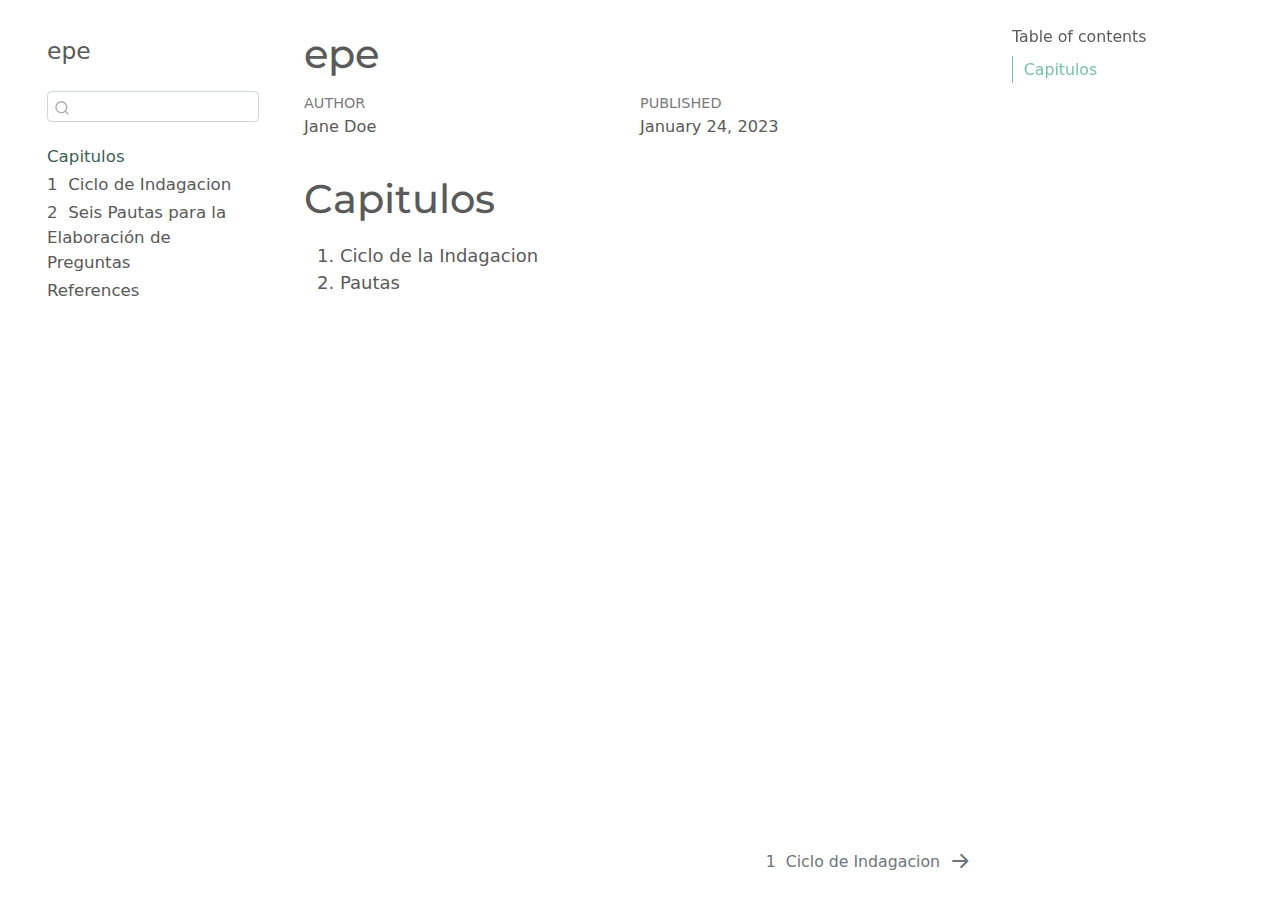
<file: _book/index.html>
<!DOCTYPE html>
<html xmlns="http://www.w3.org/1999/xhtml" lang="en" xml:lang="en"><head>

<meta charset="utf-8">
<meta name="generator" content="quarto-1.2.269">

<meta name="viewport" content="width=device-width, initial-scale=1.0, user-scalable=yes">

<meta name="author" content="Jane Doe">
<meta name="dcterms.date" content="2023-01-24">

<title>epe</title>
<style>
code{white-space: pre-wrap;}
span.smallcaps{font-variant: small-caps;}
div.columns{display: flex; gap: min(4vw, 1.5em);}
div.column{flex: auto; overflow-x: auto;}
div.hanging-indent{margin-left: 1.5em; text-indent: -1.5em;}
ul.task-list{list-style: none;}
ul.task-list li input[type="checkbox"] {
  width: 0.8em;
  margin: 0 0.8em 0.2em -1.6em;
  vertical-align: middle;
}
</style>


<script src="site_libs/quarto-nav/quarto-nav.js"></script>
<script src="site_libs/quarto-nav/headroom.min.js"></script>
<script src="site_libs/clipboard/clipboard.min.js"></script>
<script src="site_libs/quarto-search/autocomplete.umd.js"></script>
<script src="site_libs/quarto-search/fuse.min.js"></script>
<script src="site_libs/quarto-search/quarto-search.js"></script>
<meta name="quarto:offset" content="./">
<link href="./ciclo_indagacion.html" rel="next">
<script src="site_libs/quarto-html/quarto.js"></script>
<script src="site_libs/quarto-html/popper.min.js"></script>
<script src="site_libs/quarto-html/tippy.umd.min.js"></script>
<script src="site_libs/quarto-html/anchor.min.js"></script>
<link href="site_libs/quarto-html/tippy.css" rel="stylesheet">
<link href="site_libs/quarto-html/quarto-syntax-highlighting.css" rel="stylesheet" id="quarto-text-highlighting-styles">
<script src="site_libs/bootstrap/bootstrap.min.js"></script>
<link href="site_libs/bootstrap/bootstrap-icons.css" rel="stylesheet">
<link href="site_libs/bootstrap/bootstrap.min.css" rel="stylesheet" id="quarto-bootstrap" data-mode="light">
<script id="quarto-search-options" type="application/json">{
  "location": "sidebar",
  "copy-button": false,
  "collapse-after": 3,
  "panel-placement": "start",
  "type": "textbox",
  "limit": 20,
  "language": {
    "search-no-results-text": "No results",
    "search-matching-documents-text": "matching documents",
    "search-copy-link-title": "Copy link to search",
    "search-hide-matches-text": "Hide additional matches",
    "search-more-match-text": "more match in this document",
    "search-more-matches-text": "more matches in this document",
    "search-clear-button-title": "Clear",
    "search-detached-cancel-button-title": "Cancel",
    "search-submit-button-title": "Submit"
  }
}</script>


</head>

<body class="nav-sidebar floating">

<div id="quarto-search-results"></div>
  <header id="quarto-header" class="headroom fixed-top">
  <nav class="quarto-secondary-nav" data-bs-toggle="collapse" data-bs-target="#quarto-sidebar" aria-controls="quarto-sidebar" aria-expanded="false" aria-label="Toggle sidebar navigation" onclick="if (window.quartoToggleHeadroom) { window.quartoToggleHeadroom(); }">
    <div class="container-fluid d-flex justify-content-between">
      <h1 class="quarto-secondary-nav-title">epe</h1>
      <button type="button" class="quarto-btn-toggle btn" aria-label="Show secondary navigation">
        <i class="bi bi-chevron-right"></i>
      </button>
    </div>
  </nav>
</header>
<!-- content -->
<div id="quarto-content" class="quarto-container page-columns page-rows-contents page-layout-article">
<!-- sidebar -->
  <nav id="quarto-sidebar" class="sidebar collapse sidebar-navigation floating overflow-auto">
    <div class="pt-lg-2 mt-2 text-left sidebar-header">
    <div class="sidebar-title mb-0 py-0">
      <a href="./">epe</a> 
    </div>
      </div>
      <div class="mt-2 flex-shrink-0 align-items-center">
        <div class="sidebar-search">
        <div id="quarto-search" class="" title="Search"></div>
        </div>
      </div>
    <div class="sidebar-menu-container"> 
    <ul class="list-unstyled mt-1">
        <li class="sidebar-item">
  <div class="sidebar-item-container"> 
  <a href="./index.html" class="sidebar-item-text sidebar-link active">Capitulos</a>
  </div>
</li>
        <li class="sidebar-item">
  <div class="sidebar-item-container"> 
  <a href="./ciclo_indagacion.html" class="sidebar-item-text sidebar-link"><span class="chapter-number">1</span>&nbsp; <span class="chapter-title">Ciclo de Indagacion</span></a>
  </div>
</li>
        <li class="sidebar-item">
  <div class="sidebar-item-container"> 
  <a href="./pautas_preguntas.html" class="sidebar-item-text sidebar-link"><span class="chapter-number">2</span>&nbsp; <span class="chapter-title">Seis Pautas para la Elaboración de Preguntas</span></a>
  </div>
</li>
        <li class="sidebar-item">
  <div class="sidebar-item-container"> 
  <a href="./references.html" class="sidebar-item-text sidebar-link">References</a>
  </div>
</li>
    </ul>
    </div>
</nav>
<!-- margin-sidebar -->
    <div id="quarto-margin-sidebar" class="sidebar margin-sidebar">
        <nav id="TOC" role="doc-toc" class="toc-active">
    <h2 id="toc-title">Table of contents</h2>
   
  <ul>
  <li><a href="#capitulos" id="toc-capitulos" class="nav-link active" data-scroll-target="#capitulos">Capitulos</a></li>
  </ul>
</nav>
    </div>
<!-- main -->
<main class="content" id="quarto-document-content">

<header id="title-block-header" class="quarto-title-block default">
<div class="quarto-title">
<h1 class="title d-none d-lg-block">epe</h1>
</div>



<div class="quarto-title-meta">

    <div>
    <div class="quarto-title-meta-heading">Author</div>
    <div class="quarto-title-meta-contents">
             <p>Jane Doe </p>
          </div>
  </div>
    
    <div>
    <div class="quarto-title-meta-heading">Published</div>
    <div class="quarto-title-meta-contents">
      <p class="date">January 24, 2023</p>
    </div>
  </div>
  
    
  </div>
  

</header>

<section id="capitulos" class="level1 unnumbered">
<h1 class="unnumbered">Capitulos</h1>
<ol type="1">
<li>Ciclo de la Indagacion</li>
<li>Pautas</li>
</ol>


</section>

</main> <!-- /main -->
<script id="quarto-html-after-body" type="application/javascript">
window.document.addEventListener("DOMContentLoaded", function (event) {
  const toggleBodyColorMode = (bsSheetEl) => {
    const mode = bsSheetEl.getAttribute("data-mode");
    const bodyEl = window.document.querySelector("body");
    if (mode === "dark") {
      bodyEl.classList.add("quarto-dark");
      bodyEl.classList.remove("quarto-light");
    } else {
      bodyEl.classList.add("quarto-light");
      bodyEl.classList.remove("quarto-dark");
    }
  }
  const toggleBodyColorPrimary = () => {
    const bsSheetEl = window.document.querySelector("link#quarto-bootstrap");
    if (bsSheetEl) {
      toggleBodyColorMode(bsSheetEl);
    }
  }
  toggleBodyColorPrimary();  
  const icon = "";
  const anchorJS = new window.AnchorJS();
  anchorJS.options = {
    placement: 'right',
    icon: icon
  };
  anchorJS.add('.anchored');
  const clipboard = new window.ClipboardJS('.code-copy-button', {
    target: function(trigger) {
      return trigger.previousElementSibling;
    }
  });
  clipboard.on('success', function(e) {
    // button target
    const button = e.trigger;
    // don't keep focus
    button.blur();
    // flash "checked"
    button.classList.add('code-copy-button-checked');
    var currentTitle = button.getAttribute("title");
    button.setAttribute("title", "Copied!");
    let tooltip;
    if (window.bootstrap) {
      button.setAttribute("data-bs-toggle", "tooltip");
      button.setAttribute("data-bs-placement", "left");
      button.setAttribute("data-bs-title", "Copied!");
      tooltip = new bootstrap.Tooltip(button, 
        { trigger: "manual", 
          customClass: "code-copy-button-tooltip",
          offset: [0, -8]});
      tooltip.show();    
    }
    setTimeout(function() {
      if (tooltip) {
        tooltip.hide();
        button.removeAttribute("data-bs-title");
        button.removeAttribute("data-bs-toggle");
        button.removeAttribute("data-bs-placement");
      }
      button.setAttribute("title", currentTitle);
      button.classList.remove('code-copy-button-checked');
    }, 1000);
    // clear code selection
    e.clearSelection();
  });
  function tippyHover(el, contentFn) {
    const config = {
      allowHTML: true,
      content: contentFn,
      maxWidth: 500,
      delay: 100,
      arrow: false,
      appendTo: function(el) {
          return el.parentElement;
      },
      interactive: true,
      interactiveBorder: 10,
      theme: 'quarto',
      placement: 'bottom-start'
    };
    window.tippy(el, config); 
  }
  const noterefs = window.document.querySelectorAll('a[role="doc-noteref"]');
  for (var i=0; i<noterefs.length; i++) {
    const ref = noterefs[i];
    tippyHover(ref, function() {
      // use id or data attribute instead here
      let href = ref.getAttribute('data-footnote-href') || ref.getAttribute('href');
      try { href = new URL(href).hash; } catch {}
      const id = href.replace(/^#\/?/, "");
      const note = window.document.getElementById(id);
      return note.innerHTML;
    });
  }
  const findCites = (el) => {
    const parentEl = el.parentElement;
    if (parentEl) {
      const cites = parentEl.dataset.cites;
      if (cites) {
        return {
          el,
          cites: cites.split(' ')
        };
      } else {
        return findCites(el.parentElement)
      }
    } else {
      return undefined;
    }
  };
  var bibliorefs = window.document.querySelectorAll('a[role="doc-biblioref"]');
  for (var i=0; i<bibliorefs.length; i++) {
    const ref = bibliorefs[i];
    const citeInfo = findCites(ref);
    if (citeInfo) {
      tippyHover(citeInfo.el, function() {
        var popup = window.document.createElement('div');
        citeInfo.cites.forEach(function(cite) {
          var citeDiv = window.document.createElement('div');
          citeDiv.classList.add('hanging-indent');
          citeDiv.classList.add('csl-entry');
          var biblioDiv = window.document.getElementById('ref-' + cite);
          if (biblioDiv) {
            citeDiv.innerHTML = biblioDiv.innerHTML;
          }
          popup.appendChild(citeDiv);
        });
        return popup.innerHTML;
      });
    }
  }
});
</script>
<nav class="page-navigation">
  <div class="nav-page nav-page-previous">
  </div>
  <div class="nav-page nav-page-next">
      <a href="./ciclo_indagacion.html" class="pagination-link">
        <span class="nav-page-text"><span class="chapter-number">1</span>&nbsp; <span class="chapter-title">Ciclo de Indagacion</span></span> <i class="bi bi-arrow-right-short"></i>
      </a>
  </div>
</nav>
</div> <!-- /content -->



</body></html>
</file>
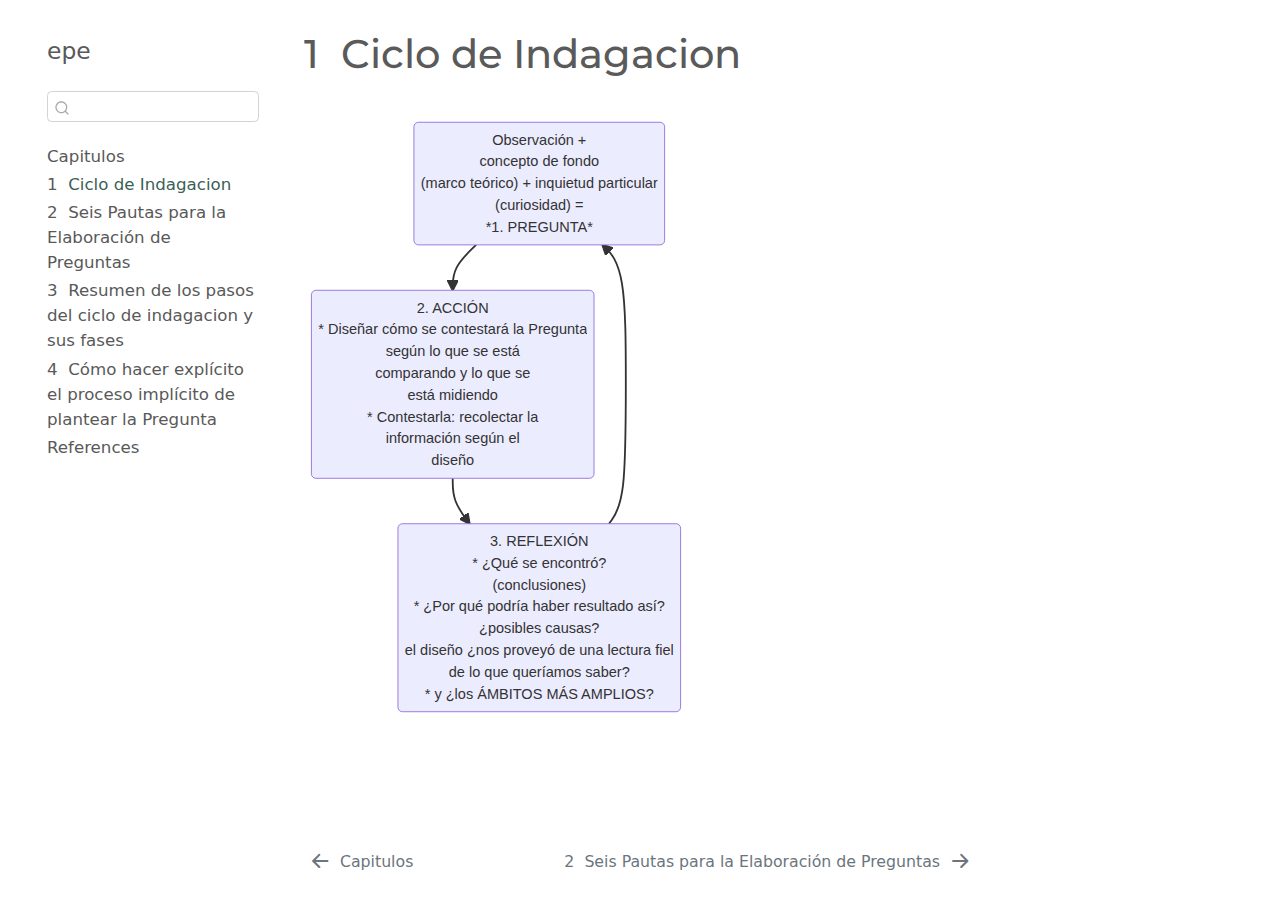
<file: _book/ciclo_indagacion.html>
<!DOCTYPE html>
<html xmlns="http://www.w3.org/1999/xhtml" lang="en" xml:lang="en"><head>

<meta charset="utf-8">
<meta name="generator" content="quarto-1.2.269">

<meta name="viewport" content="width=device-width, initial-scale=1.0, user-scalable=yes">


<title>epe - 1&nbsp; Ciclo de Indagacion</title>
<style>
code{white-space: pre-wrap;}
span.smallcaps{font-variant: small-caps;}
div.columns{display: flex; gap: min(4vw, 1.5em);}
div.column{flex: auto; overflow-x: auto;}
div.hanging-indent{margin-left: 1.5em; text-indent: -1.5em;}
ul.task-list{list-style: none;}
ul.task-list li input[type="checkbox"] {
  width: 0.8em;
  margin: 0 0.8em 0.2em -1.6em;
  vertical-align: middle;
}
</style>


<script src="site_libs/quarto-nav/quarto-nav.js"></script>
<script src="site_libs/quarto-nav/headroom.min.js"></script>
<script src="site_libs/clipboard/clipboard.min.js"></script>
<script src="site_libs/quarto-search/autocomplete.umd.js"></script>
<script src="site_libs/quarto-search/fuse.min.js"></script>
<script src="site_libs/quarto-search/quarto-search.js"></script>
<meta name="quarto:offset" content="./">
<link href="./pautas_preguntas.html" rel="next">
<link href="./index.html" rel="prev">
<script src="site_libs/quarto-html/quarto.js"></script>
<script src="site_libs/quarto-html/popper.min.js"></script>
<script src="site_libs/quarto-html/tippy.umd.min.js"></script>
<script src="site_libs/quarto-html/anchor.min.js"></script>
<link href="site_libs/quarto-html/tippy.css" rel="stylesheet">
<link href="site_libs/quarto-html/quarto-syntax-highlighting.css" rel="stylesheet" id="quarto-text-highlighting-styles">
<script src="site_libs/bootstrap/bootstrap.min.js"></script>
<link href="site_libs/bootstrap/bootstrap-icons.css" rel="stylesheet">
<link href="site_libs/bootstrap/bootstrap.min.css" rel="stylesheet" id="quarto-bootstrap" data-mode="light">
<script id="quarto-search-options" type="application/json">{
  "location": "sidebar",
  "copy-button": false,
  "collapse-after": 3,
  "panel-placement": "start",
  "type": "textbox",
  "limit": 20,
  "language": {
    "search-no-results-text": "No results",
    "search-matching-documents-text": "matching documents",
    "search-copy-link-title": "Copy link to search",
    "search-hide-matches-text": "Hide additional matches",
    "search-more-match-text": "more match in this document",
    "search-more-matches-text": "more matches in this document",
    "search-clear-button-title": "Clear",
    "search-detached-cancel-button-title": "Cancel",
    "search-submit-button-title": "Submit"
  }
}</script>
<script src="site_libs/quarto-diagram/mermaid.min.js"></script>
<script src="site_libs/quarto-diagram/mermaid-init.js"></script>
<link href="site_libs/quarto-diagram/mermaid.css" rel="stylesheet">


</head>

<body class="nav-sidebar floating">

<div id="quarto-search-results"></div>
  <header id="quarto-header" class="headroom fixed-top">
  <nav class="quarto-secondary-nav" data-bs-toggle="collapse" data-bs-target="#quarto-sidebar" aria-controls="quarto-sidebar" aria-expanded="false" aria-label="Toggle sidebar navigation" onclick="if (window.quartoToggleHeadroom) { window.quartoToggleHeadroom(); }">
    <div class="container-fluid d-flex justify-content-between">
      <h1 class="quarto-secondary-nav-title"><span class="chapter-number">1</span>&nbsp; <span class="chapter-title">Ciclo de Indagacion</span></h1>
      <button type="button" class="quarto-btn-toggle btn" aria-label="Show secondary navigation">
        <i class="bi bi-chevron-right"></i>
      </button>
    </div>
  </nav>
</header>
<!-- content -->
<div id="quarto-content" class="quarto-container page-columns page-rows-contents page-layout-article">
<!-- sidebar -->
  <nav id="quarto-sidebar" class="sidebar collapse sidebar-navigation floating overflow-auto">
    <div class="pt-lg-2 mt-2 text-left sidebar-header">
    <div class="sidebar-title mb-0 py-0">
      <a href="./">epe</a> 
    </div>
      </div>
      <div class="mt-2 flex-shrink-0 align-items-center">
        <div class="sidebar-search">
        <div id="quarto-search" class="" title="Search"></div>
        </div>
      </div>
    <div class="sidebar-menu-container"> 
    <ul class="list-unstyled mt-1">
        <li class="sidebar-item">
  <div class="sidebar-item-container"> 
  <a href="./index.html" class="sidebar-item-text sidebar-link">Capitulos</a>
  </div>
</li>
        <li class="sidebar-item">
  <div class="sidebar-item-container"> 
  <a href="./ciclo_indagacion.html" class="sidebar-item-text sidebar-link active"><span class="chapter-number">1</span>&nbsp; <span class="chapter-title">Ciclo de Indagacion</span></a>
  </div>
</li>
        <li class="sidebar-item">
  <div class="sidebar-item-container"> 
  <a href="./pautas_preguntas.html" class="sidebar-item-text sidebar-link"><span class="chapter-number">2</span>&nbsp; <span class="chapter-title">Seis Pautas para la Elaboración de Preguntas</span></a>
  </div>
</li>
        <li class="sidebar-item">
  <div class="sidebar-item-container"> 
  <a href="./resumen_pasos.html" class="sidebar-item-text sidebar-link"><span class="chapter-number">3</span>&nbsp; <span class="chapter-title">Resumen de los pasos del ciclo de indagacion y sus fases</span></a>
  </div>
</li>
        <li class="sidebar-item">
  <div class="sidebar-item-container"> 
  <a href="./proceso_pregunta.html" class="sidebar-item-text sidebar-link"><span class="chapter-number">4</span>&nbsp; <span class="chapter-title">Cómo hacer explícito el proceso implícito de plantear la Pregunta</span></a>
  </div>
</li>
        <li class="sidebar-item">
  <div class="sidebar-item-container"> 
  <a href="./references.html" class="sidebar-item-text sidebar-link">References</a>
  </div>
</li>
    </ul>
    </div>
</nav>
<!-- margin-sidebar -->
    <div id="quarto-margin-sidebar" class="sidebar margin-sidebar">
        
    </div>
<!-- main -->
<main class="content" id="quarto-document-content">

<header id="title-block-header" class="quarto-title-block default">
<div class="quarto-title">
<h1 class="title d-none d-lg-block"><span class="chapter-number">1</span>&nbsp; <span class="chapter-title">Ciclo de Indagacion</span></h1>
</div>



<div class="quarto-title-meta">

    
  
    
  </div>
  

</header>

<div class="cell" data-fig-width="4">
<div class="cell-output-display">
<div>
<p>
</p><pre class="mermaid mermaid-js" data-tooltip-selector="#mermaid-tooltip-1">flowchart TB
A("Observación +\n concepto de fondo \n (marco teórico) + inquietud particular \n (curiosidad) = \n *1. PREGUNTA*")

B("2. ACCIÓN
* Diseñar cómo se contestará la Pregunta\n según lo que se está\n comparando y lo que se\n está midiendo
* Contestarla: recolectar la\n información según el\n diseño")

C("3. REFLEXIÓN
* ¿Qué se encontró?\n (conclusiones)
* ¿Por qué podría haber resultado así?\n ¿posibles causas?\n el diseño ¿nos proveyó de una lectura fiel\n de lo que queríamos saber?
* y ¿los ÁMBITOS MÁS AMPLIOS?")

A--&gt;B
B--&gt;C
C--&gt;A
</pre>
<div id="mermaid-tooltip-1" class="mermaidTooltip">

</div>
<p></p>
</div>
</div>
</div>



</main> <!-- /main -->
<script id="quarto-html-after-body" type="application/javascript">
window.document.addEventListener("DOMContentLoaded", function (event) {
  const toggleBodyColorMode = (bsSheetEl) => {
    const mode = bsSheetEl.getAttribute("data-mode");
    const bodyEl = window.document.querySelector("body");
    if (mode === "dark") {
      bodyEl.classList.add("quarto-dark");
      bodyEl.classList.remove("quarto-light");
    } else {
      bodyEl.classList.add("quarto-light");
      bodyEl.classList.remove("quarto-dark");
    }
  }
  const toggleBodyColorPrimary = () => {
    const bsSheetEl = window.document.querySelector("link#quarto-bootstrap");
    if (bsSheetEl) {
      toggleBodyColorMode(bsSheetEl);
    }
  }
  toggleBodyColorPrimary();  
  const icon = "";
  const anchorJS = new window.AnchorJS();
  anchorJS.options = {
    placement: 'right',
    icon: icon
  };
  anchorJS.add('.anchored');
  const clipboard = new window.ClipboardJS('.code-copy-button', {
    target: function(trigger) {
      return trigger.previousElementSibling;
    }
  });
  clipboard.on('success', function(e) {
    // button target
    const button = e.trigger;
    // don't keep focus
    button.blur();
    // flash "checked"
    button.classList.add('code-copy-button-checked');
    var currentTitle = button.getAttribute("title");
    button.setAttribute("title", "Copied!");
    let tooltip;
    if (window.bootstrap) {
      button.setAttribute("data-bs-toggle", "tooltip");
      button.setAttribute("data-bs-placement", "left");
      button.setAttribute("data-bs-title", "Copied!");
      tooltip = new bootstrap.Tooltip(button, 
        { trigger: "manual", 
          customClass: "code-copy-button-tooltip",
          offset: [0, -8]});
      tooltip.show();    
    }
    setTimeout(function() {
      if (tooltip) {
        tooltip.hide();
        button.removeAttribute("data-bs-title");
        button.removeAttribute("data-bs-toggle");
        button.removeAttribute("data-bs-placement");
      }
      button.setAttribute("title", currentTitle);
      button.classList.remove('code-copy-button-checked');
    }, 1000);
    // clear code selection
    e.clearSelection();
  });
  function tippyHover(el, contentFn) {
    const config = {
      allowHTML: true,
      content: contentFn,
      maxWidth: 500,
      delay: 100,
      arrow: false,
      appendTo: function(el) {
          return el.parentElement;
      },
      interactive: true,
      interactiveBorder: 10,
      theme: 'quarto',
      placement: 'bottom-start'
    };
    window.tippy(el, config); 
  }
  const noterefs = window.document.querySelectorAll('a[role="doc-noteref"]');
  for (var i=0; i<noterefs.length; i++) {
    const ref = noterefs[i];
    tippyHover(ref, function() {
      // use id or data attribute instead here
      let href = ref.getAttribute('data-footnote-href') || ref.getAttribute('href');
      try { href = new URL(href).hash; } catch {}
      const id = href.replace(/^#\/?/, "");
      const note = window.document.getElementById(id);
      return note.innerHTML;
    });
  }
  const findCites = (el) => {
    const parentEl = el.parentElement;
    if (parentEl) {
      const cites = parentEl.dataset.cites;
      if (cites) {
        return {
          el,
          cites: cites.split(' ')
        };
      } else {
        return findCites(el.parentElement)
      }
    } else {
      return undefined;
    }
  };
  var bibliorefs = window.document.querySelectorAll('a[role="doc-biblioref"]');
  for (var i=0; i<bibliorefs.length; i++) {
    const ref = bibliorefs[i];
    const citeInfo = findCites(ref);
    if (citeInfo) {
      tippyHover(citeInfo.el, function() {
        var popup = window.document.createElement('div');
        citeInfo.cites.forEach(function(cite) {
          var citeDiv = window.document.createElement('div');
          citeDiv.classList.add('hanging-indent');
          citeDiv.classList.add('csl-entry');
          var biblioDiv = window.document.getElementById('ref-' + cite);
          if (biblioDiv) {
            citeDiv.innerHTML = biblioDiv.innerHTML;
          }
          popup.appendChild(citeDiv);
        });
        return popup.innerHTML;
      });
    }
  }
});
</script>
<nav class="page-navigation">
  <div class="nav-page nav-page-previous">
      <a href="./index.html" class="pagination-link">
        <i class="bi bi-arrow-left-short"></i> <span class="nav-page-text">Capitulos</span>
      </a>          
  </div>
  <div class="nav-page nav-page-next">
      <a href="./pautas_preguntas.html" class="pagination-link">
        <span class="nav-page-text"><span class="chapter-number">2</span>&nbsp; <span class="chapter-title">Seis Pautas para la Elaboración de Preguntas</span></span> <i class="bi bi-arrow-right-short"></i>
      </a>
  </div>
</nav>
</div> <!-- /content -->



</body></html>
</file>
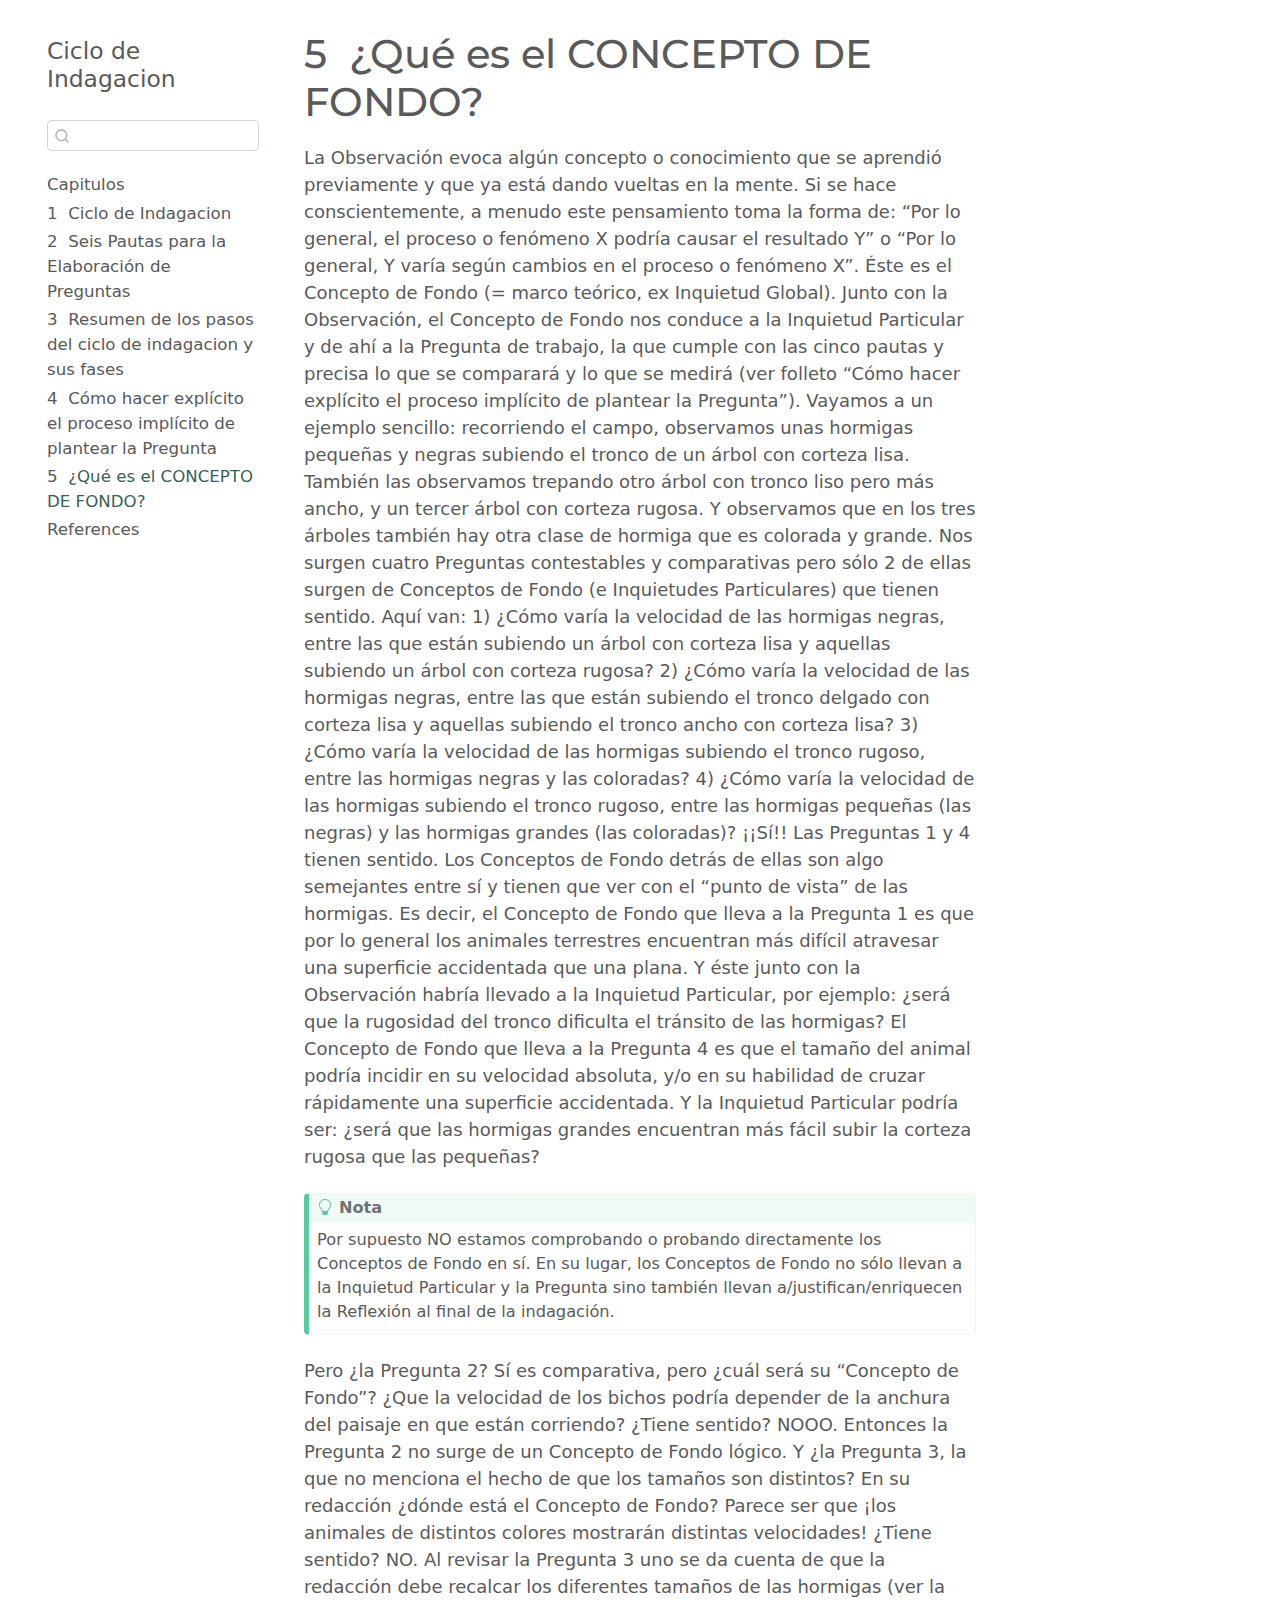
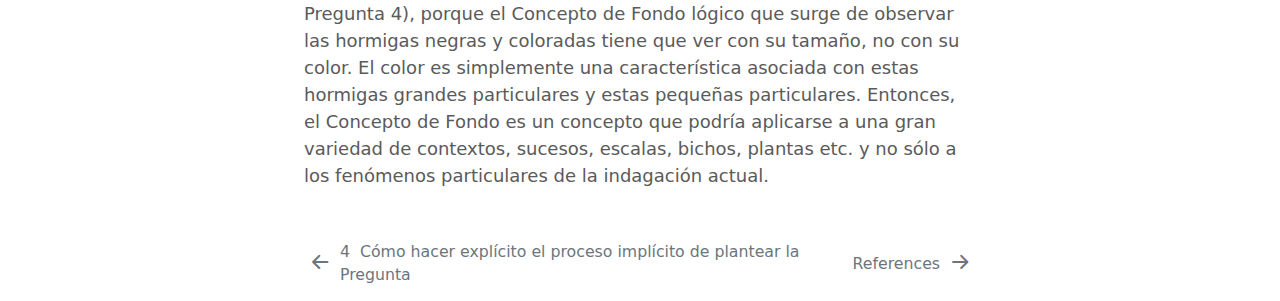
<file: _book/concepto_fondo.html>
<!DOCTYPE html>
<html xmlns="http://www.w3.org/1999/xhtml" lang="en" xml:lang="en"><head>

<meta charset="utf-8">
<meta name="generator" content="quarto-1.2.269">

<meta name="viewport" content="width=device-width, initial-scale=1.0, user-scalable=yes">


<title>Ciclo de Indagacion - 5&nbsp; ¿Qué es el CONCEPTO DE FONDO?</title>
<style>
code{white-space: pre-wrap;}
span.smallcaps{font-variant: small-caps;}
div.columns{display: flex; gap: min(4vw, 1.5em);}
div.column{flex: auto; overflow-x: auto;}
div.hanging-indent{margin-left: 1.5em; text-indent: -1.5em;}
ul.task-list{list-style: none;}
ul.task-list li input[type="checkbox"] {
  width: 0.8em;
  margin: 0 0.8em 0.2em -1.6em;
  vertical-align: middle;
}
</style>


<script src="site_libs/quarto-nav/quarto-nav.js"></script>
<script src="site_libs/quarto-nav/headroom.min.js"></script>
<script src="site_libs/clipboard/clipboard.min.js"></script>
<script src="site_libs/quarto-search/autocomplete.umd.js"></script>
<script src="site_libs/quarto-search/fuse.min.js"></script>
<script src="site_libs/quarto-search/quarto-search.js"></script>
<meta name="quarto:offset" content="./">
<link href="./references.html" rel="next">
<link href="./proceso_pregunta.html" rel="prev">
<script src="site_libs/quarto-html/quarto.js"></script>
<script src="site_libs/quarto-html/popper.min.js"></script>
<script src="site_libs/quarto-html/tippy.umd.min.js"></script>
<script src="site_libs/quarto-html/anchor.min.js"></script>
<link href="site_libs/quarto-html/tippy.css" rel="stylesheet">
<link href="site_libs/quarto-html/quarto-syntax-highlighting.css" rel="stylesheet" id="quarto-text-highlighting-styles">
<script src="site_libs/bootstrap/bootstrap.min.js"></script>
<link href="site_libs/bootstrap/bootstrap-icons.css" rel="stylesheet">
<link href="site_libs/bootstrap/bootstrap.min.css" rel="stylesheet" id="quarto-bootstrap" data-mode="light">
<script id="quarto-search-options" type="application/json">{
  "location": "sidebar",
  "copy-button": false,
  "collapse-after": 3,
  "panel-placement": "start",
  "type": "textbox",
  "limit": 20,
  "language": {
    "search-no-results-text": "No results",
    "search-matching-documents-text": "matching documents",
    "search-copy-link-title": "Copy link to search",
    "search-hide-matches-text": "Hide additional matches",
    "search-more-match-text": "more match in this document",
    "search-more-matches-text": "more matches in this document",
    "search-clear-button-title": "Clear",
    "search-detached-cancel-button-title": "Cancel",
    "search-submit-button-title": "Submit"
  }
}</script>


</head>

<body class="nav-sidebar floating">

<div id="quarto-search-results"></div>
  <header id="quarto-header" class="headroom fixed-top">
  <nav class="quarto-secondary-nav" data-bs-toggle="collapse" data-bs-target="#quarto-sidebar" aria-controls="quarto-sidebar" aria-expanded="false" aria-label="Toggle sidebar navigation" onclick="if (window.quartoToggleHeadroom) { window.quartoToggleHeadroom(); }">
    <div class="container-fluid d-flex justify-content-between">
      <h1 class="quarto-secondary-nav-title"><span class="chapter-number">5</span>&nbsp; <span class="chapter-title">¿Qué es el CONCEPTO DE FONDO?</span></h1>
      <button type="button" class="quarto-btn-toggle btn" aria-label="Show secondary navigation">
        <i class="bi bi-chevron-right"></i>
      </button>
    </div>
  </nav>
</header>
<!-- content -->
<div id="quarto-content" class="quarto-container page-columns page-rows-contents page-layout-article">
<!-- sidebar -->
  <nav id="quarto-sidebar" class="sidebar collapse sidebar-navigation floating overflow-auto">
    <div class="pt-lg-2 mt-2 text-left sidebar-header">
    <div class="sidebar-title mb-0 py-0">
      <a href="./">Ciclo de Indagacion</a> 
    </div>
      </div>
      <div class="mt-2 flex-shrink-0 align-items-center">
        <div class="sidebar-search">
        <div id="quarto-search" class="" title="Search"></div>
        </div>
      </div>
    <div class="sidebar-menu-container"> 
    <ul class="list-unstyled mt-1">
        <li class="sidebar-item">
  <div class="sidebar-item-container"> 
  <a href="./index.html" class="sidebar-item-text sidebar-link">Capitulos</a>
  </div>
</li>
        <li class="sidebar-item">
  <div class="sidebar-item-container"> 
  <a href="./ciclo_indagacion.html" class="sidebar-item-text sidebar-link"><span class="chapter-number">1</span>&nbsp; <span class="chapter-title">Ciclo de Indagacion</span></a>
  </div>
</li>
        <li class="sidebar-item">
  <div class="sidebar-item-container"> 
  <a href="./pautas_preguntas.html" class="sidebar-item-text sidebar-link"><span class="chapter-number">2</span>&nbsp; <span class="chapter-title">Seis Pautas para la Elaboración de Preguntas</span></a>
  </div>
</li>
        <li class="sidebar-item">
  <div class="sidebar-item-container"> 
  <a href="./resumen_pasos.html" class="sidebar-item-text sidebar-link"><span class="chapter-number">3</span>&nbsp; <span class="chapter-title">Resumen de los pasos del ciclo de indagacion y sus fases</span></a>
  </div>
</li>
        <li class="sidebar-item">
  <div class="sidebar-item-container"> 
  <a href="./proceso_pregunta.html" class="sidebar-item-text sidebar-link"><span class="chapter-number">4</span>&nbsp; <span class="chapter-title">Cómo hacer explícito el proceso implícito de plantear la Pregunta</span></a>
  </div>
</li>
        <li class="sidebar-item">
  <div class="sidebar-item-container"> 
  <a href="./concepto_fondo.html" class="sidebar-item-text sidebar-link active"><span class="chapter-number">5</span>&nbsp; <span class="chapter-title">¿Qué es el CONCEPTO DE FONDO?</span></a>
  </div>
</li>
        <li class="sidebar-item">
  <div class="sidebar-item-container"> 
  <a href="./references.html" class="sidebar-item-text sidebar-link">References</a>
  </div>
</li>
    </ul>
    </div>
</nav>
<!-- margin-sidebar -->
    <div id="quarto-margin-sidebar" class="sidebar margin-sidebar">
        
    </div>
<!-- main -->
<main class="content" id="quarto-document-content">

<header id="title-block-header" class="quarto-title-block default">
<div class="quarto-title">
<h1 class="title d-none d-lg-block"><span class="chapter-number">5</span>&nbsp; <span class="chapter-title">¿Qué es el CONCEPTO DE FONDO?</span></h1>
</div>



<div class="quarto-title-meta">

    
  
    
  </div>
  

</header>

<p>La Observación evoca algún concepto o conocimiento que se aprendió previamente y que ya está dando vueltas en la mente. Si se hace conscientemente, a menudo este pensamiento toma la forma de: “Por lo general, el proceso o fenómeno X podría causar el resultado Y” o “Por lo general, Y varía según cambios en el proceso o fenómeno X”. Éste es el Concepto de Fondo (= marco teórico, ex Inquietud Global). Junto con la Observación, el Concepto de Fondo nos conduce a la Inquietud Particular y de ahí a la Pregunta de trabajo, la que cumple con las cinco pautas y precisa lo que se comparará y lo que se medirá (ver folleto “Cómo hacer explícito el proceso implícito de plantear la Pregunta”). Vayamos a un ejemplo sencillo: recorriendo el campo, observamos unas hormigas pequeñas y negras subiendo el tronco de un árbol con corteza lisa. También las observamos trepando otro árbol con tronco liso pero más ancho, y un tercer árbol con corteza rugosa. Y observamos que en los tres árboles también hay otra clase de hormiga que es colorada y grande. Nos surgen cuatro Preguntas contestables y comparativas pero sólo 2 de ellas surgen de Conceptos de Fondo (e Inquietudes Particulares) que tienen sentido. Aquí van: 1) ¿Cómo varía la velocidad de las hormigas negras, entre las que están subiendo un árbol con corteza lisa y aquellas subiendo un árbol con corteza rugosa? 2) ¿Cómo varía la velocidad de las hormigas negras, entre las que están subiendo el tronco delgado con corteza lisa y aquellas subiendo el tronco ancho con corteza lisa? 3) ¿Cómo varía la velocidad de las hormigas subiendo el tronco rugoso, entre las hormigas negras y las coloradas? 4) ¿Cómo varía la velocidad de las hormigas subiendo el tronco rugoso, entre las hormigas pequeñas (las negras) y las hormigas grandes (las coloradas)? ¡¡Sí!! Las Preguntas 1 y 4 tienen sentido. Los Conceptos de Fondo detrás de ellas son algo semejantes entre sí y tienen que ver con el “punto de vista” de las hormigas. Es decir, el Concepto de Fondo que lleva a la Pregunta 1 es que por lo general los animales terrestres encuentran más difícil atravesar una superficie accidentada que una plana. Y éste junto con la Observación habría llevado a la Inquietud Particular, por ejemplo: ¿será que la rugosidad del tronco dificulta el tránsito de las hormigas? El Concepto de Fondo que lleva a la Pregunta 4 es que el tamaño del animal podría incidir en su velocidad absoluta, y/o en su habilidad de cruzar rápidamente una superficie accidentada. Y la Inquietud Particular podría ser: ¿será que las hormigas grandes encuentran más fácil subir la corteza rugosa que las pequeñas?</p>
<div class="callout-tip callout callout-style-default callout-captioned">
<div class="callout-header d-flex align-content-center">
<div class="callout-icon-container">
<i class="callout-icon"></i>
</div>
<div class="callout-caption-container flex-fill">
Nota
</div>
</div>
<div class="callout-body-container callout-body">
<p>Por supuesto NO estamos comprobando o probando directamente los Conceptos de Fondo en sí. En su lugar, los Conceptos de Fondo no sólo llevan a la Inquietud Particular y la Pregunta sino también llevan a/justifican/enriquecen la Reflexión al final de la indagación.</p>
</div>
</div>
<p>Pero ¿la Pregunta 2? Sí es comparativa, pero ¿cuál será su “Concepto de Fondo”? ¿Que la velocidad de los bichos podría depender de la anchura del paisaje en que están corriendo? ¿Tiene sentido? NOOO. Entonces la Pregunta 2 no surge de un Concepto de Fondo lógico. Y ¿la Pregunta 3, la que no menciona el hecho de que los tamaños son distintos? En su redacción ¿dónde está el Concepto de Fondo? Parece ser que ¡los animales de distintos colores mostrarán distintas velocidades! ¿Tiene sentido? NO. Al revisar la Pregunta 3 uno se da cuenta de que la redacción debe recalcar los diferentes tamaños de las hormigas (ver la Pregunta 4), porque el Concepto de Fondo lógico que surge de observar las hormigas negras y coloradas tiene que ver con su tamaño, no con su color. El color es simplemente una característica asociada con estas hormigas grandes particulares y estas pequeñas particulares. Entonces, el Concepto de Fondo es un concepto que podría aplicarse a una gran variedad de contextos, sucesos, escalas, bichos, plantas etc. y no sólo a los fenómenos particulares de la indagación actual.</p>



</main> <!-- /main -->
<script id="quarto-html-after-body" type="application/javascript">
window.document.addEventListener("DOMContentLoaded", function (event) {
  const toggleBodyColorMode = (bsSheetEl) => {
    const mode = bsSheetEl.getAttribute("data-mode");
    const bodyEl = window.document.querySelector("body");
    if (mode === "dark") {
      bodyEl.classList.add("quarto-dark");
      bodyEl.classList.remove("quarto-light");
    } else {
      bodyEl.classList.add("quarto-light");
      bodyEl.classList.remove("quarto-dark");
    }
  }
  const toggleBodyColorPrimary = () => {
    const bsSheetEl = window.document.querySelector("link#quarto-bootstrap");
    if (bsSheetEl) {
      toggleBodyColorMode(bsSheetEl);
    }
  }
  toggleBodyColorPrimary();  
  const icon = "";
  const anchorJS = new window.AnchorJS();
  anchorJS.options = {
    placement: 'right',
    icon: icon
  };
  anchorJS.add('.anchored');
  const clipboard = new window.ClipboardJS('.code-copy-button', {
    target: function(trigger) {
      return trigger.previousElementSibling;
    }
  });
  clipboard.on('success', function(e) {
    // button target
    const button = e.trigger;
    // don't keep focus
    button.blur();
    // flash "checked"
    button.classList.add('code-copy-button-checked');
    var currentTitle = button.getAttribute("title");
    button.setAttribute("title", "Copied!");
    let tooltip;
    if (window.bootstrap) {
      button.setAttribute("data-bs-toggle", "tooltip");
      button.setAttribute("data-bs-placement", "left");
      button.setAttribute("data-bs-title", "Copied!");
      tooltip = new bootstrap.Tooltip(button, 
        { trigger: "manual", 
          customClass: "code-copy-button-tooltip",
          offset: [0, -8]});
      tooltip.show();    
    }
    setTimeout(function() {
      if (tooltip) {
        tooltip.hide();
        button.removeAttribute("data-bs-title");
        button.removeAttribute("data-bs-toggle");
        button.removeAttribute("data-bs-placement");
      }
      button.setAttribute("title", currentTitle);
      button.classList.remove('code-copy-button-checked');
    }, 1000);
    // clear code selection
    e.clearSelection();
  });
  function tippyHover(el, contentFn) {
    const config = {
      allowHTML: true,
      content: contentFn,
      maxWidth: 500,
      delay: 100,
      arrow: false,
      appendTo: function(el) {
          return el.parentElement;
      },
      interactive: true,
      interactiveBorder: 10,
      theme: 'quarto',
      placement: 'bottom-start'
    };
    window.tippy(el, config); 
  }
  const noterefs = window.document.querySelectorAll('a[role="doc-noteref"]');
  for (var i=0; i<noterefs.length; i++) {
    const ref = noterefs[i];
    tippyHover(ref, function() {
      // use id or data attribute instead here
      let href = ref.getAttribute('data-footnote-href') || ref.getAttribute('href');
      try { href = new URL(href).hash; } catch {}
      const id = href.replace(/^#\/?/, "");
      const note = window.document.getElementById(id);
      return note.innerHTML;
    });
  }
  const findCites = (el) => {
    const parentEl = el.parentElement;
    if (parentEl) {
      const cites = parentEl.dataset.cites;
      if (cites) {
        return {
          el,
          cites: cites.split(' ')
        };
      } else {
        return findCites(el.parentElement)
      }
    } else {
      return undefined;
    }
  };
  var bibliorefs = window.document.querySelectorAll('a[role="doc-biblioref"]');
  for (var i=0; i<bibliorefs.length; i++) {
    const ref = bibliorefs[i];
    const citeInfo = findCites(ref);
    if (citeInfo) {
      tippyHover(citeInfo.el, function() {
        var popup = window.document.createElement('div');
        citeInfo.cites.forEach(function(cite) {
          var citeDiv = window.document.createElement('div');
          citeDiv.classList.add('hanging-indent');
          citeDiv.classList.add('csl-entry');
          var biblioDiv = window.document.getElementById('ref-' + cite);
          if (biblioDiv) {
            citeDiv.innerHTML = biblioDiv.innerHTML;
          }
          popup.appendChild(citeDiv);
        });
        return popup.innerHTML;
      });
    }
  }
});
</script>
<nav class="page-navigation">
  <div class="nav-page nav-page-previous">
      <a href="./proceso_pregunta.html" class="pagination-link">
        <i class="bi bi-arrow-left-short"></i> <span class="nav-page-text"><span class="chapter-number">4</span>&nbsp; <span class="chapter-title">Cómo hacer explícito el proceso implícito de plantear la Pregunta</span></span>
      </a>          
  </div>
  <div class="nav-page nav-page-next">
      <a href="./references.html" class="pagination-link">
        <span class="nav-page-text">References</span> <i class="bi bi-arrow-right-short"></i>
      </a>
  </div>
</nav>
</div> <!-- /content -->



</body></html>
</file>
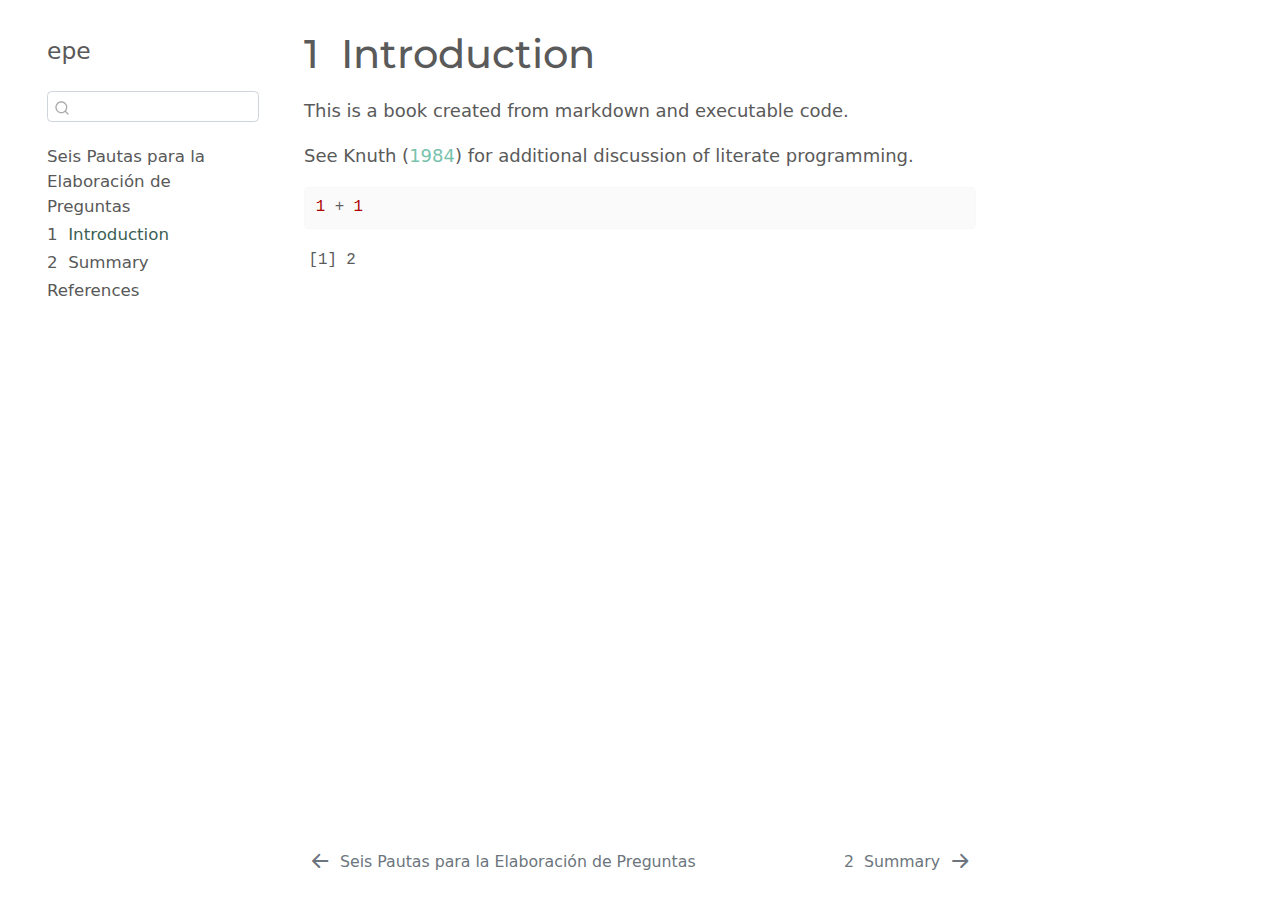
<file: _book/intro.html>
<!DOCTYPE html>
<html xmlns="http://www.w3.org/1999/xhtml" lang="en" xml:lang="en"><head>

<meta charset="utf-8">
<meta name="generator" content="quarto-1.2.269">

<meta name="viewport" content="width=device-width, initial-scale=1.0, user-scalable=yes">


<title>epe - 1&nbsp; Introduction</title>
<style>
code{white-space: pre-wrap;}
span.smallcaps{font-variant: small-caps;}
div.columns{display: flex; gap: min(4vw, 1.5em);}
div.column{flex: auto; overflow-x: auto;}
div.hanging-indent{margin-left: 1.5em; text-indent: -1.5em;}
ul.task-list{list-style: none;}
ul.task-list li input[type="checkbox"] {
  width: 0.8em;
  margin: 0 0.8em 0.2em -1.6em;
  vertical-align: middle;
}
pre > code.sourceCode { white-space: pre; position: relative; }
pre > code.sourceCode > span { display: inline-block; line-height: 1.25; }
pre > code.sourceCode > span:empty { height: 1.2em; }
.sourceCode { overflow: visible; }
code.sourceCode > span { color: inherit; text-decoration: inherit; }
div.sourceCode { margin: 1em 0; }
pre.sourceCode { margin: 0; }
@media screen {
div.sourceCode { overflow: auto; }
}
@media print {
pre > code.sourceCode { white-space: pre-wrap; }
pre > code.sourceCode > span { text-indent: -5em; padding-left: 5em; }
}
pre.numberSource code
  { counter-reset: source-line 0; }
pre.numberSource code > span
  { position: relative; left: -4em; counter-increment: source-line; }
pre.numberSource code > span > a:first-child::before
  { content: counter(source-line);
    position: relative; left: -1em; text-align: right; vertical-align: baseline;
    border: none; display: inline-block;
    -webkit-touch-callout: none; -webkit-user-select: none;
    -khtml-user-select: none; -moz-user-select: none;
    -ms-user-select: none; user-select: none;
    padding: 0 4px; width: 4em;
    color: #aaaaaa;
  }
pre.numberSource { margin-left: 3em; border-left: 1px solid #aaaaaa;  padding-left: 4px; }
div.sourceCode
  {   }
@media screen {
pre > code.sourceCode > span > a:first-child::before { text-decoration: underline; }
}
code span.al { color: #ff0000; font-weight: bold; } /* Alert */
code span.an { color: #60a0b0; font-weight: bold; font-style: italic; } /* Annotation */
code span.at { color: #7d9029; } /* Attribute */
code span.bn { color: #40a070; } /* BaseN */
code span.bu { color: #008000; } /* BuiltIn */
code span.cf { color: #007020; font-weight: bold; } /* ControlFlow */
code span.ch { color: #4070a0; } /* Char */
code span.cn { color: #880000; } /* Constant */
code span.co { color: #60a0b0; font-style: italic; } /* Comment */
code span.cv { color: #60a0b0; font-weight: bold; font-style: italic; } /* CommentVar */
code span.do { color: #ba2121; font-style: italic; } /* Documentation */
code span.dt { color: #902000; } /* DataType */
code span.dv { color: #40a070; } /* DecVal */
code span.er { color: #ff0000; font-weight: bold; } /* Error */
code span.ex { } /* Extension */
code span.fl { color: #40a070; } /* Float */
code span.fu { color: #06287e; } /* Function */
code span.im { color: #008000; font-weight: bold; } /* Import */
code span.in { color: #60a0b0; font-weight: bold; font-style: italic; } /* Information */
code span.kw { color: #007020; font-weight: bold; } /* Keyword */
code span.op { color: #666666; } /* Operator */
code span.ot { color: #007020; } /* Other */
code span.pp { color: #bc7a00; } /* Preprocessor */
code span.sc { color: #4070a0; } /* SpecialChar */
code span.ss { color: #bb6688; } /* SpecialString */
code span.st { color: #4070a0; } /* String */
code span.va { color: #19177c; } /* Variable */
code span.vs { color: #4070a0; } /* VerbatimString */
code span.wa { color: #60a0b0; font-weight: bold; font-style: italic; } /* Warning */
div.csl-bib-body { }
div.csl-entry {
  clear: both;
}
.hanging div.csl-entry {
  margin-left:2em;
  text-indent:-2em;
}
div.csl-left-margin {
  min-width:2em;
  float:left;
}
div.csl-right-inline {
  margin-left:2em;
  padding-left:1em;
}
div.csl-indent {
  margin-left: 2em;
}
</style>


<script src="site_libs/quarto-nav/quarto-nav.js"></script>
<script src="site_libs/quarto-nav/headroom.min.js"></script>
<script src="site_libs/clipboard/clipboard.min.js"></script>
<script src="site_libs/quarto-search/autocomplete.umd.js"></script>
<script src="site_libs/quarto-search/fuse.min.js"></script>
<script src="site_libs/quarto-search/quarto-search.js"></script>
<meta name="quarto:offset" content="./">
<link href="./summary.html" rel="next">
<link href="./index.html" rel="prev">
<script src="site_libs/quarto-html/quarto.js"></script>
<script src="site_libs/quarto-html/popper.min.js"></script>
<script src="site_libs/quarto-html/tippy.umd.min.js"></script>
<script src="site_libs/quarto-html/anchor.min.js"></script>
<link href="site_libs/quarto-html/tippy.css" rel="stylesheet">
<link href="site_libs/quarto-html/quarto-syntax-highlighting.css" rel="stylesheet" id="quarto-text-highlighting-styles">
<script src="site_libs/bootstrap/bootstrap.min.js"></script>
<link href="site_libs/bootstrap/bootstrap-icons.css" rel="stylesheet">
<link href="site_libs/bootstrap/bootstrap.min.css" rel="stylesheet" id="quarto-bootstrap" data-mode="light">
<script id="quarto-search-options" type="application/json">{
  "location": "sidebar",
  "copy-button": false,
  "collapse-after": 3,
  "panel-placement": "start",
  "type": "textbox",
  "limit": 20,
  "language": {
    "search-no-results-text": "No results",
    "search-matching-documents-text": "matching documents",
    "search-copy-link-title": "Copy link to search",
    "search-hide-matches-text": "Hide additional matches",
    "search-more-match-text": "more match in this document",
    "search-more-matches-text": "more matches in this document",
    "search-clear-button-title": "Clear",
    "search-detached-cancel-button-title": "Cancel",
    "search-submit-button-title": "Submit"
  }
}</script>


</head>

<body class="nav-sidebar floating">

<div id="quarto-search-results"></div>
  <header id="quarto-header" class="headroom fixed-top">
  <nav class="quarto-secondary-nav" data-bs-toggle="collapse" data-bs-target="#quarto-sidebar" aria-controls="quarto-sidebar" aria-expanded="false" aria-label="Toggle sidebar navigation" onclick="if (window.quartoToggleHeadroom) { window.quartoToggleHeadroom(); }">
    <div class="container-fluid d-flex justify-content-between">
      <h1 class="quarto-secondary-nav-title"><span class="chapter-number">1</span>&nbsp; <span class="chapter-title">Introduction</span></h1>
      <button type="button" class="quarto-btn-toggle btn" aria-label="Show secondary navigation">
        <i class="bi bi-chevron-right"></i>
      </button>
    </div>
  </nav>
</header>
<!-- content -->
<div id="quarto-content" class="quarto-container page-columns page-rows-contents page-layout-article">
<!-- sidebar -->
  <nav id="quarto-sidebar" class="sidebar collapse sidebar-navigation floating overflow-auto">
    <div class="pt-lg-2 mt-2 text-left sidebar-header">
    <div class="sidebar-title mb-0 py-0">
      <a href="./">epe</a> 
    </div>
      </div>
      <div class="mt-2 flex-shrink-0 align-items-center">
        <div class="sidebar-search">
        <div id="quarto-search" class="" title="Search"></div>
        </div>
      </div>
    <div class="sidebar-menu-container"> 
    <ul class="list-unstyled mt-1">
        <li class="sidebar-item">
  <div class="sidebar-item-container"> 
  <a href="./index.html" class="sidebar-item-text sidebar-link">Seis Pautas para la Elaboración de Preguntas</a>
  </div>
</li>
        <li class="sidebar-item">
  <div class="sidebar-item-container"> 
  <a href="./intro.html" class="sidebar-item-text sidebar-link active"><span class="chapter-number">1</span>&nbsp; <span class="chapter-title">Introduction</span></a>
  </div>
</li>
        <li class="sidebar-item">
  <div class="sidebar-item-container"> 
  <a href="./summary.html" class="sidebar-item-text sidebar-link"><span class="chapter-number">2</span>&nbsp; <span class="chapter-title">Summary</span></a>
  </div>
</li>
        <li class="sidebar-item">
  <div class="sidebar-item-container"> 
  <a href="./references.html" class="sidebar-item-text sidebar-link">References</a>
  </div>
</li>
    </ul>
    </div>
</nav>
<!-- margin-sidebar -->
    <div id="quarto-margin-sidebar" class="sidebar margin-sidebar">
        
    </div>
<!-- main -->
<main class="content" id="quarto-document-content">

<header id="title-block-header" class="quarto-title-block default">
<div class="quarto-title">
<h1 class="title d-none d-lg-block"><span class="chapter-number">1</span>&nbsp; <span class="chapter-title">Introduction</span></h1>
</div>



<div class="quarto-title-meta">

    
  
    
  </div>
  

</header>

<p>This is a book created from markdown and executable code.</p>
<p>See <span class="citation" data-cites="knuth84">Knuth (<a href="references.html#ref-knuth84" role="doc-biblioref">1984</a>)</span> for additional discussion of literate programming.</p>
<div class="cell">
<div class="sourceCode cell-code" id="cb1"><pre class="sourceCode r code-with-copy"><code class="sourceCode r"><span id="cb1-1"><a href="#cb1-1" aria-hidden="true" tabindex="-1"></a><span class="dv">1</span> <span class="sc">+</span> <span class="dv">1</span></span></code><button title="Copy to Clipboard" class="code-copy-button"><i class="bi"></i></button></pre></div>
<div class="cell-output cell-output-stdout">
<pre><code>[1] 2</code></pre>
</div>
</div>


<div id="refs" class="references csl-bib-body hanging-indent" role="doc-bibliography" style="display: none">
<div id="ref-knuth84" class="csl-entry" role="doc-biblioentry">
Knuth, Donald E. 1984. <span>“Literate Programming.”</span> <em>Comput. J.</em> 27 (2): 97–111. <a href="https://doi.org/10.1093/comjnl/27.2.97">https://doi.org/10.1093/comjnl/27.2.97</a>.
</div>
</div>

</main> <!-- /main -->
<script id="quarto-html-after-body" type="application/javascript">
window.document.addEventListener("DOMContentLoaded", function (event) {
  const toggleBodyColorMode = (bsSheetEl) => {
    const mode = bsSheetEl.getAttribute("data-mode");
    const bodyEl = window.document.querySelector("body");
    if (mode === "dark") {
      bodyEl.classList.add("quarto-dark");
      bodyEl.classList.remove("quarto-light");
    } else {
      bodyEl.classList.add("quarto-light");
      bodyEl.classList.remove("quarto-dark");
    }
  }
  const toggleBodyColorPrimary = () => {
    const bsSheetEl = window.document.querySelector("link#quarto-bootstrap");
    if (bsSheetEl) {
      toggleBodyColorMode(bsSheetEl);
    }
  }
  toggleBodyColorPrimary();  
  const icon = "";
  const anchorJS = new window.AnchorJS();
  anchorJS.options = {
    placement: 'right',
    icon: icon
  };
  anchorJS.add('.anchored');
  const clipboard = new window.ClipboardJS('.code-copy-button', {
    target: function(trigger) {
      return trigger.previousElementSibling;
    }
  });
  clipboard.on('success', function(e) {
    // button target
    const button = e.trigger;
    // don't keep focus
    button.blur();
    // flash "checked"
    button.classList.add('code-copy-button-checked');
    var currentTitle = button.getAttribute("title");
    button.setAttribute("title", "Copied!");
    let tooltip;
    if (window.bootstrap) {
      button.setAttribute("data-bs-toggle", "tooltip");
      button.setAttribute("data-bs-placement", "left");
      button.setAttribute("data-bs-title", "Copied!");
      tooltip = new bootstrap.Tooltip(button, 
        { trigger: "manual", 
          customClass: "code-copy-button-tooltip",
          offset: [0, -8]});
      tooltip.show();    
    }
    setTimeout(function() {
      if (tooltip) {
        tooltip.hide();
        button.removeAttribute("data-bs-title");
        button.removeAttribute("data-bs-toggle");
        button.removeAttribute("data-bs-placement");
      }
      button.setAttribute("title", currentTitle);
      button.classList.remove('code-copy-button-checked');
    }, 1000);
    // clear code selection
    e.clearSelection();
  });
  function tippyHover(el, contentFn) {
    const config = {
      allowHTML: true,
      content: contentFn,
      maxWidth: 500,
      delay: 100,
      arrow: false,
      appendTo: function(el) {
          return el.parentElement;
      },
      interactive: true,
      interactiveBorder: 10,
      theme: 'quarto',
      placement: 'bottom-start'
    };
    window.tippy(el, config); 
  }
  const noterefs = window.document.querySelectorAll('a[role="doc-noteref"]');
  for (var i=0; i<noterefs.length; i++) {
    const ref = noterefs[i];
    tippyHover(ref, function() {
      // use id or data attribute instead here
      let href = ref.getAttribute('data-footnote-href') || ref.getAttribute('href');
      try { href = new URL(href).hash; } catch {}
      const id = href.replace(/^#\/?/, "");
      const note = window.document.getElementById(id);
      return note.innerHTML;
    });
  }
  const findCites = (el) => {
    const parentEl = el.parentElement;
    if (parentEl) {
      const cites = parentEl.dataset.cites;
      if (cites) {
        return {
          el,
          cites: cites.split(' ')
        };
      } else {
        return findCites(el.parentElement)
      }
    } else {
      return undefined;
    }
  };
  var bibliorefs = window.document.querySelectorAll('a[role="doc-biblioref"]');
  for (var i=0; i<bibliorefs.length; i++) {
    const ref = bibliorefs[i];
    const citeInfo = findCites(ref);
    if (citeInfo) {
      tippyHover(citeInfo.el, function() {
        var popup = window.document.createElement('div');
        citeInfo.cites.forEach(function(cite) {
          var citeDiv = window.document.createElement('div');
          citeDiv.classList.add('hanging-indent');
          citeDiv.classList.add('csl-entry');
          var biblioDiv = window.document.getElementById('ref-' + cite);
          if (biblioDiv) {
            citeDiv.innerHTML = biblioDiv.innerHTML;
          }
          popup.appendChild(citeDiv);
        });
        return popup.innerHTML;
      });
    }
  }
});
</script>
<nav class="page-navigation">
  <div class="nav-page nav-page-previous">
      <a href="./index.html" class="pagination-link">
        <i class="bi bi-arrow-left-short"></i> <span class="nav-page-text">Seis Pautas para la Elaboración de Preguntas</span>
      </a>          
  </div>
  <div class="nav-page nav-page-next">
      <a href="./summary.html" class="pagination-link">
        <span class="nav-page-text"><span class="chapter-number">2</span>&nbsp; <span class="chapter-title">Summary</span></span> <i class="bi bi-arrow-right-short"></i>
      </a>
  </div>
</nav>
</div> <!-- /content -->



</body></html>
</file>
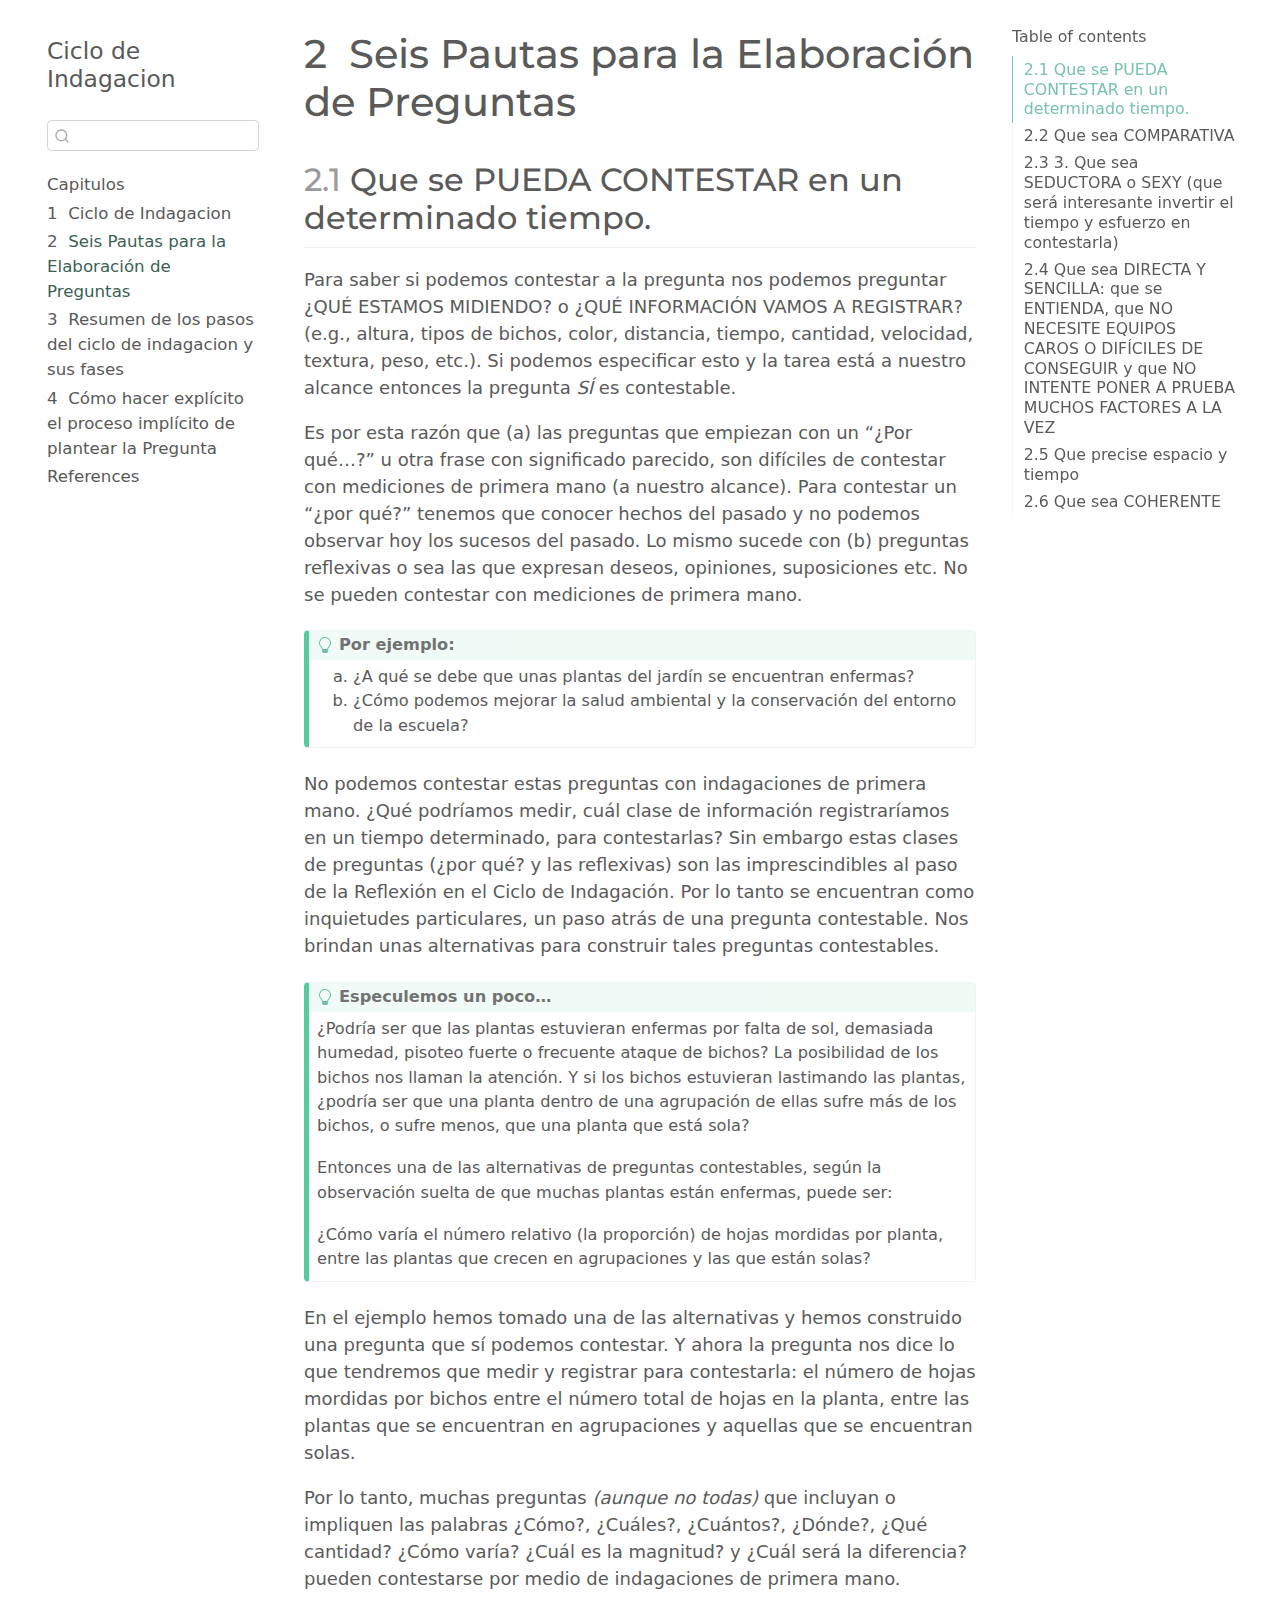
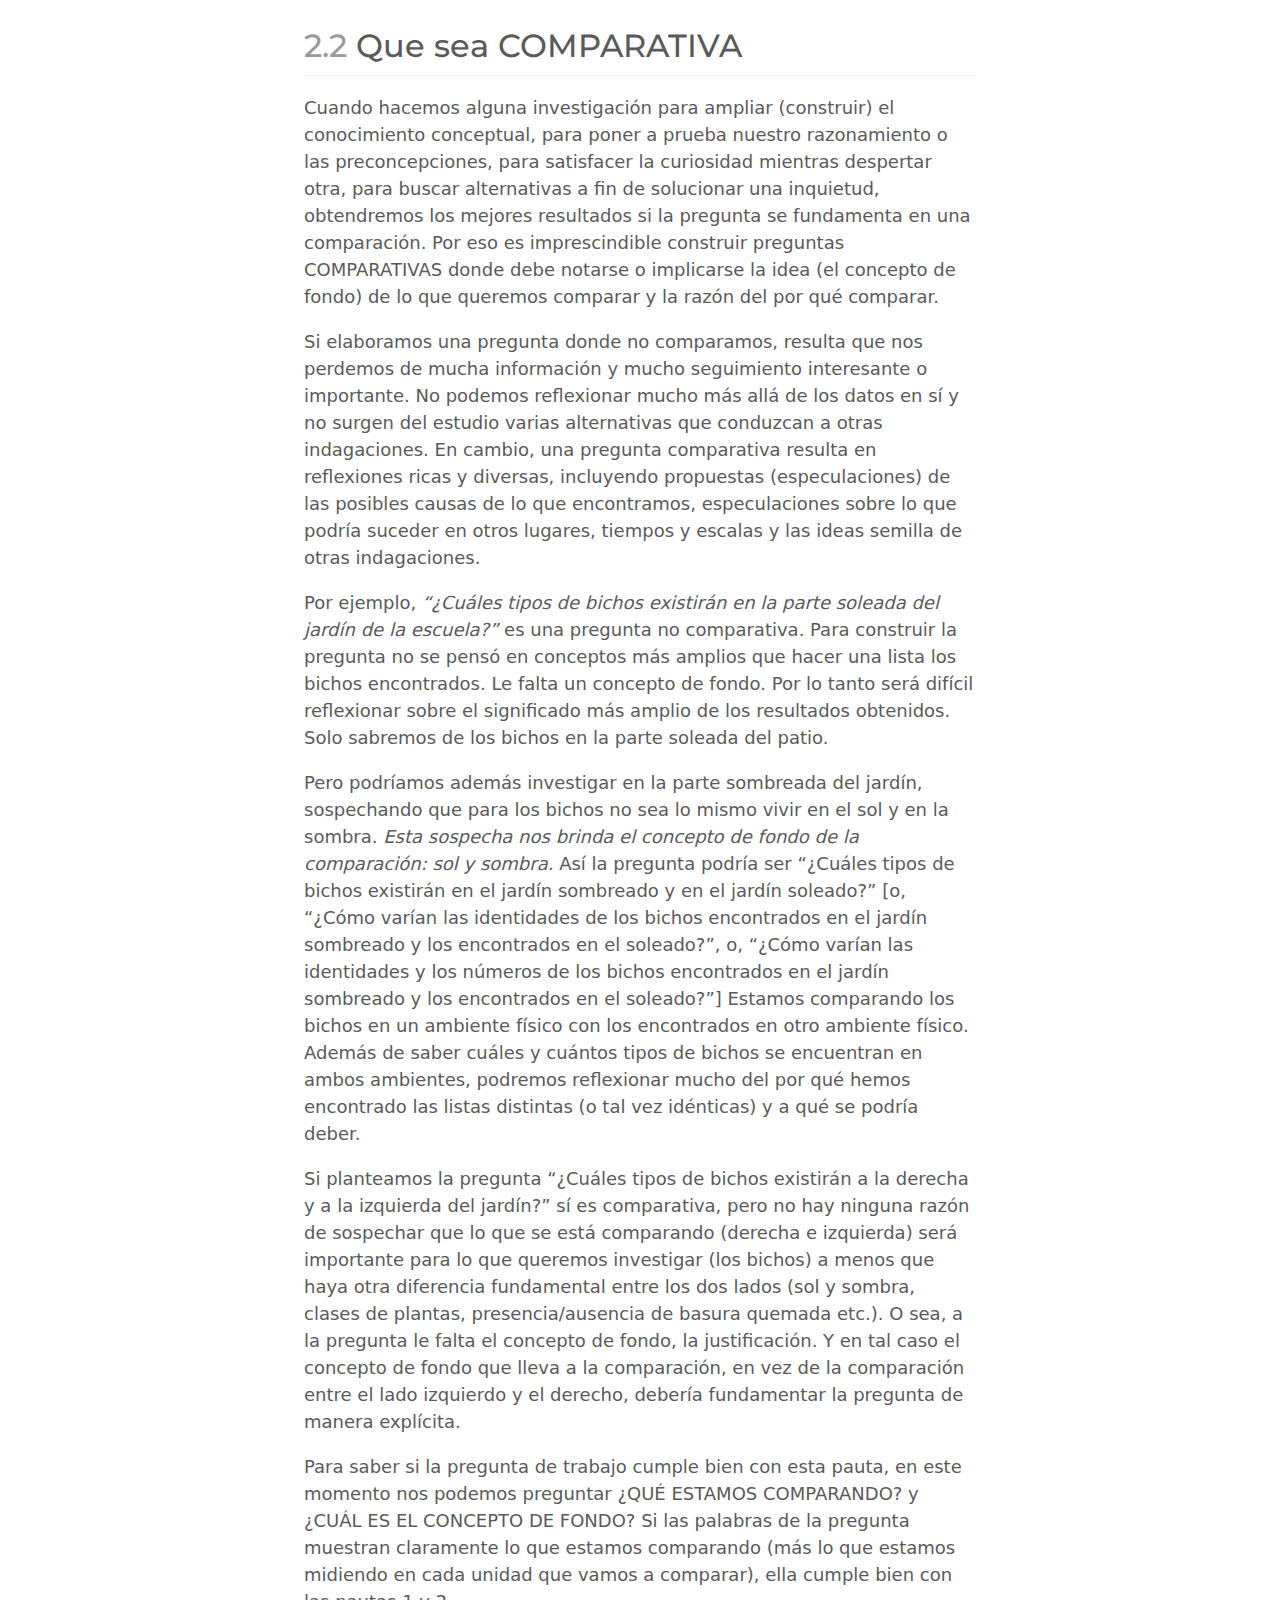
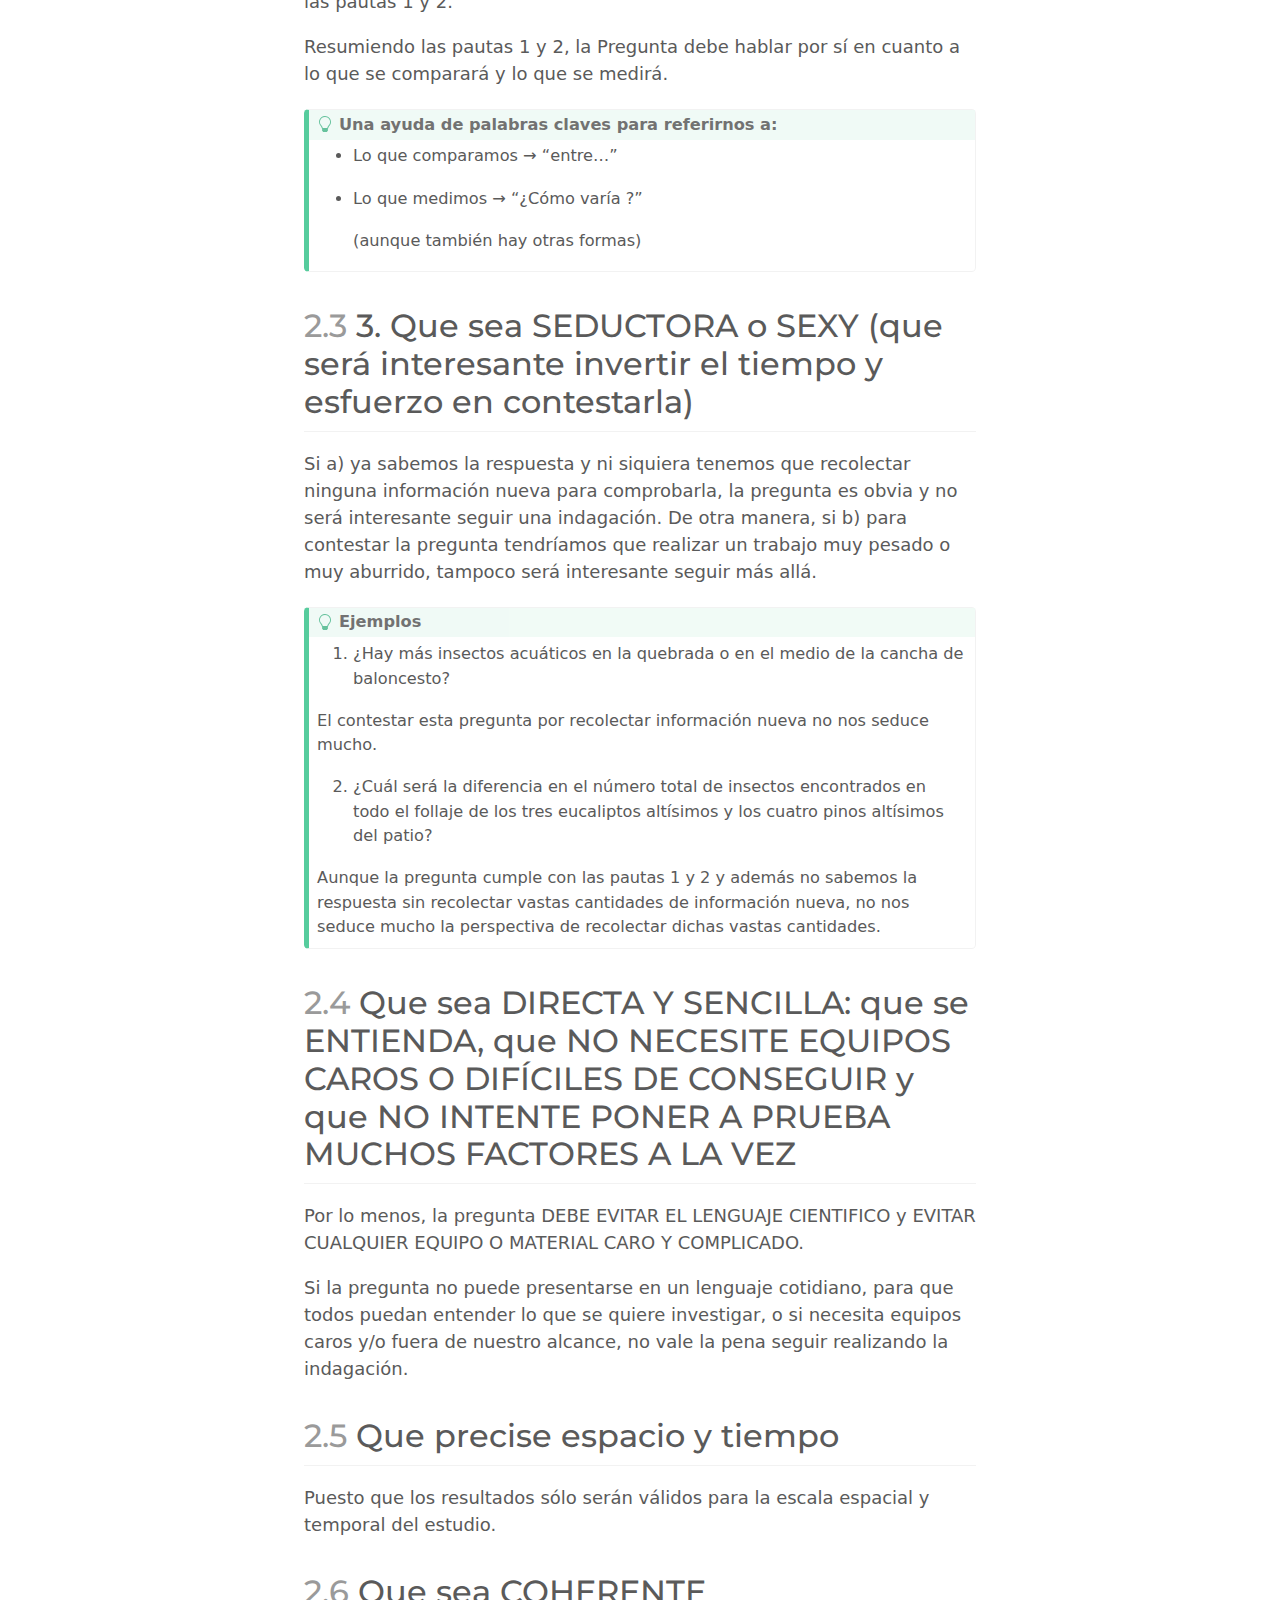
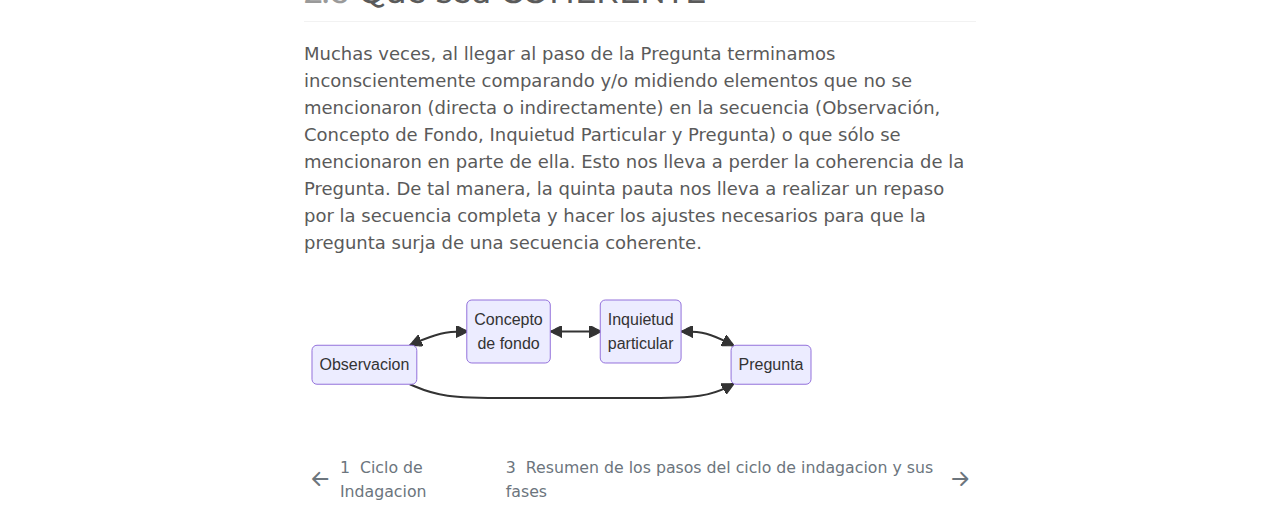
<file: _book/pautas_preguntas.html>
<!DOCTYPE html>
<html xmlns="http://www.w3.org/1999/xhtml" lang="en" xml:lang="en"><head>

<meta charset="utf-8">
<meta name="generator" content="quarto-1.2.269">

<meta name="viewport" content="width=device-width, initial-scale=1.0, user-scalable=yes">


<title>Ciclo de Indagacion - 2&nbsp; Seis Pautas para la Elaboración de Preguntas</title>
<style>
code{white-space: pre-wrap;}
span.smallcaps{font-variant: small-caps;}
div.columns{display: flex; gap: min(4vw, 1.5em);}
div.column{flex: auto; overflow-x: auto;}
div.hanging-indent{margin-left: 1.5em; text-indent: -1.5em;}
ul.task-list{list-style: none;}
ul.task-list li input[type="checkbox"] {
  width: 0.8em;
  margin: 0 0.8em 0.2em -1.6em;
  vertical-align: middle;
}
</style>


<script src="site_libs/quarto-nav/quarto-nav.js"></script>
<script src="site_libs/quarto-nav/headroom.min.js"></script>
<script src="site_libs/clipboard/clipboard.min.js"></script>
<script src="site_libs/quarto-search/autocomplete.umd.js"></script>
<script src="site_libs/quarto-search/fuse.min.js"></script>
<script src="site_libs/quarto-search/quarto-search.js"></script>
<meta name="quarto:offset" content="./">
<link href="./resumen_pasos.html" rel="next">
<link href="./ciclo_indagacion.html" rel="prev">
<script src="site_libs/quarto-html/quarto.js"></script>
<script src="site_libs/quarto-html/popper.min.js"></script>
<script src="site_libs/quarto-html/tippy.umd.min.js"></script>
<script src="site_libs/quarto-html/anchor.min.js"></script>
<link href="site_libs/quarto-html/tippy.css" rel="stylesheet">
<link href="site_libs/quarto-html/quarto-syntax-highlighting.css" rel="stylesheet" id="quarto-text-highlighting-styles">
<script src="site_libs/bootstrap/bootstrap.min.js"></script>
<link href="site_libs/bootstrap/bootstrap-icons.css" rel="stylesheet">
<link href="site_libs/bootstrap/bootstrap.min.css" rel="stylesheet" id="quarto-bootstrap" data-mode="light">
<script id="quarto-search-options" type="application/json">{
  "location": "sidebar",
  "copy-button": false,
  "collapse-after": 3,
  "panel-placement": "start",
  "type": "textbox",
  "limit": 20,
  "language": {
    "search-no-results-text": "No results",
    "search-matching-documents-text": "matching documents",
    "search-copy-link-title": "Copy link to search",
    "search-hide-matches-text": "Hide additional matches",
    "search-more-match-text": "more match in this document",
    "search-more-matches-text": "more matches in this document",
    "search-clear-button-title": "Clear",
    "search-detached-cancel-button-title": "Cancel",
    "search-submit-button-title": "Submit"
  }
}</script>
<script src="site_libs/quarto-diagram/mermaid.min.js"></script>
<script src="site_libs/quarto-diagram/mermaid-init.js"></script>
<link href="site_libs/quarto-diagram/mermaid.css" rel="stylesheet">


</head>

<body class="nav-sidebar floating">

<div id="quarto-search-results"></div>
  <header id="quarto-header" class="headroom fixed-top">
  <nav class="quarto-secondary-nav" data-bs-toggle="collapse" data-bs-target="#quarto-sidebar" aria-controls="quarto-sidebar" aria-expanded="false" aria-label="Toggle sidebar navigation" onclick="if (window.quartoToggleHeadroom) { window.quartoToggleHeadroom(); }">
    <div class="container-fluid d-flex justify-content-between">
      <h1 class="quarto-secondary-nav-title"><span class="chapter-number">2</span>&nbsp; <span class="chapter-title">Seis Pautas para la Elaboración de Preguntas</span></h1>
      <button type="button" class="quarto-btn-toggle btn" aria-label="Show secondary navigation">
        <i class="bi bi-chevron-right"></i>
      </button>
    </div>
  </nav>
</header>
<!-- content -->
<div id="quarto-content" class="quarto-container page-columns page-rows-contents page-layout-article">
<!-- sidebar -->
  <nav id="quarto-sidebar" class="sidebar collapse sidebar-navigation floating overflow-auto">
    <div class="pt-lg-2 mt-2 text-left sidebar-header">
    <div class="sidebar-title mb-0 py-0">
      <a href="./">Ciclo de Indagacion</a> 
    </div>
      </div>
      <div class="mt-2 flex-shrink-0 align-items-center">
        <div class="sidebar-search">
        <div id="quarto-search" class="" title="Search"></div>
        </div>
      </div>
    <div class="sidebar-menu-container"> 
    <ul class="list-unstyled mt-1">
        <li class="sidebar-item">
  <div class="sidebar-item-container"> 
  <a href="./index.html" class="sidebar-item-text sidebar-link">Capitulos</a>
  </div>
</li>
        <li class="sidebar-item">
  <div class="sidebar-item-container"> 
  <a href="./ciclo_indagacion.html" class="sidebar-item-text sidebar-link"><span class="chapter-number">1</span>&nbsp; <span class="chapter-title">Ciclo de Indagacion</span></a>
  </div>
</li>
        <li class="sidebar-item">
  <div class="sidebar-item-container"> 
  <a href="./pautas_preguntas.html" class="sidebar-item-text sidebar-link active"><span class="chapter-number">2</span>&nbsp; <span class="chapter-title">Seis Pautas para la Elaboración de Preguntas</span></a>
  </div>
</li>
        <li class="sidebar-item">
  <div class="sidebar-item-container"> 
  <a href="./resumen_pasos.html" class="sidebar-item-text sidebar-link"><span class="chapter-number">3</span>&nbsp; <span class="chapter-title">Resumen de los pasos del ciclo de indagacion y sus fases</span></a>
  </div>
</li>
        <li class="sidebar-item">
  <div class="sidebar-item-container"> 
  <a href="./proceso_pregunta.html" class="sidebar-item-text sidebar-link"><span class="chapter-number">4</span>&nbsp; <span class="chapter-title">Cómo hacer explícito el proceso implícito de plantear la Pregunta</span></a>
  </div>
</li>
        <li class="sidebar-item">
  <div class="sidebar-item-container"> 
  <a href="./references.html" class="sidebar-item-text sidebar-link">References</a>
  </div>
</li>
    </ul>
    </div>
</nav>
<!-- margin-sidebar -->
    <div id="quarto-margin-sidebar" class="sidebar margin-sidebar">
        <nav id="TOC" role="doc-toc" class="toc-active">
    <h2 id="toc-title">Table of contents</h2>
   
  <ul>
  <li><a href="#que-se-pueda-contestar-en-un-determinado-tiempo." id="toc-que-se-pueda-contestar-en-un-determinado-tiempo." class="nav-link active" data-scroll-target="#que-se-pueda-contestar-en-un-determinado-tiempo."><span class="toc-section-number">2.1</span>  Que se PUEDA CONTESTAR en un determinado tiempo.</a></li>
  <li><a href="#que-sea-comparativa" id="toc-que-sea-comparativa" class="nav-link" data-scroll-target="#que-sea-comparativa"><span class="toc-section-number">2.2</span>  Que sea COMPARATIVA</a></li>
  <li><a href="#que-sea-seductora-o-sexy-que-será-interesante-invertir-el-tiempo-y-esfuerzo-en-contestarla" id="toc-que-sea-seductora-o-sexy-que-será-interesante-invertir-el-tiempo-y-esfuerzo-en-contestarla" class="nav-link" data-scroll-target="#que-sea-seductora-o-sexy-que-será-interesante-invertir-el-tiempo-y-esfuerzo-en-contestarla"><span class="toc-section-number">2.3</span>  3. Que sea SEDUCTORA o SEXY (que será interesante invertir el tiempo y esfuerzo en contestarla)</a></li>
  <li><a href="#que-sea-directa-y-sencilla-que-se-entienda-que-no-necesite-equipos-caros-o-difíciles-de-conseguir-y-que-no-intente-poner-a-prueba-muchos-factores-a-la-vez" id="toc-que-sea-directa-y-sencilla-que-se-entienda-que-no-necesite-equipos-caros-o-difíciles-de-conseguir-y-que-no-intente-poner-a-prueba-muchos-factores-a-la-vez" class="nav-link" data-scroll-target="#que-sea-directa-y-sencilla-que-se-entienda-que-no-necesite-equipos-caros-o-difíciles-de-conseguir-y-que-no-intente-poner-a-prueba-muchos-factores-a-la-vez"><span class="toc-section-number">2.4</span>  Que sea DIRECTA Y SENCILLA: que se ENTIENDA, que NO NECESITE EQUIPOS CAROS O DIFÍCILES DE CONSEGUIR y que NO INTENTE PONER A PRUEBA MUCHOS FACTORES A LA VEZ</a></li>
  <li><a href="#que-precise-espacio-y-tiempo" id="toc-que-precise-espacio-y-tiempo" class="nav-link" data-scroll-target="#que-precise-espacio-y-tiempo"><span class="toc-section-number">2.5</span>  Que precise espacio y tiempo</a></li>
  <li><a href="#que-sea-coherente" id="toc-que-sea-coherente" class="nav-link" data-scroll-target="#que-sea-coherente"><span class="toc-section-number">2.6</span>  Que sea COHERENTE</a></li>
  </ul>
</nav>
    </div>
<!-- main -->
<main class="content" id="quarto-document-content">

<header id="title-block-header" class="quarto-title-block default">
<div class="quarto-title">
<h1 class="title d-none d-lg-block"><span class="chapter-number">2</span>&nbsp; <span class="chapter-title">Seis Pautas para la Elaboración de Preguntas</span></h1>
</div>



<div class="quarto-title-meta">

    
  
    
  </div>
  

</header>

<section id="que-se-pueda-contestar-en-un-determinado-tiempo." class="level2" data-number="2.1">
<h2 data-number="2.1" class="anchored" data-anchor-id="que-se-pueda-contestar-en-un-determinado-tiempo."><span class="header-section-number">2.1</span> Que se PUEDA CONTESTAR en un determinado tiempo.</h2>
<p>Para saber si podemos contestar a la pregunta nos podemos preguntar ¿QUÉ ESTAMOS MIDIENDO? o ¿QUÉ INFORMACIÓN VAMOS A REGISTRAR? (e.g., altura, tipos de bichos, color, distancia, tiempo, cantidad, velocidad, textura, peso, etc.). Si podemos especificar esto y la tarea está a nuestro alcance entonces la pregunta <em>SÍ</em> es contestable.</p>
<p>Es por esta razón que (a) las preguntas que empiezan con un “¿Por qué…?” u otra frase con significado parecido, son difíciles de contestar con mediciones de primera mano (a nuestro alcance). Para contestar un “¿por qué?” tenemos que conocer hechos del pasado y no podemos observar hoy los sucesos del pasado. Lo mismo sucede con (b) preguntas reflexivas o sea las que expresan deseos, opiniones, suposiciones etc. No se pueden contestar con mediciones de primera mano.</p>
<div class="callout-tip callout callout-style-default callout-captioned">
<div class="callout-header d-flex align-content-center">
<div class="callout-icon-container">
<i class="callout-icon"></i>
</div>
<div class="callout-caption-container flex-fill">
Por ejemplo:
</div>
</div>
<div class="callout-body-container callout-body">
<ol type="a">
<li>¿A qué se debe que unas plantas del jardín se encuentran enfermas?<br>
</li>
<li>¿Cómo podemos mejorar la salud ambiental y la conservación del entorno de la escuela?</li>
</ol>
</div>
</div>
<p>No podemos contestar estas preguntas con indagaciones de primera mano. ¿Qué podríamos medir, cuál clase de información registraríamos en un tiempo determinado, para contestarlas? Sin embargo estas clases de preguntas (¿por qué? y las reflexivas) son las imprescindibles al paso de la Reflexión en el Ciclo de Indagación. Por lo tanto se encuentran como inquietudes particulares, un paso atrás de una pregunta contestable. Nos brindan unas alternativas para construir tales preguntas contestables.</p>
<div class="callout-tip callout callout-style-default callout-captioned">
<div class="callout-header d-flex align-content-center">
<div class="callout-icon-container">
<i class="callout-icon"></i>
</div>
<div class="callout-caption-container flex-fill">
Especulemos un poco…
</div>
</div>
<div class="callout-body-container callout-body">
<p>¿Podría ser que las plantas estuvieran enfermas por falta de sol, demasiada humedad, pisoteo fuerte o frecuente ataque de bichos? La posibilidad de los bichos nos llaman la atención. Y si los bichos estuvieran lastimando las plantas, ¿podría ser que una planta dentro de una agrupación de ellas sufre más de los bichos, o sufre menos, que una planta que está sola?</p>
<p>Entonces una de las alternativas de preguntas contestables, según la observación suelta de que muchas plantas están enfermas, puede ser:</p>
<p>¿Cómo varía el número relativo (la proporción) de hojas mordidas por planta, entre las plantas que crecen en agrupaciones y las que están solas?</p>
</div>
</div>
<p>En el ejemplo hemos tomado una de las alternativas y hemos construido una pregunta que sí podemos contestar. Y ahora la pregunta nos dice lo que tendremos que medir y registrar para contestarla: el número de hojas mordidas por bichos entre el número total de hojas en la planta, entre las plantas que se encuentran en agrupaciones y aquellas que se encuentran solas.</p>
<p>Por lo tanto, muchas preguntas <em>(aunque no todas)</em> que incluyan o impliquen las palabras ¿Cómo?, ¿Cuáles?, ¿Cuántos?, ¿Dónde?, ¿Qué cantidad? ¿Cómo varía? ¿Cuál es la magnitud? y ¿Cuál será la diferencia? pueden contestarse por medio de indagaciones de primera mano.</p>
</section>
<section id="que-sea-comparativa" class="level2" data-number="2.2">
<h2 data-number="2.2" class="anchored" data-anchor-id="que-sea-comparativa"><span class="header-section-number">2.2</span> Que sea COMPARATIVA</h2>
<p>Cuando hacemos alguna investigación para ampliar (construir) el conocimiento conceptual, para poner a prueba nuestro razonamiento o las preconcepciones, para satisfacer la curiosidad mientras despertar otra, para buscar alternativas a fin de solucionar una inquietud, obtendremos los mejores resultados si la pregunta se fundamenta en una comparación. Por eso es imprescindible construir preguntas COMPARATIVAS donde debe notarse o implicarse la idea (el concepto de fondo) de lo que queremos comparar y la razón del por qué comparar.</p>
<p>Si elaboramos una pregunta donde no comparamos, resulta que nos perdemos de mucha información y mucho seguimiento interesante o importante. No podemos reflexionar mucho más allá de los datos en sí y no surgen del estudio varias alternativas que conduzcan a otras indagaciones. En cambio, una pregunta comparativa resulta en reflexiones ricas y diversas, incluyendo propuestas (especulaciones) de las posibles causas de lo que encontramos, especulaciones sobre lo que podría suceder en otros lugares, tiempos y escalas y las ideas semilla de otras indagaciones.</p>
<p>Por ejemplo, <em>“¿Cuáles tipos de bichos existirán en la parte soleada del jardín de la escuela?”</em> es una pregunta no comparativa. Para construir la pregunta no se pensó en conceptos más amplios que hacer una lista los bichos encontrados. Le falta un concepto de fondo. Por lo tanto será difícil reflexionar sobre el significado más amplio de los resultados obtenidos. Solo sabremos de los bichos en la parte soleada del patio.</p>
<p>Pero podríamos además investigar en la parte sombreada del jardín, sospechando que para los bichos no sea lo mismo vivir en el sol y en la sombra. <em><em>Esta sospecha nos brinda el concepto de fondo de la comparación: sol y sombra.</em></em> Así la pregunta podría ser “¿Cuáles tipos de bichos existirán en el jardín sombreado y en el jardín soleado?” [o, “¿Cómo varían las identidades de los bichos encontrados en el jardín sombreado y los encontrados en el soleado?”, o, “¿Cómo varían las identidades y los números de los bichos encontrados en el jardín sombreado y los encontrados en el soleado?”] Estamos comparando los bichos en un ambiente físico con los encontrados en otro ambiente físico. Además de saber cuáles y cuántos tipos de bichos se encuentran en ambos ambientes, podremos reflexionar mucho del por qué hemos encontrado las listas distintas (o tal vez idénticas) y a qué se podría deber.</p>
<p>Si planteamos la pregunta “¿Cuáles tipos de bichos existirán a la derecha y a la izquierda del jardín?” sí es comparativa, pero no hay ninguna razón de sospechar que lo que se está comparando (derecha e izquierda) será importante para lo que queremos investigar (los bichos) a menos que haya otra diferencia fundamental entre los dos lados (sol y sombra, clases de plantas, presencia/ausencia de basura quemada etc.). O sea, a la pregunta le falta el concepto de fondo, la justificación. Y en tal caso el concepto de fondo que lleva a la comparación, en vez de la comparación entre el lado izquierdo y el derecho, debería fundamentar la pregunta de manera explícita.</p>
<p>Para saber si la pregunta de trabajo cumple bien con esta pauta, en este momento nos podemos preguntar ¿QUÉ ESTAMOS COMPARANDO? y ¿CUÁL ES EL CONCEPTO DE FONDO? Si las palabras de la pregunta muestran claramente lo que estamos comparando (más lo que estamos midiendo en cada unidad que vamos a comparar), ella cumple bien con las pautas 1 y 2.</p>
<p>Resumiendo las pautas 1 y 2, la Pregunta debe hablar por sí en cuanto a lo que se comparará y lo que se medirá.</p>
<div class="callout-tip callout callout-style-default callout-captioned">
<div class="callout-header d-flex align-content-center">
<div class="callout-icon-container">
<i class="callout-icon"></i>
</div>
<div class="callout-caption-container flex-fill">
Una ayuda de palabras claves para referirnos a:
</div>
</div>
<div class="callout-body-container callout-body">
<ul>
<li><p>Lo que comparamos → “entre…”</p></li>
<li><p>Lo que medimos → “¿Cómo varía ?”</p>
<p>(aunque también hay otras formas)</p></li>
</ul>
</div>
</div>
</section>
<section id="que-sea-seductora-o-sexy-que-será-interesante-invertir-el-tiempo-y-esfuerzo-en-contestarla" class="level2" data-number="2.3">
<h2 data-number="2.3" class="anchored" data-anchor-id="que-sea-seductora-o-sexy-que-será-interesante-invertir-el-tiempo-y-esfuerzo-en-contestarla"><span class="header-section-number">2.3</span> 3. Que sea SEDUCTORA o SEXY (que será interesante invertir el tiempo y esfuerzo en contestarla)</h2>
<p>Si a) ya sabemos la respuesta y ni siquiera tenemos que recolectar ninguna información nueva para comprobarla, la pregunta es obvia y no será interesante seguir una indagación. De otra manera, si b) para contestar la pregunta tendríamos que realizar un trabajo muy pesado o muy aburrido, tampoco será interesante seguir más allá.</p>
<div class="callout-tip callout callout-style-default callout-captioned">
<div class="callout-header d-flex align-content-center">
<div class="callout-icon-container">
<i class="callout-icon"></i>
</div>
<div class="callout-caption-container flex-fill">
Ejemplos
</div>
</div>
<div class="callout-body-container callout-body">
<ol type="1">
<li>¿Hay más insectos acuáticos en la quebrada o en el medio de la cancha de baloncesto?</li>
</ol>
<p>El contestar esta pregunta por recolectar información nueva no nos seduce mucho.</p>
<ol start="2" type="1">
<li>¿Cuál será la diferencia en el número total de insectos encontrados en todo el follaje de los tres eucaliptos altísimos y los cuatro pinos altísimos del patio?</li>
</ol>
<p>Aunque la pregunta cumple con las pautas 1 y 2 y además no sabemos la respuesta sin recolectar vastas cantidades de información nueva, no nos seduce mucho la perspectiva de recolectar dichas vastas cantidades.</p>
</div>
</div>
</section>
<section id="que-sea-directa-y-sencilla-que-se-entienda-que-no-necesite-equipos-caros-o-difíciles-de-conseguir-y-que-no-intente-poner-a-prueba-muchos-factores-a-la-vez" class="level2" data-number="2.4">
<h2 data-number="2.4" class="anchored" data-anchor-id="que-sea-directa-y-sencilla-que-se-entienda-que-no-necesite-equipos-caros-o-difíciles-de-conseguir-y-que-no-intente-poner-a-prueba-muchos-factores-a-la-vez"><span class="header-section-number">2.4</span> Que sea DIRECTA Y SENCILLA: que se ENTIENDA, que NO NECESITE EQUIPOS CAROS O DIFÍCILES DE CONSEGUIR y que NO INTENTE PONER A PRUEBA MUCHOS FACTORES A LA VEZ</h2>
<p>Por lo menos, la pregunta DEBE EVITAR EL LENGUAJE CIENTIFICO y EVITAR CUALQUIER EQUIPO O MATERIAL CARO Y COMPLICADO.</p>
<p>Si la pregunta no puede presentarse en un lenguaje cotidiano, para que todos puedan entender lo que se quiere investigar, o si necesita equipos caros y/o fuera de nuestro alcance, no vale la pena seguir realizando la indagación.</p>
</section>
<section id="que-precise-espacio-y-tiempo" class="level2" data-number="2.5">
<h2 data-number="2.5" class="anchored" data-anchor-id="que-precise-espacio-y-tiempo"><span class="header-section-number">2.5</span> Que precise espacio y tiempo</h2>
<p>Puesto que los resultados sólo serán válidos para la escala espacial y temporal del estudio.</p>
</section>
<section id="que-sea-coherente" class="level2" data-number="2.6">
<h2 data-number="2.6" class="anchored" data-anchor-id="que-sea-coherente"><span class="header-section-number">2.6</span> Que sea COHERENTE</h2>
<p>Muchas veces, al llegar al paso de la Pregunta terminamos inconscientemente comparando y/o midiendo elementos que no se mencionaron (directa o indirectamente) en la secuencia (Observación, Concepto de Fondo, Inquietud Particular y Pregunta) o que sólo se mencionaron en parte de ella. Esto nos lleva a perder la coherencia de la Pregunta. De tal manera, la quinta pauta nos lleva a realizar un repaso por la secuencia completa y hacer los ajustes necesarios para que la pregunta surja de una secuencia coherente.</p>
<div class="cell">
<div class="cell-output-display">
<div>
<p>
</p><pre class="mermaid mermaid-js" data-tooltip-selector="#mermaid-tooltip-1">flowchart LR
  A(Observacion) &lt;--&gt; B(Concepto\n de fondo)
  B &lt;--&gt; C(Inquietud\n particular)
  C &lt;--&gt; D(Pregunta)
  A --&gt; D
</pre>
<div id="mermaid-tooltip-1" class="mermaidTooltip">

</div>
<p></p>
</div>
</div>
</div>


</section>

</main> <!-- /main -->
<script id="quarto-html-after-body" type="application/javascript">
window.document.addEventListener("DOMContentLoaded", function (event) {
  const toggleBodyColorMode = (bsSheetEl) => {
    const mode = bsSheetEl.getAttribute("data-mode");
    const bodyEl = window.document.querySelector("body");
    if (mode === "dark") {
      bodyEl.classList.add("quarto-dark");
      bodyEl.classList.remove("quarto-light");
    } else {
      bodyEl.classList.add("quarto-light");
      bodyEl.classList.remove("quarto-dark");
    }
  }
  const toggleBodyColorPrimary = () => {
    const bsSheetEl = window.document.querySelector("link#quarto-bootstrap");
    if (bsSheetEl) {
      toggleBodyColorMode(bsSheetEl);
    }
  }
  toggleBodyColorPrimary();  
  const icon = "";
  const anchorJS = new window.AnchorJS();
  anchorJS.options = {
    placement: 'right',
    icon: icon
  };
  anchorJS.add('.anchored');
  const clipboard = new window.ClipboardJS('.code-copy-button', {
    target: function(trigger) {
      return trigger.previousElementSibling;
    }
  });
  clipboard.on('success', function(e) {
    // button target
    const button = e.trigger;
    // don't keep focus
    button.blur();
    // flash "checked"
    button.classList.add('code-copy-button-checked');
    var currentTitle = button.getAttribute("title");
    button.setAttribute("title", "Copied!");
    let tooltip;
    if (window.bootstrap) {
      button.setAttribute("data-bs-toggle", "tooltip");
      button.setAttribute("data-bs-placement", "left");
      button.setAttribute("data-bs-title", "Copied!");
      tooltip = new bootstrap.Tooltip(button, 
        { trigger: "manual", 
          customClass: "code-copy-button-tooltip",
          offset: [0, -8]});
      tooltip.show();    
    }
    setTimeout(function() {
      if (tooltip) {
        tooltip.hide();
        button.removeAttribute("data-bs-title");
        button.removeAttribute("data-bs-toggle");
        button.removeAttribute("data-bs-placement");
      }
      button.setAttribute("title", currentTitle);
      button.classList.remove('code-copy-button-checked');
    }, 1000);
    // clear code selection
    e.clearSelection();
  });
  function tippyHover(el, contentFn) {
    const config = {
      allowHTML: true,
      content: contentFn,
      maxWidth: 500,
      delay: 100,
      arrow: false,
      appendTo: function(el) {
          return el.parentElement;
      },
      interactive: true,
      interactiveBorder: 10,
      theme: 'quarto',
      placement: 'bottom-start'
    };
    window.tippy(el, config); 
  }
  const noterefs = window.document.querySelectorAll('a[role="doc-noteref"]');
  for (var i=0; i<noterefs.length; i++) {
    const ref = noterefs[i];
    tippyHover(ref, function() {
      // use id or data attribute instead here
      let href = ref.getAttribute('data-footnote-href') || ref.getAttribute('href');
      try { href = new URL(href).hash; } catch {}
      const id = href.replace(/^#\/?/, "");
      const note = window.document.getElementById(id);
      return note.innerHTML;
    });
  }
  const findCites = (el) => {
    const parentEl = el.parentElement;
    if (parentEl) {
      const cites = parentEl.dataset.cites;
      if (cites) {
        return {
          el,
          cites: cites.split(' ')
        };
      } else {
        return findCites(el.parentElement)
      }
    } else {
      return undefined;
    }
  };
  var bibliorefs = window.document.querySelectorAll('a[role="doc-biblioref"]');
  for (var i=0; i<bibliorefs.length; i++) {
    const ref = bibliorefs[i];
    const citeInfo = findCites(ref);
    if (citeInfo) {
      tippyHover(citeInfo.el, function() {
        var popup = window.document.createElement('div');
        citeInfo.cites.forEach(function(cite) {
          var citeDiv = window.document.createElement('div');
          citeDiv.classList.add('hanging-indent');
          citeDiv.classList.add('csl-entry');
          var biblioDiv = window.document.getElementById('ref-' + cite);
          if (biblioDiv) {
            citeDiv.innerHTML = biblioDiv.innerHTML;
          }
          popup.appendChild(citeDiv);
        });
        return popup.innerHTML;
      });
    }
  }
});
</script>
<nav class="page-navigation">
  <div class="nav-page nav-page-previous">
      <a href="./ciclo_indagacion.html" class="pagination-link">
        <i class="bi bi-arrow-left-short"></i> <span class="nav-page-text"><span class="chapter-number">1</span>&nbsp; <span class="chapter-title">Ciclo de Indagacion</span></span>
      </a>          
  </div>
  <div class="nav-page nav-page-next">
      <a href="./resumen_pasos.html" class="pagination-link">
        <span class="nav-page-text"><span class="chapter-number">3</span>&nbsp; <span class="chapter-title">Resumen de los pasos del ciclo de indagacion y sus fases</span></span> <i class="bi bi-arrow-right-short"></i>
      </a>
  </div>
</nav>
</div> <!-- /content -->



</body></html>
</file>
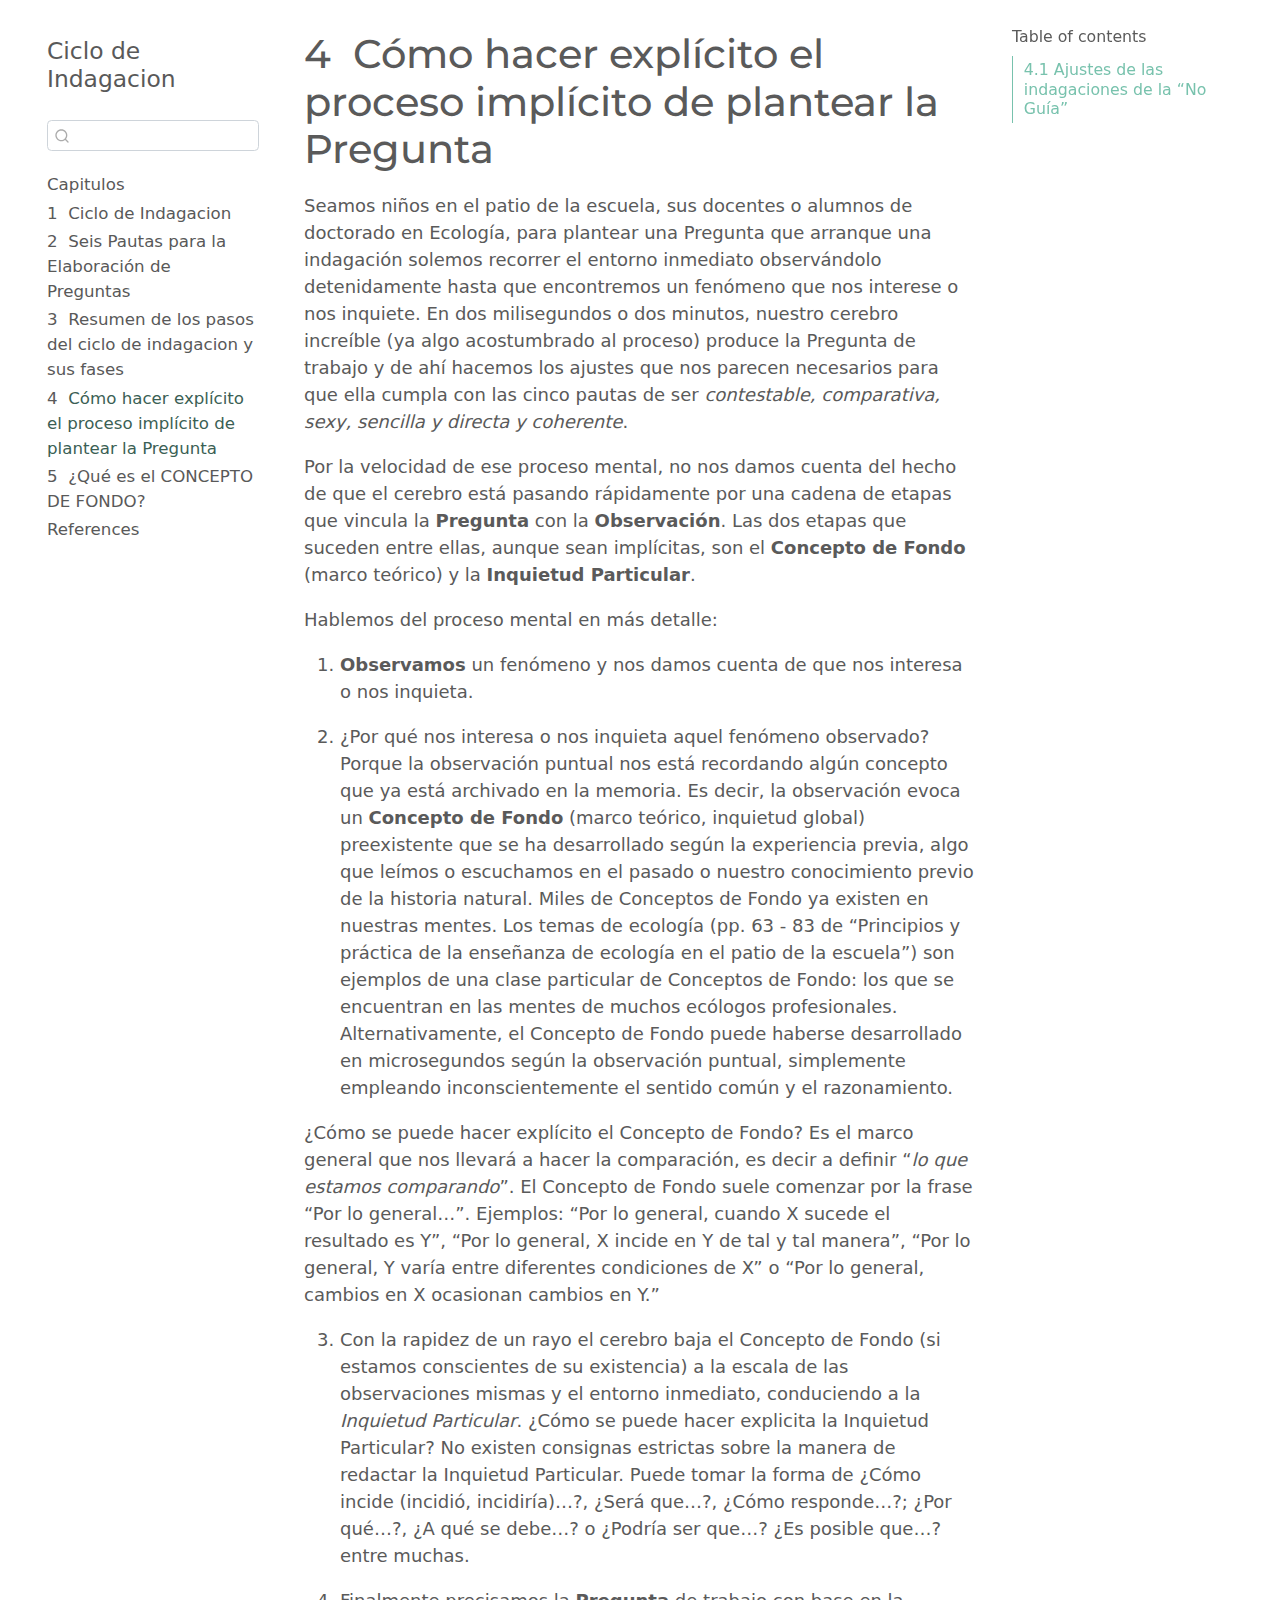
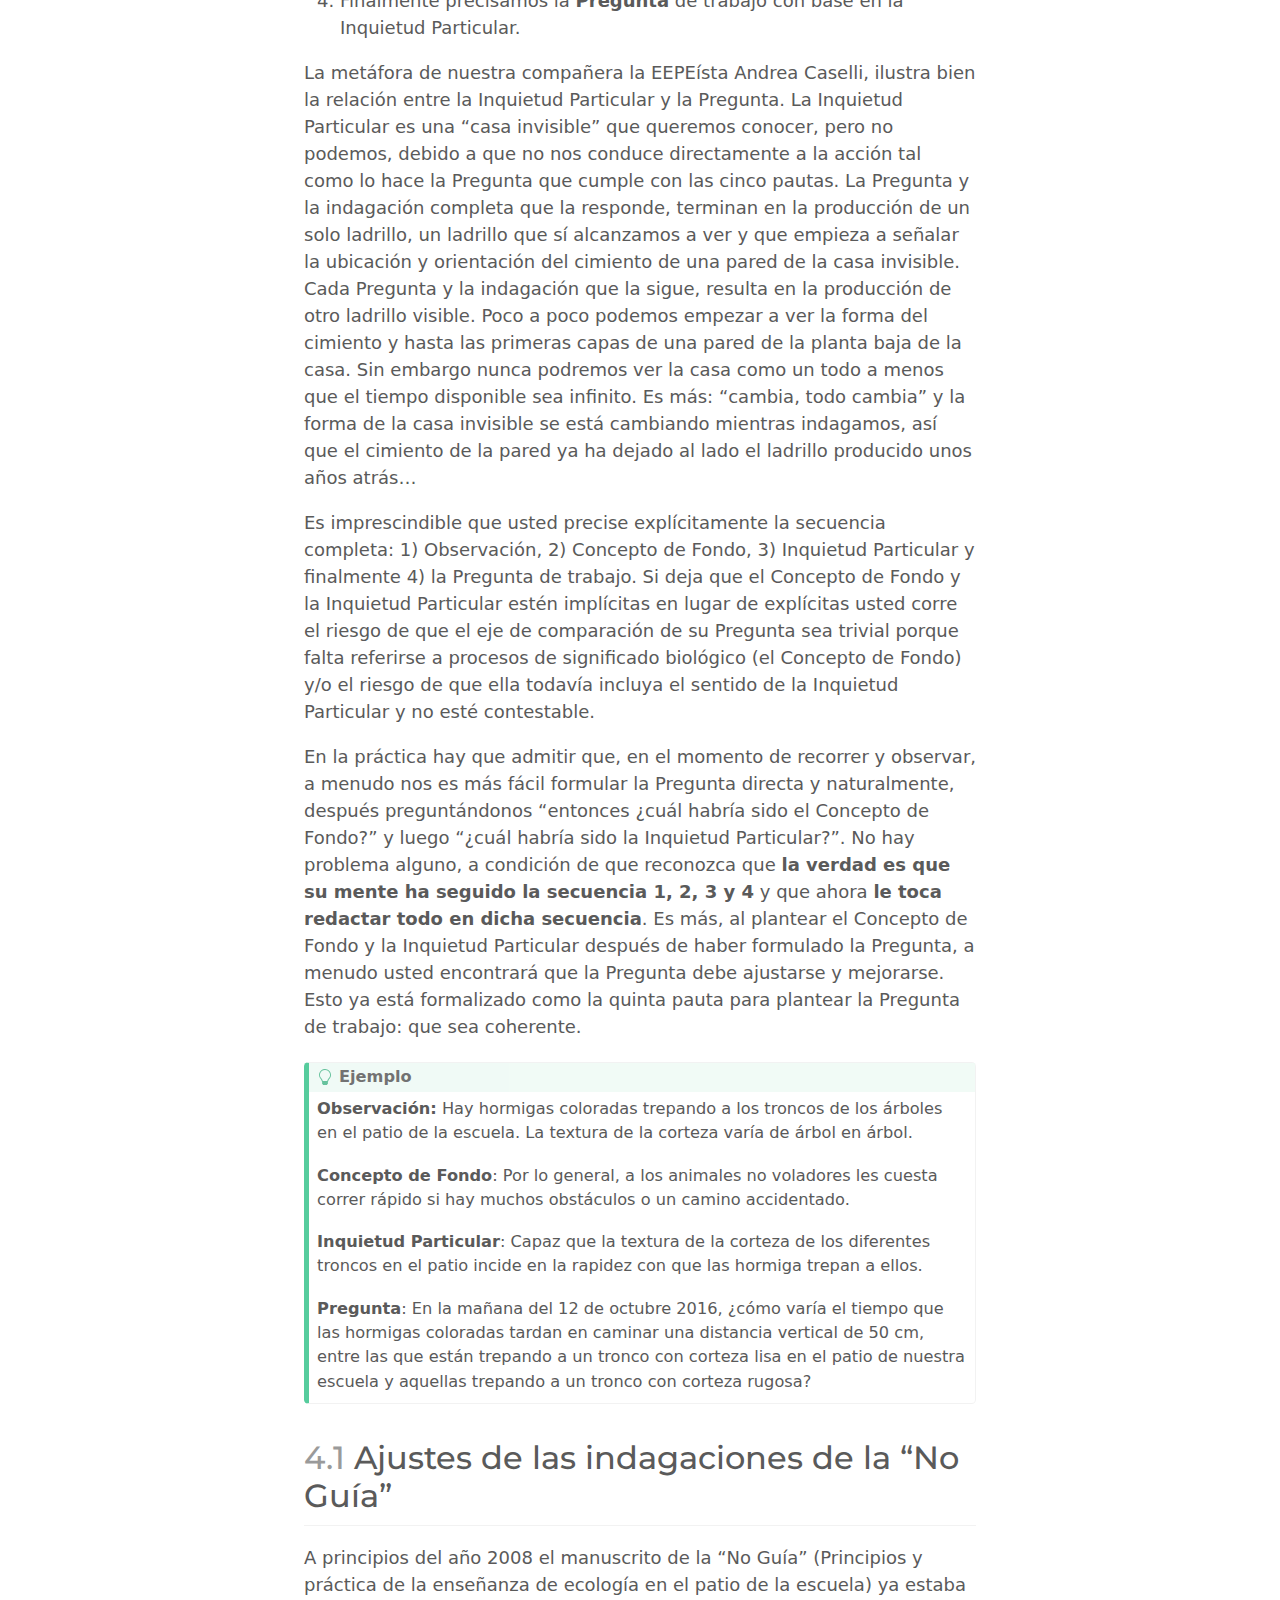
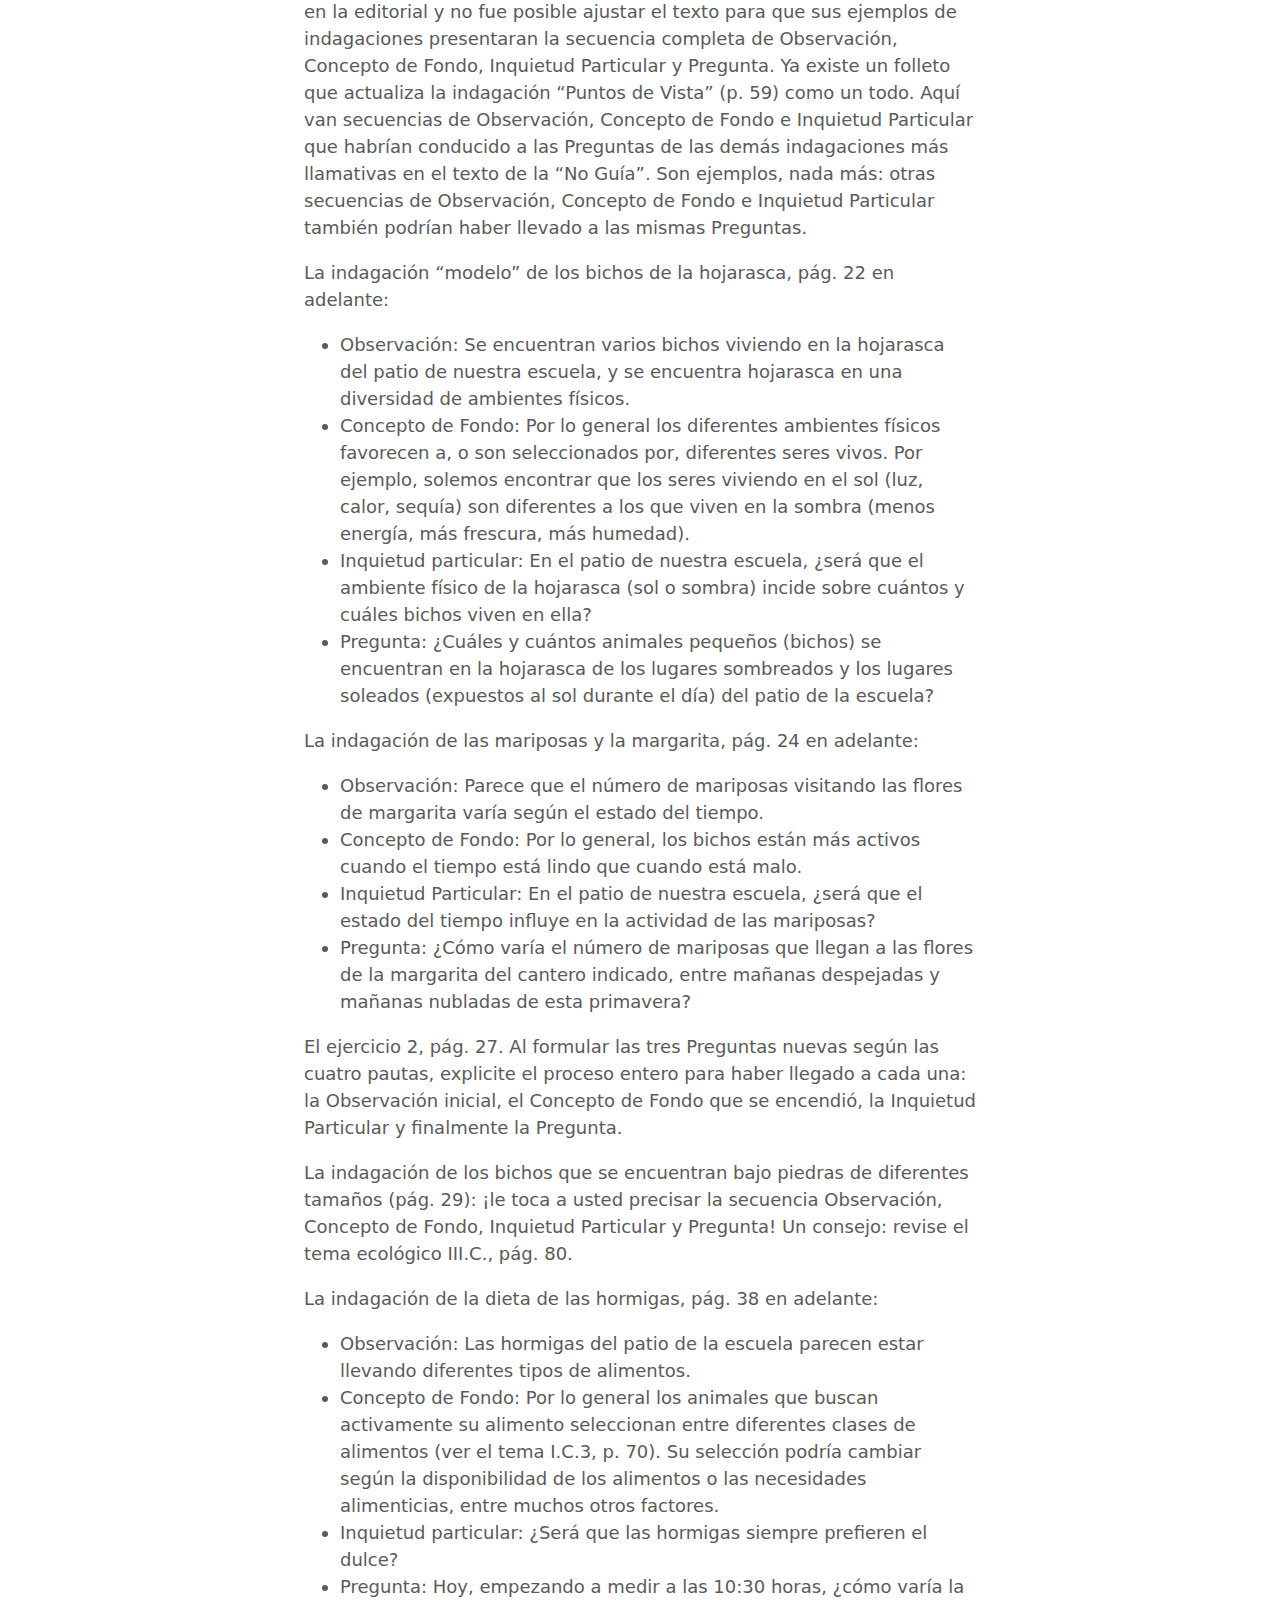
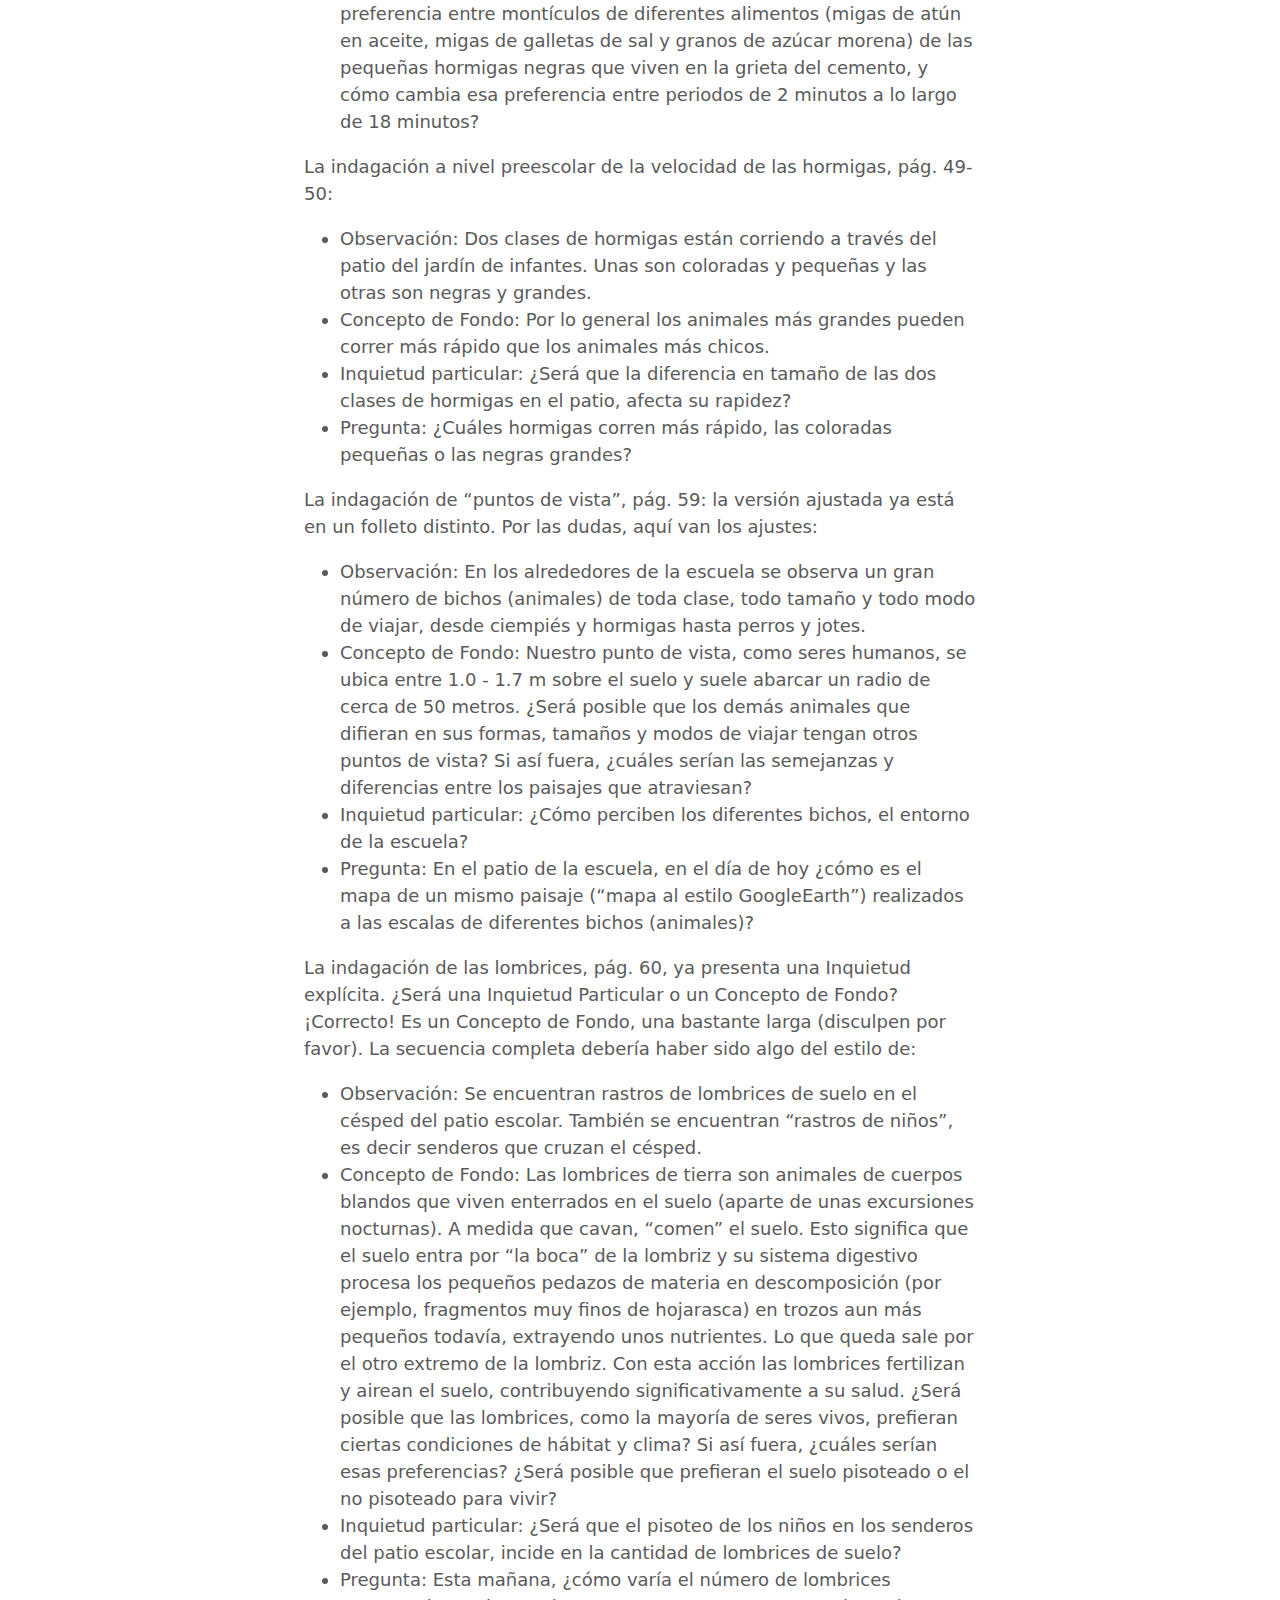
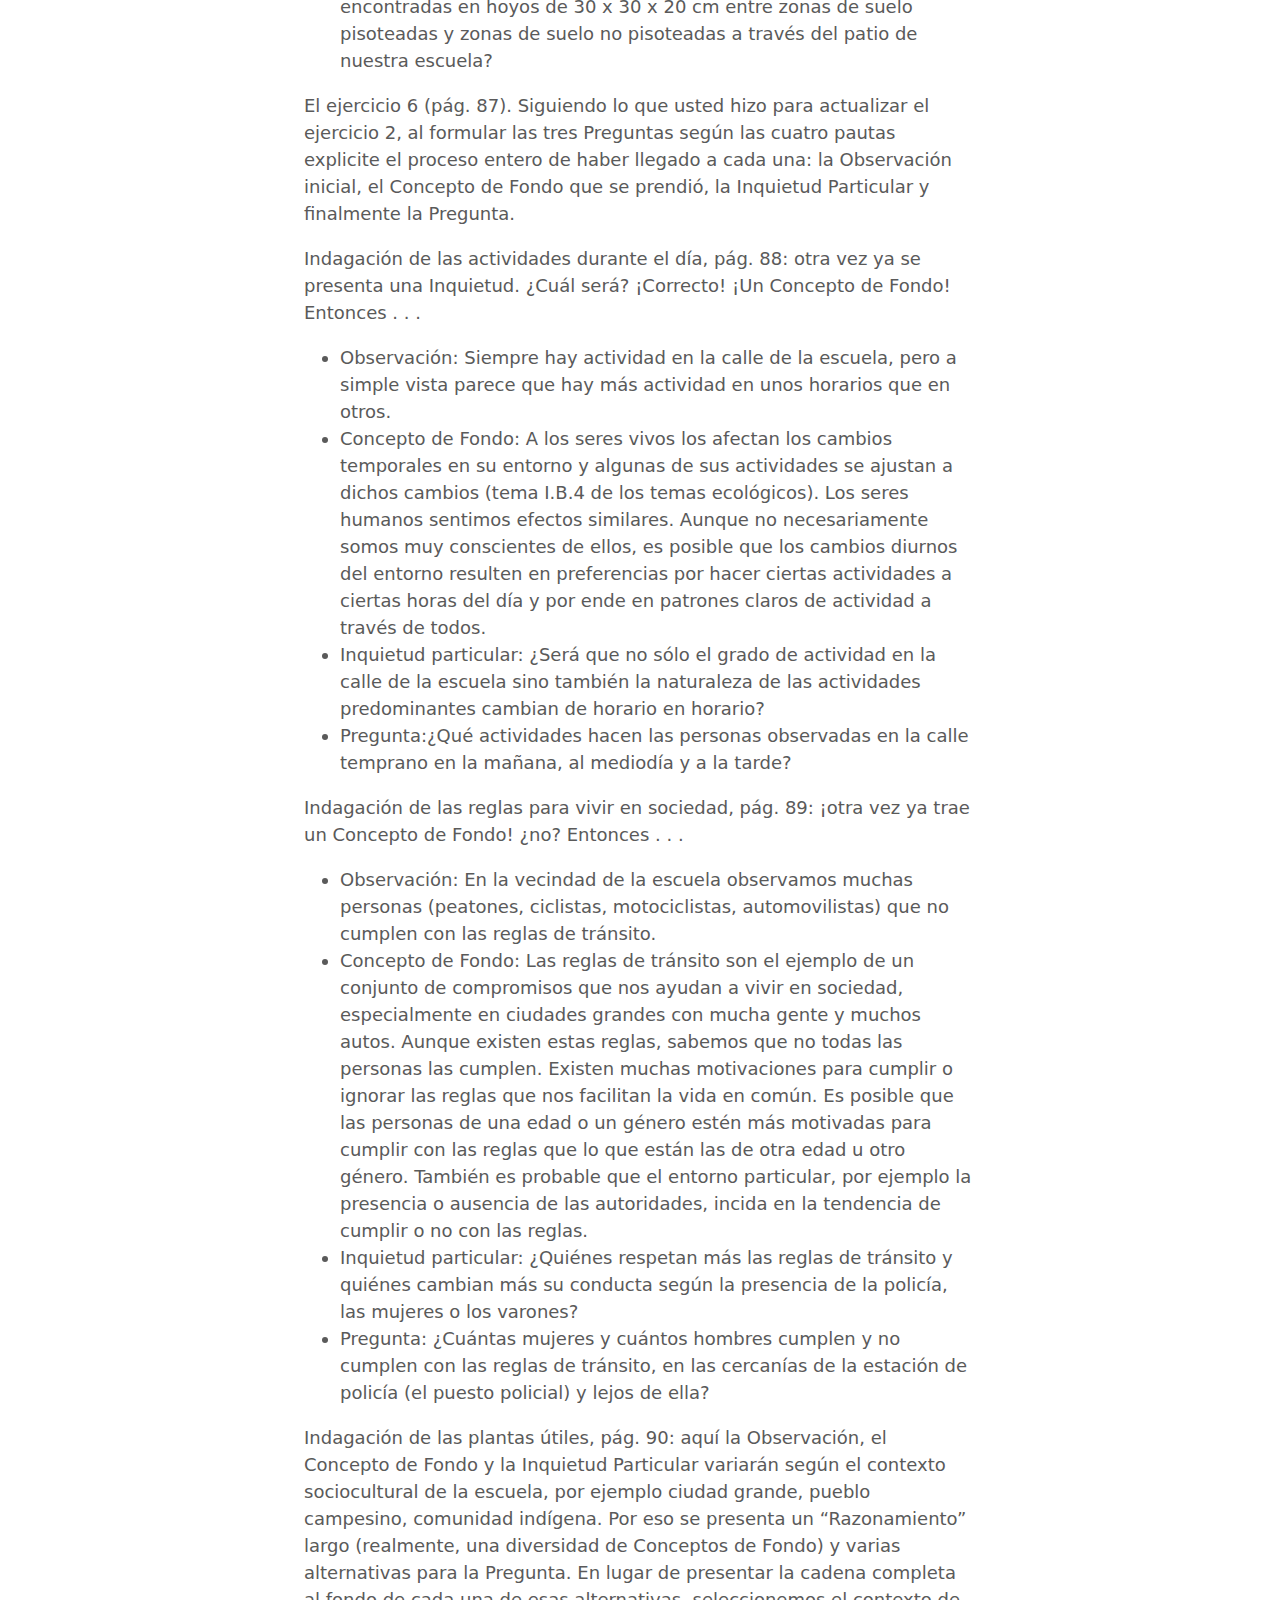
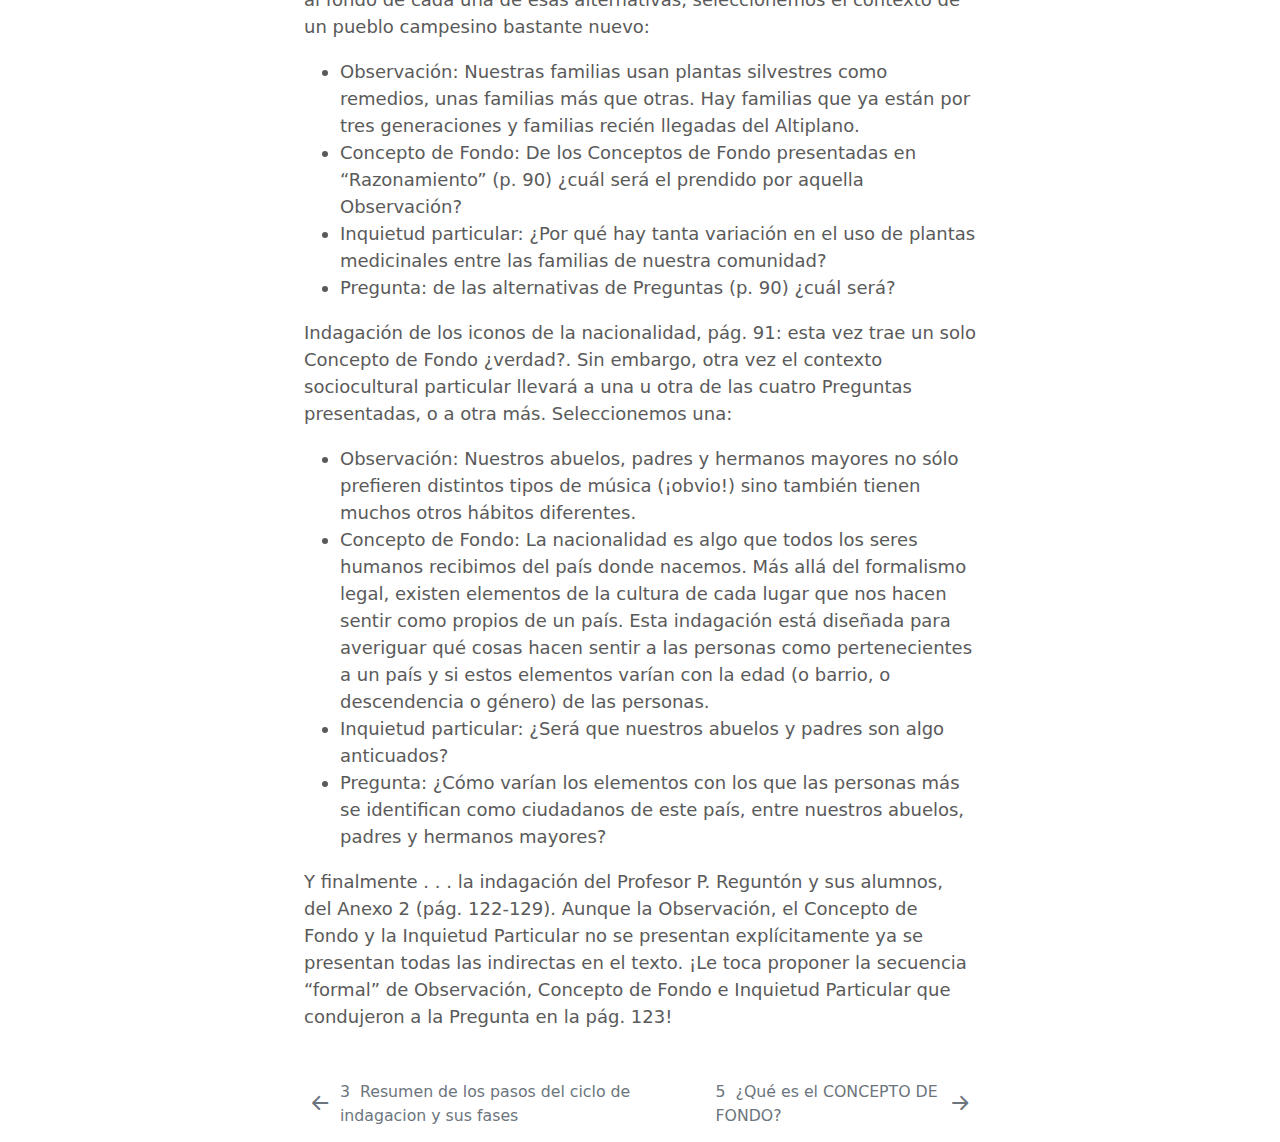
<file: _book/proceso_pregunta.html>
<!DOCTYPE html>
<html xmlns="http://www.w3.org/1999/xhtml" lang="en" xml:lang="en"><head>

<meta charset="utf-8">
<meta name="generator" content="quarto-1.2.269">

<meta name="viewport" content="width=device-width, initial-scale=1.0, user-scalable=yes">


<title>Ciclo de Indagacion - 4&nbsp; Cómo hacer explícito el proceso implícito de plantear la Pregunta</title>
<style>
code{white-space: pre-wrap;}
span.smallcaps{font-variant: small-caps;}
div.columns{display: flex; gap: min(4vw, 1.5em);}
div.column{flex: auto; overflow-x: auto;}
div.hanging-indent{margin-left: 1.5em; text-indent: -1.5em;}
ul.task-list{list-style: none;}
ul.task-list li input[type="checkbox"] {
  width: 0.8em;
  margin: 0 0.8em 0.2em -1.6em;
  vertical-align: middle;
}
</style>


<script src="site_libs/quarto-nav/quarto-nav.js"></script>
<script src="site_libs/quarto-nav/headroom.min.js"></script>
<script src="site_libs/clipboard/clipboard.min.js"></script>
<script src="site_libs/quarto-search/autocomplete.umd.js"></script>
<script src="site_libs/quarto-search/fuse.min.js"></script>
<script src="site_libs/quarto-search/quarto-search.js"></script>
<meta name="quarto:offset" content="./">
<link href="./concepto_fondo.html" rel="next">
<link href="./resumen_pasos.html" rel="prev">
<script src="site_libs/quarto-html/quarto.js"></script>
<script src="site_libs/quarto-html/popper.min.js"></script>
<script src="site_libs/quarto-html/tippy.umd.min.js"></script>
<script src="site_libs/quarto-html/anchor.min.js"></script>
<link href="site_libs/quarto-html/tippy.css" rel="stylesheet">
<link href="site_libs/quarto-html/quarto-syntax-highlighting.css" rel="stylesheet" id="quarto-text-highlighting-styles">
<script src="site_libs/bootstrap/bootstrap.min.js"></script>
<link href="site_libs/bootstrap/bootstrap-icons.css" rel="stylesheet">
<link href="site_libs/bootstrap/bootstrap.min.css" rel="stylesheet" id="quarto-bootstrap" data-mode="light">
<script id="quarto-search-options" type="application/json">{
  "location": "sidebar",
  "copy-button": false,
  "collapse-after": 3,
  "panel-placement": "start",
  "type": "textbox",
  "limit": 20,
  "language": {
    "search-no-results-text": "No results",
    "search-matching-documents-text": "matching documents",
    "search-copy-link-title": "Copy link to search",
    "search-hide-matches-text": "Hide additional matches",
    "search-more-match-text": "more match in this document",
    "search-more-matches-text": "more matches in this document",
    "search-clear-button-title": "Clear",
    "search-detached-cancel-button-title": "Cancel",
    "search-submit-button-title": "Submit"
  }
}</script>


</head>

<body class="nav-sidebar floating">

<div id="quarto-search-results"></div>
  <header id="quarto-header" class="headroom fixed-top">
  <nav class="quarto-secondary-nav" data-bs-toggle="collapse" data-bs-target="#quarto-sidebar" aria-controls="quarto-sidebar" aria-expanded="false" aria-label="Toggle sidebar navigation" onclick="if (window.quartoToggleHeadroom) { window.quartoToggleHeadroom(); }">
    <div class="container-fluid d-flex justify-content-between">
      <h1 class="quarto-secondary-nav-title"><span class="chapter-number">4</span>&nbsp; <span class="chapter-title">Cómo hacer explícito el proceso implícito de plantear la Pregunta</span></h1>
      <button type="button" class="quarto-btn-toggle btn" aria-label="Show secondary navigation">
        <i class="bi bi-chevron-right"></i>
      </button>
    </div>
  </nav>
</header>
<!-- content -->
<div id="quarto-content" class="quarto-container page-columns page-rows-contents page-layout-article">
<!-- sidebar -->
  <nav id="quarto-sidebar" class="sidebar collapse sidebar-navigation floating overflow-auto">
    <div class="pt-lg-2 mt-2 text-left sidebar-header">
    <div class="sidebar-title mb-0 py-0">
      <a href="./">Ciclo de Indagacion</a> 
    </div>
      </div>
      <div class="mt-2 flex-shrink-0 align-items-center">
        <div class="sidebar-search">
        <div id="quarto-search" class="" title="Search"></div>
        </div>
      </div>
    <div class="sidebar-menu-container"> 
    <ul class="list-unstyled mt-1">
        <li class="sidebar-item">
  <div class="sidebar-item-container"> 
  <a href="./index.html" class="sidebar-item-text sidebar-link">Capitulos</a>
  </div>
</li>
        <li class="sidebar-item">
  <div class="sidebar-item-container"> 
  <a href="./ciclo_indagacion.html" class="sidebar-item-text sidebar-link"><span class="chapter-number">1</span>&nbsp; <span class="chapter-title">Ciclo de Indagacion</span></a>
  </div>
</li>
        <li class="sidebar-item">
  <div class="sidebar-item-container"> 
  <a href="./pautas_preguntas.html" class="sidebar-item-text sidebar-link"><span class="chapter-number">2</span>&nbsp; <span class="chapter-title">Seis Pautas para la Elaboración de Preguntas</span></a>
  </div>
</li>
        <li class="sidebar-item">
  <div class="sidebar-item-container"> 
  <a href="./resumen_pasos.html" class="sidebar-item-text sidebar-link"><span class="chapter-number">3</span>&nbsp; <span class="chapter-title">Resumen de los pasos del ciclo de indagacion y sus fases</span></a>
  </div>
</li>
        <li class="sidebar-item">
  <div class="sidebar-item-container"> 
  <a href="./proceso_pregunta.html" class="sidebar-item-text sidebar-link active"><span class="chapter-number">4</span>&nbsp; <span class="chapter-title">Cómo hacer explícito el proceso implícito de plantear la Pregunta</span></a>
  </div>
</li>
        <li class="sidebar-item">
  <div class="sidebar-item-container"> 
  <a href="./concepto_fondo.html" class="sidebar-item-text sidebar-link"><span class="chapter-number">5</span>&nbsp; <span class="chapter-title">¿Qué es el CONCEPTO DE FONDO?</span></a>
  </div>
</li>
        <li class="sidebar-item">
  <div class="sidebar-item-container"> 
  <a href="./references.html" class="sidebar-item-text sidebar-link">References</a>
  </div>
</li>
    </ul>
    </div>
</nav>
<!-- margin-sidebar -->
    <div id="quarto-margin-sidebar" class="sidebar margin-sidebar">
        <nav id="TOC" role="doc-toc" class="toc-active">
    <h2 id="toc-title">Table of contents</h2>
   
  <ul>
  <li><a href="#ajustes-de-las-indagaciones-de-la-no-guía" id="toc-ajustes-de-las-indagaciones-de-la-no-guía" class="nav-link active" data-scroll-target="#ajustes-de-las-indagaciones-de-la-no-guía"><span class="toc-section-number">4.1</span>  Ajustes de las indagaciones de la “No Guía”</a></li>
  </ul>
</nav>
    </div>
<!-- main -->
<main class="content" id="quarto-document-content">

<header id="title-block-header" class="quarto-title-block default">
<div class="quarto-title">
<h1 class="title d-none d-lg-block"><span class="chapter-number">4</span>&nbsp; <span class="chapter-title">Cómo hacer explícito el proceso implícito de plantear la Pregunta</span></h1>
</div>



<div class="quarto-title-meta">

    
  
    
  </div>
  

</header>

<p>Seamos niños en el patio de la escuela, sus docentes o alumnos de doctorado en Ecología, para plantear una Pregunta que arranque una indagación solemos recorrer el entorno inmediato observándolo detenidamente hasta que encontremos un fenómeno que nos interese o nos inquiete. En dos milisegundos o dos minutos, nuestro cerebro increíble (ya algo acostumbrado al proceso) produce la Pregunta de trabajo y de ahí hacemos los ajustes que nos parecen necesarios para que ella cumpla con las cinco pautas de ser <em>contestable, comparativa, sexy, sencilla y directa y coherente</em>.</p>
<p>Por la velocidad de ese proceso mental, no nos damos cuenta del hecho de que el cerebro está pasando rápidamente por una cadena de etapas que vincula la <strong>Pregunta</strong> con la <strong>Observación</strong>. Las dos etapas que suceden entre ellas, aunque sean implícitas, son el <strong>Concepto de Fondo</strong> (marco teórico) y la <strong>Inquietud Particular</strong>.</p>
<p>Hablemos del proceso mental en más detalle:</p>
<ol type="1">
<li><p><strong>Observamos</strong> un fenómeno y nos damos cuenta de que nos interesa o nos inquieta.</p></li>
<li><p>¿Por qué nos interesa o nos inquieta aquel fenómeno observado? Porque la observación puntual nos está recordando algún concepto que ya está archivado en la memoria. Es decir, la observación evoca un <strong>Concepto de Fondo</strong> (marco teórico, inquietud global) preexistente que se ha desarrollado según la experiencia previa, algo que leímos o escuchamos en el pasado o nuestro conocimiento previo de la historia natural. Miles de Conceptos de Fondo ya existen en nuestras mentes. Los temas de ecología (pp.&nbsp;63 - 83 de “Principios y práctica de la enseñanza de ecología en el patio de la escuela”) son ejemplos de una clase particular de Conceptos de Fondo: los que se encuentran en las mentes de muchos ecólogos profesionales. Alternativamente, el Concepto de Fondo puede haberse desarrollado en microsegundos según la observación puntual, simplemente empleando inconscientemente el sentido común y el razonamiento.</p></li>
</ol>
<p>¿Cómo se puede hacer explícito el Concepto de Fondo? Es el marco general que nos llevará a hacer la comparación, es decir a definir “<em>lo que estamos comparando</em>”. El Concepto de Fondo suele comenzar por la frase “Por lo general…”. Ejemplos: “Por lo general, cuando X sucede el resultado es Y”, “Por lo general, X incide en Y de tal y tal manera”, “Por lo general, Y varía entre diferentes condiciones de X” o “Por lo general, cambios en X ocasionan cambios en Y.”</p>
<ol start="3" type="1">
<li><p>Con la rapidez de un rayo el cerebro baja el Concepto de Fondo (si estamos conscientes de su existencia) a la escala de las observaciones mismas y el entorno inmediato, conduciendo a la <em>Inquietud Particular</em>. ¿Cómo se puede hacer explicita la Inquietud Particular? No existen consignas estrictas sobre la manera de redactar la Inquietud Particular. Puede tomar la forma de ¿Cómo incide (incidió, incidiría)…?, ¿Será que…?, ¿Cómo responde…?; ¿Por qué…?, ¿A qué se debe…? o ¿Podría ser que…? ¿Es posible que…? entre muchas.</p></li>
<li><p>Finalmente precisamos la <strong>Pregunta</strong> de trabajo con base en la Inquietud Particular.</p></li>
</ol>
<p>La metáfora de nuestra compañera la EEPEísta Andrea Caselli, ilustra bien la relación entre la Inquietud Particular y la Pregunta. La Inquietud Particular es una “casa invisible” que queremos conocer, pero no podemos, debido a que no nos conduce directamente a la acción tal como lo hace la Pregunta que cumple con las cinco pautas. La Pregunta y la indagación completa que la responde, terminan en la producción de un solo ladrillo, un ladrillo que sí alcanzamos a ver y que empieza a señalar la ubicación y orientación del cimiento de una pared de la casa invisible. Cada Pregunta y la indagación que la sigue, resulta en la producción de otro ladrillo visible. Poco a poco podemos empezar a ver la forma del cimiento y hasta las primeras capas de una pared de la planta baja de la casa. Sin embargo nunca podremos ver la casa como un todo a menos que el tiempo disponible sea infinito. Es más: “cambia, todo cambia” y la forma de la casa invisible se está cambiando mientras indagamos, así que el cimiento de la pared ya ha dejado al lado el ladrillo producido unos años atrás…</p>
<p>Es imprescindible que usted precise explícitamente la secuencia completa: 1) Observación, 2) Concepto de Fondo, 3) Inquietud Particular y finalmente 4) la Pregunta de trabajo. Si deja que el Concepto de Fondo y la Inquietud Particular estén implícitas en lugar de explícitas usted corre el riesgo de que el eje de comparación de su Pregunta sea trivial porque falta referirse a procesos de significado biológico (el Concepto de Fondo) y/o el riesgo de que ella todavía incluya el sentido de la Inquietud Particular y no esté contestable.</p>
<p>En la práctica hay que admitir que, en el momento de recorrer y observar, a menudo nos es más fácil formular la Pregunta directa y naturalmente, después preguntándonos “entonces ¿cuál habría sido el Concepto de Fondo?” y luego “¿cuál habría sido la Inquietud Particular?”. No hay problema alguno, a condición de que reconozca que <strong>la verdad es que su mente ha seguido la secuencia 1, 2, 3 y 4</strong> y que ahora <strong>le toca redactar todo en dicha secuencia</strong>. Es más, al plantear el Concepto de Fondo y la Inquietud Particular después de haber formulado la Pregunta, a menudo usted encontrará que la Pregunta debe ajustarse y mejorarse. Esto ya está formalizado como la quinta pauta para plantear la Pregunta de trabajo: que sea coherente.</p>
<div class="callout-tip callout callout-style-default callout-captioned">
<div class="callout-header d-flex align-content-center">
<div class="callout-icon-container">
<i class="callout-icon"></i>
</div>
<div class="callout-caption-container flex-fill">
Ejemplo
</div>
</div>
<div class="callout-body-container callout-body">
<p><strong>Observación:</strong> Hay hormigas coloradas trepando a los troncos de los árboles en el patio de la escuela. La textura de la corteza varía de árbol en árbol.</p>
<p><strong>Concepto de Fondo</strong>: Por lo general, a los animales no voladores les cuesta correr rápido si hay muchos obstáculos o un camino accidentado.</p>
<p><strong>Inquietud Particular</strong>: Capaz que la textura de la corteza de los diferentes troncos en el patio incide en la rapidez con que las hormiga trepan a ellos.</p>
<p><strong>Pregunta</strong>: En la mañana del 12 de octubre 2016, ¿cómo varía el tiempo que las hormigas coloradas tardan en caminar una distancia vertical de 50 cm, entre las que están trepando a un tronco con corteza lisa en el patio de nuestra escuela y aquellas trepando a un tronco con corteza rugosa?</p>
</div>
</div>
<section id="ajustes-de-las-indagaciones-de-la-no-guía" class="level2" data-number="4.1">
<h2 data-number="4.1" class="anchored" data-anchor-id="ajustes-de-las-indagaciones-de-la-no-guía"><span class="header-section-number">4.1</span> Ajustes de las indagaciones de la “No Guía”</h2>
<p>A principios del año 2008 el manuscrito de la “No Guía” (Principios y práctica de la enseñanza de ecología en el patio de la escuela) ya estaba en la editorial y no fue posible ajustar el texto para que sus ejemplos de indagaciones presentaran la secuencia completa de Observación, Concepto de Fondo, Inquietud Particular y Pregunta. Ya existe un folleto que actualiza la indagación “Puntos de Vista” (p.&nbsp;59) como un todo. Aquí van secuencias de Observación, Concepto de Fondo e Inquietud Particular que habrían conducido a las Preguntas de las demás indagaciones más llamativas en el texto de la “No Guía”. Son ejemplos, nada más: otras secuencias de Observación, Concepto de Fondo e Inquietud Particular también podrían haber llevado a las mismas Preguntas.</p>
<p>La indagación “modelo” de los bichos de la hojarasca, pág. 22 en adelante:</p>
<ul>
<li>Observación: Se encuentran varios bichos viviendo en la hojarasca del patio de nuestra escuela, y se encuentra hojarasca en una diversidad de ambientes físicos.</li>
<li>Concepto de Fondo: Por lo general los diferentes ambientes físicos favorecen a, o son seleccionados por, diferentes seres vivos. Por ejemplo, solemos encontrar que los seres viviendo en el sol (luz, calor, sequía) son diferentes a los que viven en la sombra (menos energía, más frescura, más humedad).</li>
<li>Inquietud particular: En el patio de nuestra escuela, ¿será que el ambiente físico de la hojarasca (sol o sombra) incide sobre cuántos y cuáles bichos viven en ella?</li>
<li>Pregunta: ¿Cuáles y cuántos animales pequeños (bichos) se encuentran en la hojarasca de los lugares sombreados y los lugares soleados (expuestos al sol durante el día) del patio de la escuela?</li>
</ul>
<p>La indagación de las mariposas y la margarita, pág. 24 en adelante:</p>
<ul>
<li>Observación: Parece que el número de mariposas visitando las flores de margarita varía según el estado del tiempo.</li>
<li>Concepto de Fondo: Por lo general, los bichos están más activos cuando el tiempo está lindo que cuando está malo.<br>
</li>
<li>Inquietud Particular: En el patio de nuestra escuela, ¿será que el estado del tiempo influye en la actividad de las mariposas?</li>
<li>Pregunta: ¿Cómo varía el número de mariposas que llegan a las flores de la margarita del cantero indicado, entre mañanas despejadas y mañanas nubladas de esta primavera?</li>
</ul>
<p>El ejercicio 2, pág. 27. Al formular las tres Preguntas nuevas según las cuatro pautas, explicite el proceso entero para haber llegado a cada una: la Observación inicial, el Concepto de Fondo que se encendió, la Inquietud Particular y finalmente la Pregunta.</p>
<p>La indagación de los bichos que se encuentran bajo piedras de diferentes tamaños (pág. 29): ¡le toca a usted precisar la secuencia Observación, Concepto de Fondo, Inquietud Particular y Pregunta! Un consejo: revise el tema ecológico III.C., pág. 80.</p>
<p>La indagación de la dieta de las hormigas, pág. 38 en adelante:</p>
<ul>
<li>Observación: Las hormigas del patio de la escuela parecen estar llevando diferentes tipos de alimentos.</li>
<li>Concepto de Fondo: Por lo general los animales que buscan activamente su alimento seleccionan entre diferentes clases de alimentos (ver el tema I.C.3, p.&nbsp;70). Su selección podría cambiar según la disponibilidad de los alimentos o las necesidades alimenticias, entre muchos otros factores.</li>
<li>Inquietud particular: ¿Será que las hormigas siempre prefieren el dulce?</li>
<li>Pregunta: Hoy, empezando a medir a las 10:30 horas, ¿cómo varía la preferencia entre montículos de diferentes alimentos (migas de atún en aceite, migas de galletas de sal y granos de azúcar morena) de las pequeñas hormigas negras que viven en la grieta del cemento, y cómo cambia esa preferencia entre periodos de 2 minutos a lo largo de 18 minutos?</li>
</ul>
<p>La indagación a nivel preescolar de la velocidad de las hormigas, pág. 49-50:</p>
<ul>
<li>Observación: Dos clases de hormigas están corriendo a través del patio del jardín de infantes. Unas son coloradas y pequeñas y las otras son negras y grandes.</li>
<li>Concepto de Fondo: Por lo general los animales más grandes pueden correr más rápido que los animales más chicos.</li>
<li>Inquietud particular: ¿Será que la diferencia en tamaño de las dos clases de hormigas en el patio, afecta su rapidez?</li>
<li>Pregunta: ¿Cuáles hormigas corren más rápido, las coloradas pequeñas o las negras grandes?</li>
</ul>
<p>La indagación de “puntos de vista”, pág. 59: la versión ajustada ya está en un folleto distinto. Por las dudas, aquí van los ajustes:</p>
<ul>
<li>Observación: En los alrededores de la escuela se observa un gran número de bichos (animales) de toda clase, todo tamaño y todo modo de viajar, desde ciempiés y hormigas hasta perros y jotes.<br>
</li>
<li>Concepto de Fondo: Nuestro punto de vista, como seres humanos, se ubica entre 1.0 - 1.7 m sobre el suelo y suele abarcar un radio de cerca de 50 metros. ¿Será posible que los demás animales que difieran en sus formas, tamaños y modos de viajar tengan otros puntos de vista? Si así fuera, ¿cuáles serían las semejanzas y diferencias entre los paisajes que atraviesan?</li>
<li>Inquietud particular: ¿Cómo perciben los diferentes bichos, el entorno de la escuela?</li>
<li>Pregunta: En el patio de la escuela, en el día de hoy ¿cómo es el mapa de un mismo paisaje (“mapa al estilo GoogleEarth”) realizados a las escalas de diferentes bichos (animales)?</li>
</ul>
<p>La indagación de las lombrices, pág. 60, ya presenta una Inquietud explícita. ¿Será una Inquietud Particular o un Concepto de Fondo? ¡Correcto! Es un Concepto de Fondo, una bastante larga (disculpen por favor). La secuencia completa debería haber sido algo del estilo de:</p>
<ul>
<li>Observación: Se encuentran rastros de lombrices de suelo en el césped del patio escolar. También se encuentran “rastros de niños”, es decir senderos que cruzan el césped.<br>
</li>
<li>Concepto de Fondo: Las lombrices de tierra son animales de cuerpos blandos que viven enterrados en el suelo (aparte de unas excursiones nocturnas). A medida que cavan, “comen” el suelo. Esto significa que el suelo entra por “la boca” de la lombriz y su sistema digestivo procesa los pequeños pedazos de materia en descomposición (por ejemplo, fragmentos muy finos de hojarasca) en trozos aun más pequeños todavía, extrayendo unos nutrientes. Lo que queda sale por el otro extremo de la lombriz. Con esta acción las lombrices fertilizan y airean el suelo, contribuyendo significativamente a su salud. ¿Será posible que las lombrices, como la mayoría de seres vivos, prefieran ciertas condiciones de hábitat y clima? Si así fuera, ¿cuáles serían esas preferencias? ¿Será posible que prefieran el suelo pisoteado o el no pisoteado para vivir?</li>
<li>Inquietud particular: ¿Será que el pisoteo de los niños en los senderos del patio escolar, incide en la cantidad de lombrices de suelo?</li>
<li>Pregunta: Esta mañana, ¿cómo varía el número de lombrices encontradas en hoyos de 30 x 30 x 20 cm entre zonas de suelo pisoteadas y zonas de suelo no pisoteadas a través del patio de nuestra escuela?</li>
</ul>
<p>El ejercicio 6 (pág. 87). Siguiendo lo que usted hizo para actualizar el ejercicio 2, al formular las tres Preguntas según las cuatro pautas explicite el proceso entero de haber llegado a cada una: la Observación inicial, el Concepto de Fondo que se prendió, la Inquietud Particular y finalmente la Pregunta.</p>
<p>Indagación de las actividades durante el día, pág. 88: otra vez ya se presenta una Inquietud. ¿Cuál será? ¡Correcto! ¡Un Concepto de Fondo! Entonces . . .</p>
<ul>
<li>Observación: Siempre hay actividad en la calle de la escuela, pero a simple vista parece que hay más actividad en unos horarios que en otros.</li>
<li>Concepto de Fondo: A los seres vivos los afectan los cambios temporales en su entorno y algunas de sus actividades se ajustan a dichos cambios (tema I.B.4 de los temas ecológicos). Los seres humanos sentimos efectos similares. Aunque no necesariamente somos muy conscientes de ellos, es posible que los cambios diurnos del entorno resulten en preferencias por hacer ciertas actividades a ciertas horas del día y por ende en patrones claros de actividad a través de todos.</li>
<li>Inquietud particular: ¿Será que no sólo el grado de actividad en la calle de la escuela sino también la naturaleza de las actividades predominantes cambian de horario en horario?<br>
</li>
<li>Pregunta:¿Qué actividades hacen las personas observadas en la calle temprano en la mañana, al mediodía y a la tarde?</li>
</ul>
<p>Indagación de las reglas para vivir en sociedad, pág. 89: ¡otra vez ya trae un Concepto de Fondo! ¿no? Entonces . . .</p>
<ul>
<li>Observación: En la vecindad de la escuela observamos muchas personas (peatones, ciclistas, motociclistas, automovilistas) que no cumplen con las reglas de tránsito.<br>
</li>
<li>Concepto de Fondo: Las reglas de tránsito son el ejemplo de un conjunto de compromisos que nos ayudan a vivir en sociedad, especialmente en ciudades grandes con mucha gente y muchos autos. Aunque existen estas reglas, sabemos que no todas las personas las cumplen. Existen muchas motivaciones para cumplir o ignorar las reglas que nos facilitan la vida en común. Es posible que las personas de una edad o un género estén más motivadas para cumplir con las reglas que lo que están las de otra edad u otro género. También es probable que el entorno particular, por ejemplo la presencia o ausencia de las autoridades, incida en la tendencia de cumplir o no con las reglas.</li>
<li>Inquietud particular: ¿Quiénes respetan más las reglas de tránsito y quiénes cambian más su conducta según la presencia de la policía, las mujeres o los varones?</li>
<li>Pregunta: ¿Cuántas mujeres y cuántos hombres cumplen y no cumplen con las reglas de tránsito, en las cercanías de la estación de policía (el puesto policial) y lejos de ella?</li>
</ul>
<p>Indagación de las plantas útiles, pág. 90: aquí la Observación, el Concepto de Fondo y la Inquietud Particular variarán según el contexto sociocultural de la escuela, por ejemplo ciudad grande, pueblo campesino, comunidad indígena. Por eso se presenta un “Razonamiento” largo (realmente, una diversidad de Conceptos de Fondo) y varias alternativas para la Pregunta. En lugar de presentar la cadena completa al fondo de cada una de esas alternativas, seleccionemos el contexto de un pueblo campesino bastante nuevo:</p>
<ul>
<li>Observación: Nuestras familias usan plantas silvestres como remedios, unas familias más que otras. Hay familias que ya están por tres generaciones y familias recién llegadas del Altiplano.</li>
<li>Concepto de Fondo: De los Conceptos de Fondo presentadas en “Razonamiento” (p.&nbsp;90) ¿cuál será el prendido por aquella Observación?</li>
<li>Inquietud particular: ¿Por qué hay tanta variación en el uso de plantas medicinales entre las familias de nuestra comunidad?</li>
<li>Pregunta: de las alternativas de Preguntas (p.&nbsp;90) ¿cuál será?</li>
</ul>
<p>Indagación de los iconos de la nacionalidad, pág. 91: esta vez trae un solo Concepto de Fondo ¿verdad?. Sin embargo, otra vez el contexto sociocultural particular llevará a una u otra de las cuatro Preguntas presentadas, o a otra más. Seleccionemos una:</p>
<ul>
<li>Observación: Nuestros abuelos, padres y hermanos mayores no sólo prefieren distintos tipos de música (¡obvio!) sino también tienen muchos otros hábitos diferentes.<br>
</li>
<li>Concepto de Fondo: La nacionalidad es algo que todos los seres humanos recibimos del país donde nacemos. Más allá del formalismo legal, existen elementos de la cultura de cada lugar que nos hacen sentir como propios de un país. Esta indagación está diseñada para averiguar qué cosas hacen sentir a las personas como pertenecientes a un país y si estos elementos varían con la edad (o barrio, o descendencia o género) de las personas.</li>
<li>Inquietud particular: ¿Será que nuestros abuelos y padres son algo anticuados?</li>
<li>Pregunta: ¿Cómo varían los elementos con los que las personas más se identifican como ciudadanos de este país, entre nuestros abuelos, padres y hermanos mayores?</li>
</ul>
<p>Y finalmente . . . la indagación del Profesor P. Reguntón y sus alumnos, del Anexo 2 (pág. 122-129). Aunque la Observación, el Concepto de Fondo y la Inquietud Particular no se presentan explícitamente ya se presentan todas las indirectas en el texto. ¡Le toca proponer la secuencia “formal” de Observación, Concepto de Fondo e Inquietud Particular que condujeron a la Pregunta en la pág. 123!</p>


</section>

</main> <!-- /main -->
<script id="quarto-html-after-body" type="application/javascript">
window.document.addEventListener("DOMContentLoaded", function (event) {
  const toggleBodyColorMode = (bsSheetEl) => {
    const mode = bsSheetEl.getAttribute("data-mode");
    const bodyEl = window.document.querySelector("body");
    if (mode === "dark") {
      bodyEl.classList.add("quarto-dark");
      bodyEl.classList.remove("quarto-light");
    } else {
      bodyEl.classList.add("quarto-light");
      bodyEl.classList.remove("quarto-dark");
    }
  }
  const toggleBodyColorPrimary = () => {
    const bsSheetEl = window.document.querySelector("link#quarto-bootstrap");
    if (bsSheetEl) {
      toggleBodyColorMode(bsSheetEl);
    }
  }
  toggleBodyColorPrimary();  
  const icon = "";
  const anchorJS = new window.AnchorJS();
  anchorJS.options = {
    placement: 'right',
    icon: icon
  };
  anchorJS.add('.anchored');
  const clipboard = new window.ClipboardJS('.code-copy-button', {
    target: function(trigger) {
      return trigger.previousElementSibling;
    }
  });
  clipboard.on('success', function(e) {
    // button target
    const button = e.trigger;
    // don't keep focus
    button.blur();
    // flash "checked"
    button.classList.add('code-copy-button-checked');
    var currentTitle = button.getAttribute("title");
    button.setAttribute("title", "Copied!");
    let tooltip;
    if (window.bootstrap) {
      button.setAttribute("data-bs-toggle", "tooltip");
      button.setAttribute("data-bs-placement", "left");
      button.setAttribute("data-bs-title", "Copied!");
      tooltip = new bootstrap.Tooltip(button, 
        { trigger: "manual", 
          customClass: "code-copy-button-tooltip",
          offset: [0, -8]});
      tooltip.show();    
    }
    setTimeout(function() {
      if (tooltip) {
        tooltip.hide();
        button.removeAttribute("data-bs-title");
        button.removeAttribute("data-bs-toggle");
        button.removeAttribute("data-bs-placement");
      }
      button.setAttribute("title", currentTitle);
      button.classList.remove('code-copy-button-checked');
    }, 1000);
    // clear code selection
    e.clearSelection();
  });
  function tippyHover(el, contentFn) {
    const config = {
      allowHTML: true,
      content: contentFn,
      maxWidth: 500,
      delay: 100,
      arrow: false,
      appendTo: function(el) {
          return el.parentElement;
      },
      interactive: true,
      interactiveBorder: 10,
      theme: 'quarto',
      placement: 'bottom-start'
    };
    window.tippy(el, config); 
  }
  const noterefs = window.document.querySelectorAll('a[role="doc-noteref"]');
  for (var i=0; i<noterefs.length; i++) {
    const ref = noterefs[i];
    tippyHover(ref, function() {
      // use id or data attribute instead here
      let href = ref.getAttribute('data-footnote-href') || ref.getAttribute('href');
      try { href = new URL(href).hash; } catch {}
      const id = href.replace(/^#\/?/, "");
      const note = window.document.getElementById(id);
      return note.innerHTML;
    });
  }
  const findCites = (el) => {
    const parentEl = el.parentElement;
    if (parentEl) {
      const cites = parentEl.dataset.cites;
      if (cites) {
        return {
          el,
          cites: cites.split(' ')
        };
      } else {
        return findCites(el.parentElement)
      }
    } else {
      return undefined;
    }
  };
  var bibliorefs = window.document.querySelectorAll('a[role="doc-biblioref"]');
  for (var i=0; i<bibliorefs.length; i++) {
    const ref = bibliorefs[i];
    const citeInfo = findCites(ref);
    if (citeInfo) {
      tippyHover(citeInfo.el, function() {
        var popup = window.document.createElement('div');
        citeInfo.cites.forEach(function(cite) {
          var citeDiv = window.document.createElement('div');
          citeDiv.classList.add('hanging-indent');
          citeDiv.classList.add('csl-entry');
          var biblioDiv = window.document.getElementById('ref-' + cite);
          if (biblioDiv) {
            citeDiv.innerHTML = biblioDiv.innerHTML;
          }
          popup.appendChild(citeDiv);
        });
        return popup.innerHTML;
      });
    }
  }
});
</script>
<nav class="page-navigation">
  <div class="nav-page nav-page-previous">
      <a href="./resumen_pasos.html" class="pagination-link">
        <i class="bi bi-arrow-left-short"></i> <span class="nav-page-text"><span class="chapter-number">3</span>&nbsp; <span class="chapter-title">Resumen de los pasos del ciclo de indagacion y sus fases</span></span>
      </a>          
  </div>
  <div class="nav-page nav-page-next">
      <a href="./concepto_fondo.html" class="pagination-link">
        <span class="nav-page-text"><span class="chapter-number">5</span>&nbsp; <span class="chapter-title">¿Qué es el CONCEPTO DE FONDO?</span></span> <i class="bi bi-arrow-right-short"></i>
      </a>
  </div>
</nav>
</div> <!-- /content -->



</body></html>
</file>
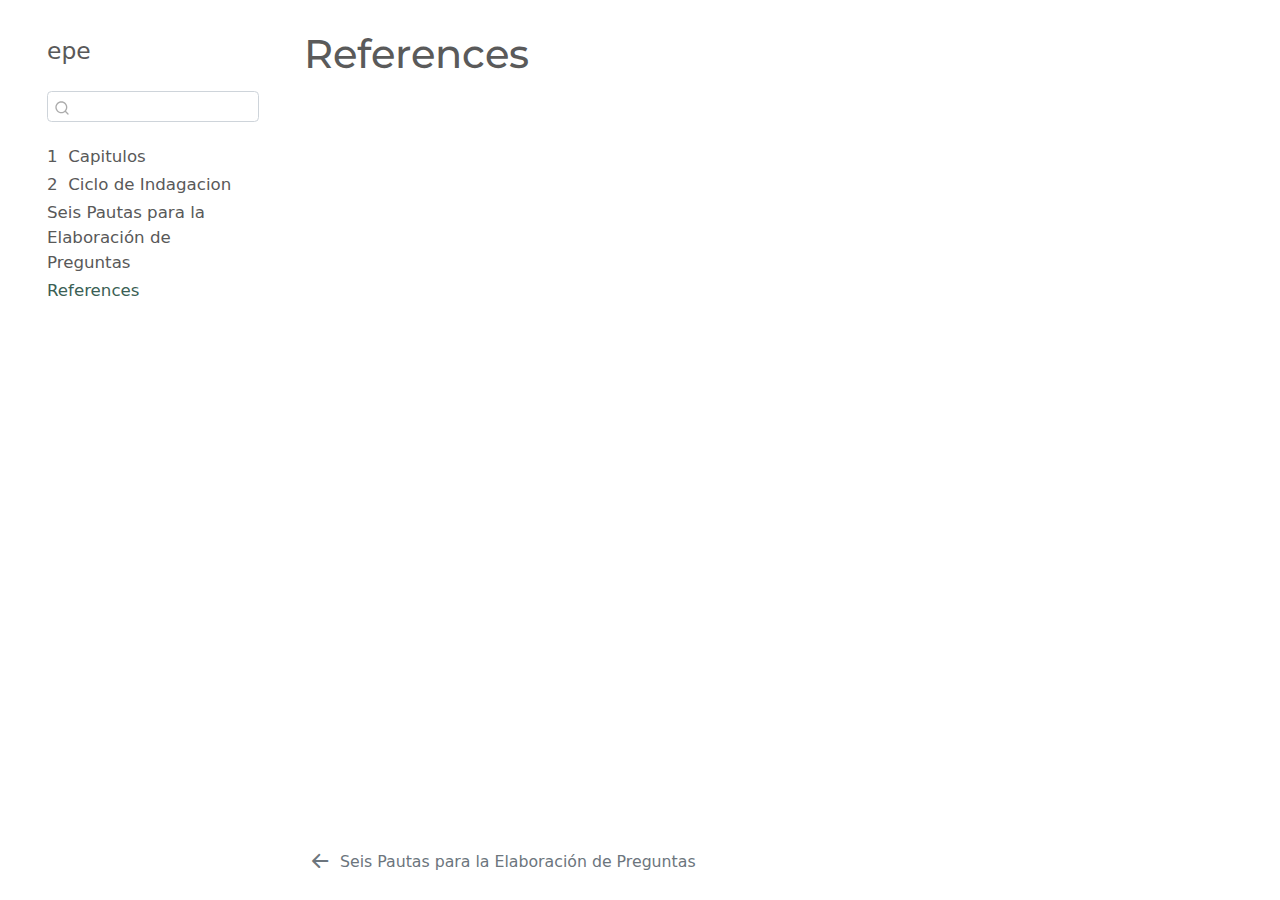
<file: _book/references.html>
<!DOCTYPE html>
<html xmlns="http://www.w3.org/1999/xhtml" lang="en" xml:lang="en"><head>

<meta charset="utf-8">
<meta name="generator" content="quarto-1.2.269">

<meta name="viewport" content="width=device-width, initial-scale=1.0, user-scalable=yes">


<title>epe - References</title>
<style>
code{white-space: pre-wrap;}
span.smallcaps{font-variant: small-caps;}
div.columns{display: flex; gap: min(4vw, 1.5em);}
div.column{flex: auto; overflow-x: auto;}
div.hanging-indent{margin-left: 1.5em; text-indent: -1.5em;}
ul.task-list{list-style: none;}
ul.task-list li input[type="checkbox"] {
  width: 0.8em;
  margin: 0 0.8em 0.2em -1.6em;
  vertical-align: middle;
}
div.csl-bib-body { }
div.csl-entry {
  clear: both;
}
.hanging div.csl-entry {
  margin-left:2em;
  text-indent:-2em;
}
div.csl-left-margin {
  min-width:2em;
  float:left;
}
div.csl-right-inline {
  margin-left:2em;
  padding-left:1em;
}
div.csl-indent {
  margin-left: 2em;
}
</style>


<script src="site_libs/quarto-nav/quarto-nav.js"></script>
<script src="site_libs/quarto-nav/headroom.min.js"></script>
<script src="site_libs/clipboard/clipboard.min.js"></script>
<script src="site_libs/quarto-search/autocomplete.umd.js"></script>
<script src="site_libs/quarto-search/fuse.min.js"></script>
<script src="site_libs/quarto-search/quarto-search.js"></script>
<meta name="quarto:offset" content="./">
<link href="./pautas_preguntas.html" rel="prev">
<script src="site_libs/quarto-html/quarto.js"></script>
<script src="site_libs/quarto-html/popper.min.js"></script>
<script src="site_libs/quarto-html/tippy.umd.min.js"></script>
<script src="site_libs/quarto-html/anchor.min.js"></script>
<link href="site_libs/quarto-html/tippy.css" rel="stylesheet">
<link href="site_libs/quarto-html/quarto-syntax-highlighting.css" rel="stylesheet" id="quarto-text-highlighting-styles">
<script src="site_libs/bootstrap/bootstrap.min.js"></script>
<link href="site_libs/bootstrap/bootstrap-icons.css" rel="stylesheet">
<link href="site_libs/bootstrap/bootstrap.min.css" rel="stylesheet" id="quarto-bootstrap" data-mode="light">
<script id="quarto-search-options" type="application/json">{
  "location": "sidebar",
  "copy-button": false,
  "collapse-after": 3,
  "panel-placement": "start",
  "type": "textbox",
  "limit": 20,
  "language": {
    "search-no-results-text": "No results",
    "search-matching-documents-text": "matching documents",
    "search-copy-link-title": "Copy link to search",
    "search-hide-matches-text": "Hide additional matches",
    "search-more-match-text": "more match in this document",
    "search-more-matches-text": "more matches in this document",
    "search-clear-button-title": "Clear",
    "search-detached-cancel-button-title": "Cancel",
    "search-submit-button-title": "Submit"
  }
}</script>


</head>

<body class="nav-sidebar floating">

<div id="quarto-search-results"></div>
  <header id="quarto-header" class="headroom fixed-top">
  <nav class="quarto-secondary-nav" data-bs-toggle="collapse" data-bs-target="#quarto-sidebar" aria-controls="quarto-sidebar" aria-expanded="false" aria-label="Toggle sidebar navigation" onclick="if (window.quartoToggleHeadroom) { window.quartoToggleHeadroom(); }">
    <div class="container-fluid d-flex justify-content-between">
      <h1 class="quarto-secondary-nav-title">References</h1>
      <button type="button" class="quarto-btn-toggle btn" aria-label="Show secondary navigation">
        <i class="bi bi-chevron-right"></i>
      </button>
    </div>
  </nav>
</header>
<!-- content -->
<div id="quarto-content" class="quarto-container page-columns page-rows-contents page-layout-article">
<!-- sidebar -->
  <nav id="quarto-sidebar" class="sidebar collapse sidebar-navigation floating overflow-auto">
    <div class="pt-lg-2 mt-2 text-left sidebar-header">
    <div class="sidebar-title mb-0 py-0">
      <a href="./">epe</a> 
    </div>
      </div>
      <div class="mt-2 flex-shrink-0 align-items-center">
        <div class="sidebar-search">
        <div id="quarto-search" class="" title="Search"></div>
        </div>
      </div>
    <div class="sidebar-menu-container"> 
    <ul class="list-unstyled mt-1">
        <li class="sidebar-item">
  <div class="sidebar-item-container"> 
  <a href="./index.html" class="sidebar-item-text sidebar-link"><span class="chapter-number">1</span>&nbsp; <span class="chapter-title">Capitulos</span></a>
  </div>
</li>
        <li class="sidebar-item">
  <div class="sidebar-item-container"> 
  <a href="./ciclo_indagacion.html" class="sidebar-item-text sidebar-link"><span class="chapter-number">2</span>&nbsp; <span class="chapter-title">Ciclo de Indagacion</span></a>
  </div>
</li>
        <li class="sidebar-item">
  <div class="sidebar-item-container"> 
  <a href="./pautas_preguntas.html" class="sidebar-item-text sidebar-link">Seis Pautas para la Elaboración de Preguntas</a>
  </div>
</li>
        <li class="sidebar-item">
  <div class="sidebar-item-container"> 
  <a href="./references.html" class="sidebar-item-text sidebar-link active">References</a>
  </div>
</li>
    </ul>
    </div>
</nav>
<!-- margin-sidebar -->
    <div id="quarto-margin-sidebar" class="sidebar margin-sidebar">
        
    </div>
<!-- main -->
<main class="content" id="quarto-document-content">

<header id="title-block-header" class="quarto-title-block default">
<div class="quarto-title">
<h1 class="title d-none d-lg-block">References</h1>
</div>



<div class="quarto-title-meta">

    
  
    
  </div>
  

</header>

<div id="refs" role="doc-bibliography" style="display: none">

</div>



</main> <!-- /main -->
<script id="quarto-html-after-body" type="application/javascript">
window.document.addEventListener("DOMContentLoaded", function (event) {
  const toggleBodyColorMode = (bsSheetEl) => {
    const mode = bsSheetEl.getAttribute("data-mode");
    const bodyEl = window.document.querySelector("body");
    if (mode === "dark") {
      bodyEl.classList.add("quarto-dark");
      bodyEl.classList.remove("quarto-light");
    } else {
      bodyEl.classList.add("quarto-light");
      bodyEl.classList.remove("quarto-dark");
    }
  }
  const toggleBodyColorPrimary = () => {
    const bsSheetEl = window.document.querySelector("link#quarto-bootstrap");
    if (bsSheetEl) {
      toggleBodyColorMode(bsSheetEl);
    }
  }
  toggleBodyColorPrimary();  
  const icon = "";
  const anchorJS = new window.AnchorJS();
  anchorJS.options = {
    placement: 'right',
    icon: icon
  };
  anchorJS.add('.anchored');
  const clipboard = new window.ClipboardJS('.code-copy-button', {
    target: function(trigger) {
      return trigger.previousElementSibling;
    }
  });
  clipboard.on('success', function(e) {
    // button target
    const button = e.trigger;
    // don't keep focus
    button.blur();
    // flash "checked"
    button.classList.add('code-copy-button-checked');
    var currentTitle = button.getAttribute("title");
    button.setAttribute("title", "Copied!");
    let tooltip;
    if (window.bootstrap) {
      button.setAttribute("data-bs-toggle", "tooltip");
      button.setAttribute("data-bs-placement", "left");
      button.setAttribute("data-bs-title", "Copied!");
      tooltip = new bootstrap.Tooltip(button, 
        { trigger: "manual", 
          customClass: "code-copy-button-tooltip",
          offset: [0, -8]});
      tooltip.show();    
    }
    setTimeout(function() {
      if (tooltip) {
        tooltip.hide();
        button.removeAttribute("data-bs-title");
        button.removeAttribute("data-bs-toggle");
        button.removeAttribute("data-bs-placement");
      }
      button.setAttribute("title", currentTitle);
      button.classList.remove('code-copy-button-checked');
    }, 1000);
    // clear code selection
    e.clearSelection();
  });
  function tippyHover(el, contentFn) {
    const config = {
      allowHTML: true,
      content: contentFn,
      maxWidth: 500,
      delay: 100,
      arrow: false,
      appendTo: function(el) {
          return el.parentElement;
      },
      interactive: true,
      interactiveBorder: 10,
      theme: 'quarto',
      placement: 'bottom-start'
    };
    window.tippy(el, config); 
  }
  const noterefs = window.document.querySelectorAll('a[role="doc-noteref"]');
  for (var i=0; i<noterefs.length; i++) {
    const ref = noterefs[i];
    tippyHover(ref, function() {
      // use id or data attribute instead here
      let href = ref.getAttribute('data-footnote-href') || ref.getAttribute('href');
      try { href = new URL(href).hash; } catch {}
      const id = href.replace(/^#\/?/, "");
      const note = window.document.getElementById(id);
      return note.innerHTML;
    });
  }
  const findCites = (el) => {
    const parentEl = el.parentElement;
    if (parentEl) {
      const cites = parentEl.dataset.cites;
      if (cites) {
        return {
          el,
          cites: cites.split(' ')
        };
      } else {
        return findCites(el.parentElement)
      }
    } else {
      return undefined;
    }
  };
  var bibliorefs = window.document.querySelectorAll('a[role="doc-biblioref"]');
  for (var i=0; i<bibliorefs.length; i++) {
    const ref = bibliorefs[i];
    const citeInfo = findCites(ref);
    if (citeInfo) {
      tippyHover(citeInfo.el, function() {
        var popup = window.document.createElement('div');
        citeInfo.cites.forEach(function(cite) {
          var citeDiv = window.document.createElement('div');
          citeDiv.classList.add('hanging-indent');
          citeDiv.classList.add('csl-entry');
          var biblioDiv = window.document.getElementById('ref-' + cite);
          if (biblioDiv) {
            citeDiv.innerHTML = biblioDiv.innerHTML;
          }
          popup.appendChild(citeDiv);
        });
        return popup.innerHTML;
      });
    }
  }
});
</script>
<nav class="page-navigation">
  <div class="nav-page nav-page-previous">
      <a href="./pautas_preguntas.html" class="pagination-link">
        <i class="bi bi-arrow-left-short"></i> <span class="nav-page-text">Seis Pautas para la Elaboración de Preguntas</span>
      </a>          
  </div>
  <div class="nav-page nav-page-next">
  </div>
</nav>
</div> <!-- /content -->



</body></html>
</file>
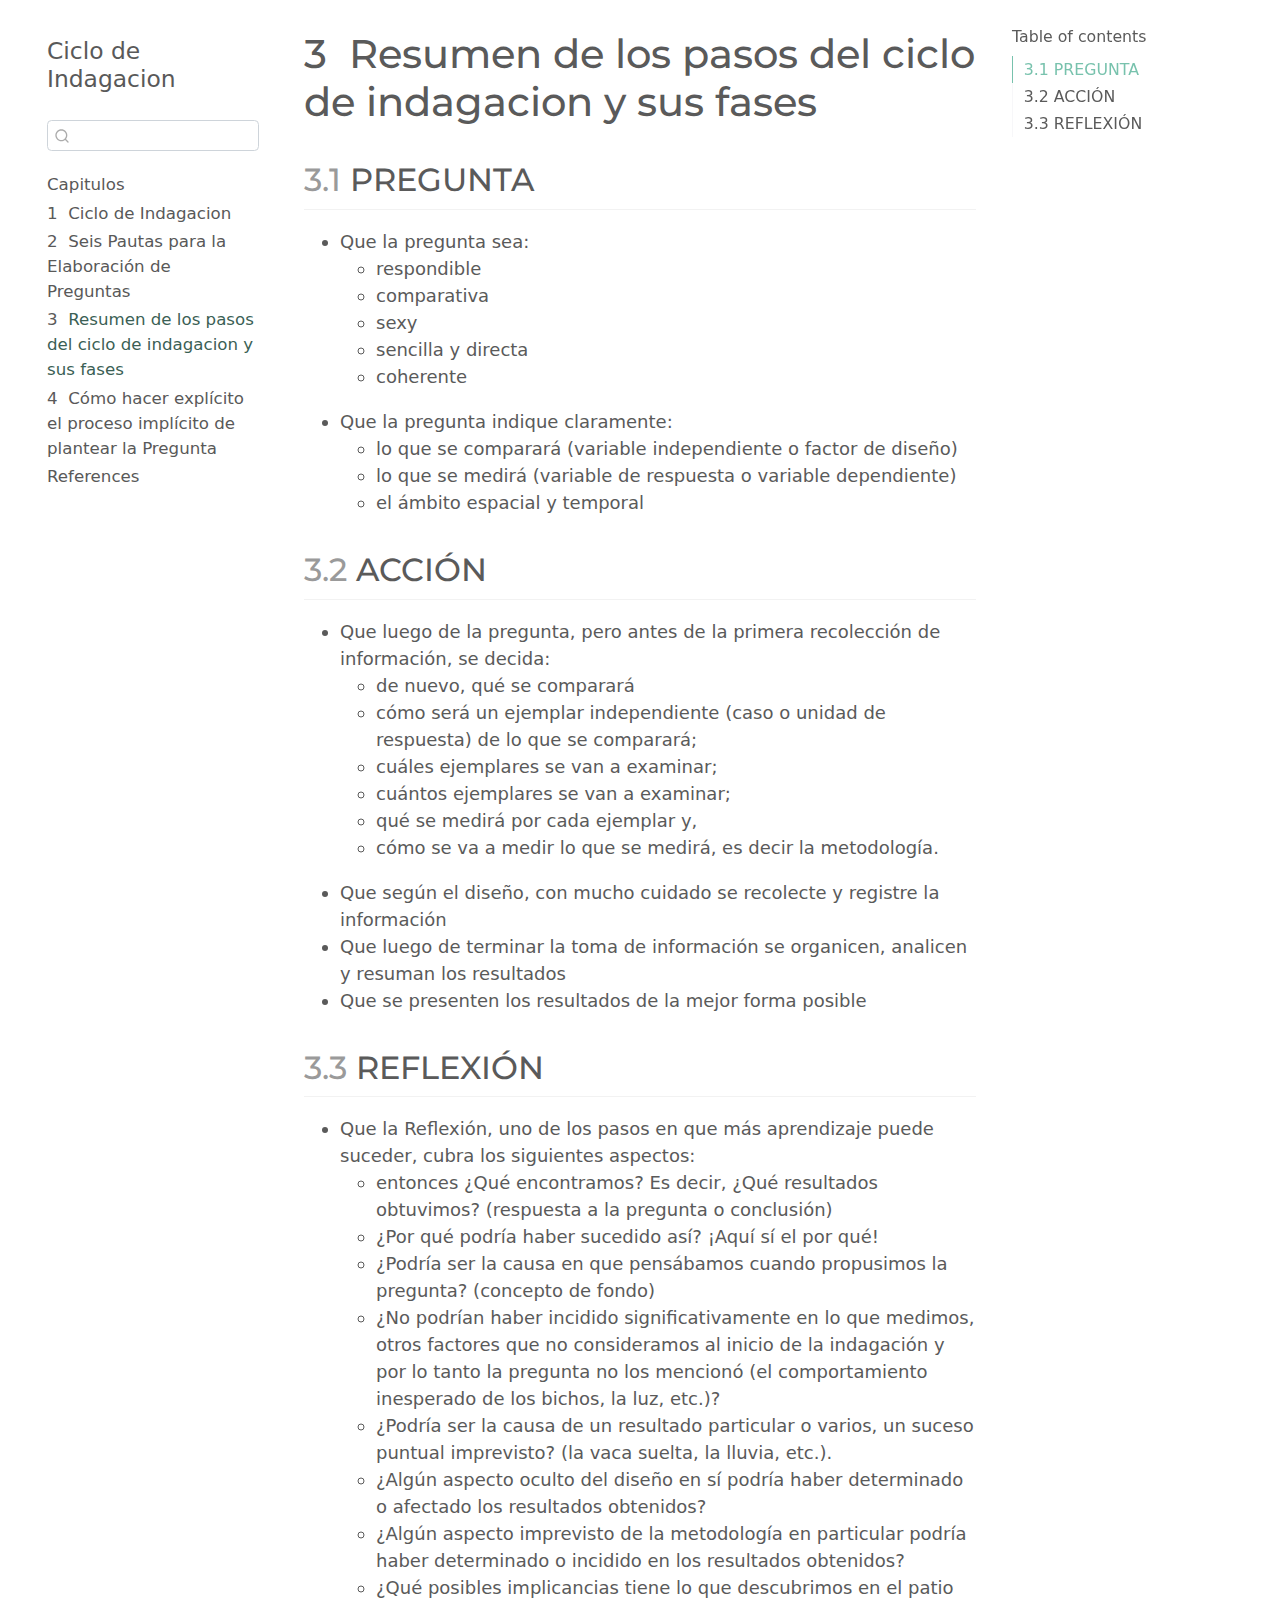
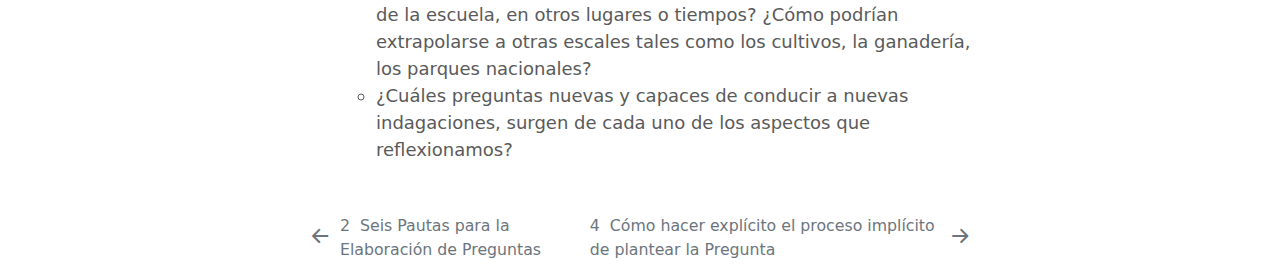
<file: _book/resumen_pasos.html>
<!DOCTYPE html>
<html xmlns="http://www.w3.org/1999/xhtml" lang="en" xml:lang="en"><head>

<meta charset="utf-8">
<meta name="generator" content="quarto-1.2.269">

<meta name="viewport" content="width=device-width, initial-scale=1.0, user-scalable=yes">


<title>Ciclo de Indagacion - 3&nbsp; Resumen de los pasos del ciclo de indagacion y sus fases</title>
<style>
code{white-space: pre-wrap;}
span.smallcaps{font-variant: small-caps;}
div.columns{display: flex; gap: min(4vw, 1.5em);}
div.column{flex: auto; overflow-x: auto;}
div.hanging-indent{margin-left: 1.5em; text-indent: -1.5em;}
ul.task-list{list-style: none;}
ul.task-list li input[type="checkbox"] {
  width: 0.8em;
  margin: 0 0.8em 0.2em -1.6em;
  vertical-align: middle;
}
</style>


<script src="site_libs/quarto-nav/quarto-nav.js"></script>
<script src="site_libs/quarto-nav/headroom.min.js"></script>
<script src="site_libs/clipboard/clipboard.min.js"></script>
<script src="site_libs/quarto-search/autocomplete.umd.js"></script>
<script src="site_libs/quarto-search/fuse.min.js"></script>
<script src="site_libs/quarto-search/quarto-search.js"></script>
<meta name="quarto:offset" content="./">
<link href="./proceso_pregunta.html" rel="next">
<link href="./pautas_preguntas.html" rel="prev">
<script src="site_libs/quarto-html/quarto.js"></script>
<script src="site_libs/quarto-html/popper.min.js"></script>
<script src="site_libs/quarto-html/tippy.umd.min.js"></script>
<script src="site_libs/quarto-html/anchor.min.js"></script>
<link href="site_libs/quarto-html/tippy.css" rel="stylesheet">
<link href="site_libs/quarto-html/quarto-syntax-highlighting.css" rel="stylesheet" id="quarto-text-highlighting-styles">
<script src="site_libs/bootstrap/bootstrap.min.js"></script>
<link href="site_libs/bootstrap/bootstrap-icons.css" rel="stylesheet">
<link href="site_libs/bootstrap/bootstrap.min.css" rel="stylesheet" id="quarto-bootstrap" data-mode="light">
<script id="quarto-search-options" type="application/json">{
  "location": "sidebar",
  "copy-button": false,
  "collapse-after": 3,
  "panel-placement": "start",
  "type": "textbox",
  "limit": 20,
  "language": {
    "search-no-results-text": "No results",
    "search-matching-documents-text": "matching documents",
    "search-copy-link-title": "Copy link to search",
    "search-hide-matches-text": "Hide additional matches",
    "search-more-match-text": "more match in this document",
    "search-more-matches-text": "more matches in this document",
    "search-clear-button-title": "Clear",
    "search-detached-cancel-button-title": "Cancel",
    "search-submit-button-title": "Submit"
  }
}</script>


</head>

<body class="nav-sidebar floating">

<div id="quarto-search-results"></div>
  <header id="quarto-header" class="headroom fixed-top">
  <nav class="quarto-secondary-nav" data-bs-toggle="collapse" data-bs-target="#quarto-sidebar" aria-controls="quarto-sidebar" aria-expanded="false" aria-label="Toggle sidebar navigation" onclick="if (window.quartoToggleHeadroom) { window.quartoToggleHeadroom(); }">
    <div class="container-fluid d-flex justify-content-between">
      <h1 class="quarto-secondary-nav-title"><span class="chapter-number">3</span>&nbsp; <span class="chapter-title">Resumen de los pasos del ciclo de indagacion y sus fases</span></h1>
      <button type="button" class="quarto-btn-toggle btn" aria-label="Show secondary navigation">
        <i class="bi bi-chevron-right"></i>
      </button>
    </div>
  </nav>
</header>
<!-- content -->
<div id="quarto-content" class="quarto-container page-columns page-rows-contents page-layout-article">
<!-- sidebar -->
  <nav id="quarto-sidebar" class="sidebar collapse sidebar-navigation floating overflow-auto">
    <div class="pt-lg-2 mt-2 text-left sidebar-header">
    <div class="sidebar-title mb-0 py-0">
      <a href="./">Ciclo de Indagacion</a> 
    </div>
      </div>
      <div class="mt-2 flex-shrink-0 align-items-center">
        <div class="sidebar-search">
        <div id="quarto-search" class="" title="Search"></div>
        </div>
      </div>
    <div class="sidebar-menu-container"> 
    <ul class="list-unstyled mt-1">
        <li class="sidebar-item">
  <div class="sidebar-item-container"> 
  <a href="./index.html" class="sidebar-item-text sidebar-link">Capitulos</a>
  </div>
</li>
        <li class="sidebar-item">
  <div class="sidebar-item-container"> 
  <a href="./ciclo_indagacion.html" class="sidebar-item-text sidebar-link"><span class="chapter-number">1</span>&nbsp; <span class="chapter-title">Ciclo de Indagacion</span></a>
  </div>
</li>
        <li class="sidebar-item">
  <div class="sidebar-item-container"> 
  <a href="./pautas_preguntas.html" class="sidebar-item-text sidebar-link"><span class="chapter-number">2</span>&nbsp; <span class="chapter-title">Seis Pautas para la Elaboración de Preguntas</span></a>
  </div>
</li>
        <li class="sidebar-item">
  <div class="sidebar-item-container"> 
  <a href="./resumen_pasos.html" class="sidebar-item-text sidebar-link active"><span class="chapter-number">3</span>&nbsp; <span class="chapter-title">Resumen de los pasos del ciclo de indagacion y sus fases</span></a>
  </div>
</li>
        <li class="sidebar-item">
  <div class="sidebar-item-container"> 
  <a href="./proceso_pregunta.html" class="sidebar-item-text sidebar-link"><span class="chapter-number">4</span>&nbsp; <span class="chapter-title">Cómo hacer explícito el proceso implícito de plantear la Pregunta</span></a>
  </div>
</li>
        <li class="sidebar-item">
  <div class="sidebar-item-container"> 
  <a href="./references.html" class="sidebar-item-text sidebar-link">References</a>
  </div>
</li>
    </ul>
    </div>
</nav>
<!-- margin-sidebar -->
    <div id="quarto-margin-sidebar" class="sidebar margin-sidebar">
        <nav id="TOC" role="doc-toc" class="toc-active">
    <h2 id="toc-title">Table of contents</h2>
   
  <ul>
  <li><a href="#pregunta" id="toc-pregunta" class="nav-link active" data-scroll-target="#pregunta"><span class="toc-section-number">3.1</span>  PREGUNTA</a></li>
  <li><a href="#acción" id="toc-acción" class="nav-link" data-scroll-target="#acción"><span class="toc-section-number">3.2</span>  ACCIÓN</a></li>
  <li><a href="#reflexión" id="toc-reflexión" class="nav-link" data-scroll-target="#reflexión"><span class="toc-section-number">3.3</span>  REFLEXIÓN</a></li>
  </ul>
</nav>
    </div>
<!-- main -->
<main class="content" id="quarto-document-content">

<header id="title-block-header" class="quarto-title-block default">
<div class="quarto-title">
<h1 class="title d-none d-lg-block"><span class="chapter-number">3</span>&nbsp; <span class="chapter-title">Resumen de los pasos del ciclo de indagacion y sus fases</span></h1>
</div>



<div class="quarto-title-meta">

    
  
    
  </div>
  

</header>

<section id="pregunta" class="level2" data-number="3.1">
<h2 data-number="3.1" class="anchored" data-anchor-id="pregunta"><span class="header-section-number">3.1</span> PREGUNTA</h2>
<ul>
<li>Que la pregunta sea:
<ul>
<li>respondible</li>
<li>comparativa</li>
<li>sexy</li>
<li>sencilla y directa</li>
<li>coherente</li>
</ul></li>
<li>Que la pregunta indique claramente:
<ul>
<li>lo que se comparará (variable independiente o factor de diseño)</li>
<li>lo que se medirá (variable de respuesta o variable dependiente)</li>
<li>el ámbito espacial y temporal</li>
</ul></li>
</ul>
</section>
<section id="acción" class="level2" data-number="3.2">
<h2 data-number="3.2" class="anchored" data-anchor-id="acción"><span class="header-section-number">3.2</span> ACCIÓN</h2>
<ul>
<li>Que luego de la pregunta, pero antes de la primera recolección de información, se decida:
<ul>
<li>de nuevo, qué se comparará</li>
<li>cómo será un ejemplar independiente (caso o unidad de respuesta) de lo que se comparará;</li>
<li>cuáles ejemplares se van a examinar;</li>
<li>cuántos ejemplares se van a examinar;</li>
<li>qué se medirá por cada ejemplar y,</li>
<li>cómo se va a medir lo que se medirá, es decir la metodología.</li>
</ul></li>
<li>Que según el diseño, con mucho cuidado se recolecte y registre la información</li>
<li>Que luego de terminar la toma de información se organicen, analicen y resuman los resultados</li>
<li>Que se presenten los resultados de la mejor forma posible</li>
</ul>
</section>
<section id="reflexión" class="level2" data-number="3.3">
<h2 data-number="3.3" class="anchored" data-anchor-id="reflexión"><span class="header-section-number">3.3</span> REFLEXIÓN</h2>
<ul>
<li>Que la Reflexión, uno de los pasos en que más aprendizaje puede suceder, cubra los siguientes aspectos:
<ul>
<li>entonces ¿Qué encontramos? Es decir, ¿Qué resultados obtuvimos? (respuesta a la pregunta o conclusión)</li>
<li>¿Por qué podría haber sucedido así? ¡Aquí sí el por qué!</li>
<li>¿Podría ser la causa en que pensábamos cuando propusimos la pregunta? (concepto de fondo)</li>
<li>¿No podrían haber incidido significativamente en lo que medimos, otros factores que no consideramos al inicio de la indagación y por lo tanto la pregunta no los mencionó (el comportamiento inesperado de los bichos, la luz, etc.)?</li>
<li>¿Podría ser la causa de un resultado particular o varios, un suceso puntual imprevisto? (la vaca suelta, la lluvia, etc.).</li>
<li>¿Algún aspecto oculto del diseño en sí podría haber determinado o afectado los resultados obtenidos?</li>
<li>¿Algún aspecto imprevisto de la metodología en particular podría haber determinado o incidido en los resultados obtenidos?</li>
<li>¿Qué posibles implicancias tiene lo que descubrimos en el patio de la escuela, en otros lugares o tiempos? ¿Cómo podrían extrapolarse a otras escales tales como los cultivos, la ganadería, los parques nacionales?</li>
<li>¿Cuáles preguntas nuevas y capaces de conducir a nuevas indagaciones, surgen de cada uno de los aspectos que reflexionamos?</li>
</ul></li>
</ul>


</section>

</main> <!-- /main -->
<script id="quarto-html-after-body" type="application/javascript">
window.document.addEventListener("DOMContentLoaded", function (event) {
  const toggleBodyColorMode = (bsSheetEl) => {
    const mode = bsSheetEl.getAttribute("data-mode");
    const bodyEl = window.document.querySelector("body");
    if (mode === "dark") {
      bodyEl.classList.add("quarto-dark");
      bodyEl.classList.remove("quarto-light");
    } else {
      bodyEl.classList.add("quarto-light");
      bodyEl.classList.remove("quarto-dark");
    }
  }
  const toggleBodyColorPrimary = () => {
    const bsSheetEl = window.document.querySelector("link#quarto-bootstrap");
    if (bsSheetEl) {
      toggleBodyColorMode(bsSheetEl);
    }
  }
  toggleBodyColorPrimary();  
  const icon = "";
  const anchorJS = new window.AnchorJS();
  anchorJS.options = {
    placement: 'right',
    icon: icon
  };
  anchorJS.add('.anchored');
  const clipboard = new window.ClipboardJS('.code-copy-button', {
    target: function(trigger) {
      return trigger.previousElementSibling;
    }
  });
  clipboard.on('success', function(e) {
    // button target
    const button = e.trigger;
    // don't keep focus
    button.blur();
    // flash "checked"
    button.classList.add('code-copy-button-checked');
    var currentTitle = button.getAttribute("title");
    button.setAttribute("title", "Copied!");
    let tooltip;
    if (window.bootstrap) {
      button.setAttribute("data-bs-toggle", "tooltip");
      button.setAttribute("data-bs-placement", "left");
      button.setAttribute("data-bs-title", "Copied!");
      tooltip = new bootstrap.Tooltip(button, 
        { trigger: "manual", 
          customClass: "code-copy-button-tooltip",
          offset: [0, -8]});
      tooltip.show();    
    }
    setTimeout(function() {
      if (tooltip) {
        tooltip.hide();
        button.removeAttribute("data-bs-title");
        button.removeAttribute("data-bs-toggle");
        button.removeAttribute("data-bs-placement");
      }
      button.setAttribute("title", currentTitle);
      button.classList.remove('code-copy-button-checked');
    }, 1000);
    // clear code selection
    e.clearSelection();
  });
  function tippyHover(el, contentFn) {
    const config = {
      allowHTML: true,
      content: contentFn,
      maxWidth: 500,
      delay: 100,
      arrow: false,
      appendTo: function(el) {
          return el.parentElement;
      },
      interactive: true,
      interactiveBorder: 10,
      theme: 'quarto',
      placement: 'bottom-start'
    };
    window.tippy(el, config); 
  }
  const noterefs = window.document.querySelectorAll('a[role="doc-noteref"]');
  for (var i=0; i<noterefs.length; i++) {
    const ref = noterefs[i];
    tippyHover(ref, function() {
      // use id or data attribute instead here
      let href = ref.getAttribute('data-footnote-href') || ref.getAttribute('href');
      try { href = new URL(href).hash; } catch {}
      const id = href.replace(/^#\/?/, "");
      const note = window.document.getElementById(id);
      return note.innerHTML;
    });
  }
  const findCites = (el) => {
    const parentEl = el.parentElement;
    if (parentEl) {
      const cites = parentEl.dataset.cites;
      if (cites) {
        return {
          el,
          cites: cites.split(' ')
        };
      } else {
        return findCites(el.parentElement)
      }
    } else {
      return undefined;
    }
  };
  var bibliorefs = window.document.querySelectorAll('a[role="doc-biblioref"]');
  for (var i=0; i<bibliorefs.length; i++) {
    const ref = bibliorefs[i];
    const citeInfo = findCites(ref);
    if (citeInfo) {
      tippyHover(citeInfo.el, function() {
        var popup = window.document.createElement('div');
        citeInfo.cites.forEach(function(cite) {
          var citeDiv = window.document.createElement('div');
          citeDiv.classList.add('hanging-indent');
          citeDiv.classList.add('csl-entry');
          var biblioDiv = window.document.getElementById('ref-' + cite);
          if (biblioDiv) {
            citeDiv.innerHTML = biblioDiv.innerHTML;
          }
          popup.appendChild(citeDiv);
        });
        return popup.innerHTML;
      });
    }
  }
});
</script>
<nav class="page-navigation">
  <div class="nav-page nav-page-previous">
      <a href="./pautas_preguntas.html" class="pagination-link">
        <i class="bi bi-arrow-left-short"></i> <span class="nav-page-text"><span class="chapter-number">2</span>&nbsp; <span class="chapter-title">Seis Pautas para la Elaboración de Preguntas</span></span>
      </a>          
  </div>
  <div class="nav-page nav-page-next">
      <a href="./proceso_pregunta.html" class="pagination-link">
        <span class="nav-page-text"><span class="chapter-number">4</span>&nbsp; <span class="chapter-title">Cómo hacer explícito el proceso implícito de plantear la Pregunta</span></span> <i class="bi bi-arrow-right-short"></i>
      </a>
  </div>
</nav>
</div> <!-- /content -->



</body></html>
</file>
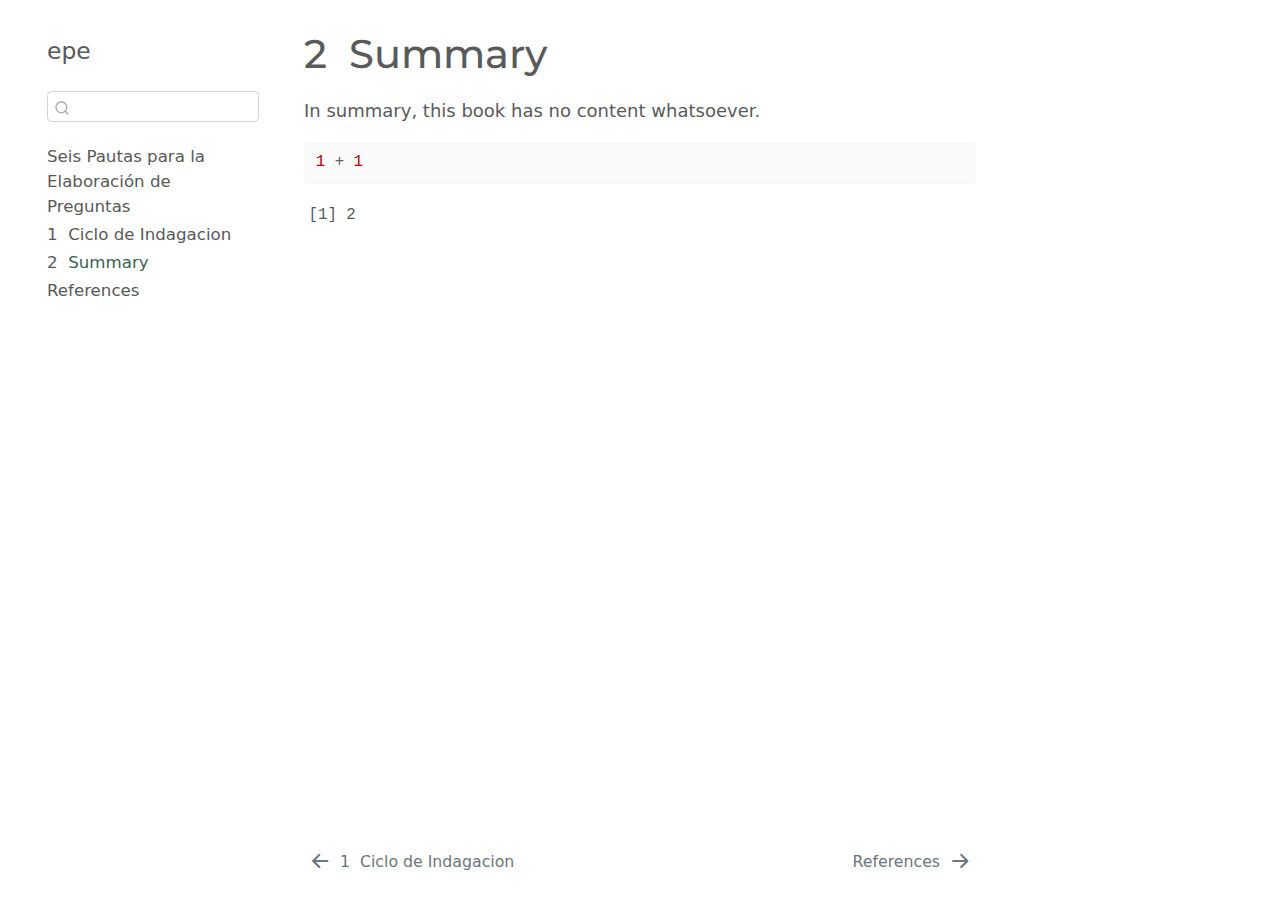
<file: _book/summary.html>
<!DOCTYPE html>
<html xmlns="http://www.w3.org/1999/xhtml" lang="en" xml:lang="en"><head>

<meta charset="utf-8">
<meta name="generator" content="quarto-1.2.269">

<meta name="viewport" content="width=device-width, initial-scale=1.0, user-scalable=yes">


<title>epe - 2&nbsp; Summary</title>
<style>
code{white-space: pre-wrap;}
span.smallcaps{font-variant: small-caps;}
div.columns{display: flex; gap: min(4vw, 1.5em);}
div.column{flex: auto; overflow-x: auto;}
div.hanging-indent{margin-left: 1.5em; text-indent: -1.5em;}
ul.task-list{list-style: none;}
ul.task-list li input[type="checkbox"] {
  width: 0.8em;
  margin: 0 0.8em 0.2em -1.6em;
  vertical-align: middle;
}
pre > code.sourceCode { white-space: pre; position: relative; }
pre > code.sourceCode > span { display: inline-block; line-height: 1.25; }
pre > code.sourceCode > span:empty { height: 1.2em; }
.sourceCode { overflow: visible; }
code.sourceCode > span { color: inherit; text-decoration: inherit; }
div.sourceCode { margin: 1em 0; }
pre.sourceCode { margin: 0; }
@media screen {
div.sourceCode { overflow: auto; }
}
@media print {
pre > code.sourceCode { white-space: pre-wrap; }
pre > code.sourceCode > span { text-indent: -5em; padding-left: 5em; }
}
pre.numberSource code
  { counter-reset: source-line 0; }
pre.numberSource code > span
  { position: relative; left: -4em; counter-increment: source-line; }
pre.numberSource code > span > a:first-child::before
  { content: counter(source-line);
    position: relative; left: -1em; text-align: right; vertical-align: baseline;
    border: none; display: inline-block;
    -webkit-touch-callout: none; -webkit-user-select: none;
    -khtml-user-select: none; -moz-user-select: none;
    -ms-user-select: none; user-select: none;
    padding: 0 4px; width: 4em;
    color: #aaaaaa;
  }
pre.numberSource { margin-left: 3em; border-left: 1px solid #aaaaaa;  padding-left: 4px; }
div.sourceCode
  {   }
@media screen {
pre > code.sourceCode > span > a:first-child::before { text-decoration: underline; }
}
code span.al { color: #ff0000; font-weight: bold; } /* Alert */
code span.an { color: #60a0b0; font-weight: bold; font-style: italic; } /* Annotation */
code span.at { color: #7d9029; } /* Attribute */
code span.bn { color: #40a070; } /* BaseN */
code span.bu { color: #008000; } /* BuiltIn */
code span.cf { color: #007020; font-weight: bold; } /* ControlFlow */
code span.ch { color: #4070a0; } /* Char */
code span.cn { color: #880000; } /* Constant */
code span.co { color: #60a0b0; font-style: italic; } /* Comment */
code span.cv { color: #60a0b0; font-weight: bold; font-style: italic; } /* CommentVar */
code span.do { color: #ba2121; font-style: italic; } /* Documentation */
code span.dt { color: #902000; } /* DataType */
code span.dv { color: #40a070; } /* DecVal */
code span.er { color: #ff0000; font-weight: bold; } /* Error */
code span.ex { } /* Extension */
code span.fl { color: #40a070; } /* Float */
code span.fu { color: #06287e; } /* Function */
code span.im { color: #008000; font-weight: bold; } /* Import */
code span.in { color: #60a0b0; font-weight: bold; font-style: italic; } /* Information */
code span.kw { color: #007020; font-weight: bold; } /* Keyword */
code span.op { color: #666666; } /* Operator */
code span.ot { color: #007020; } /* Other */
code span.pp { color: #bc7a00; } /* Preprocessor */
code span.sc { color: #4070a0; } /* SpecialChar */
code span.ss { color: #bb6688; } /* SpecialString */
code span.st { color: #4070a0; } /* String */
code span.va { color: #19177c; } /* Variable */
code span.vs { color: #4070a0; } /* VerbatimString */
code span.wa { color: #60a0b0; font-weight: bold; font-style: italic; } /* Warning */
</style>


<script src="site_libs/quarto-nav/quarto-nav.js"></script>
<script src="site_libs/quarto-nav/headroom.min.js"></script>
<script src="site_libs/clipboard/clipboard.min.js"></script>
<script src="site_libs/quarto-search/autocomplete.umd.js"></script>
<script src="site_libs/quarto-search/fuse.min.js"></script>
<script src="site_libs/quarto-search/quarto-search.js"></script>
<meta name="quarto:offset" content="./">
<link href="./references.html" rel="next">
<link href="./ciclo_indagacion.html" rel="prev">
<script src="site_libs/quarto-html/quarto.js"></script>
<script src="site_libs/quarto-html/popper.min.js"></script>
<script src="site_libs/quarto-html/tippy.umd.min.js"></script>
<script src="site_libs/quarto-html/anchor.min.js"></script>
<link href="site_libs/quarto-html/tippy.css" rel="stylesheet">
<link href="site_libs/quarto-html/quarto-syntax-highlighting.css" rel="stylesheet" id="quarto-text-highlighting-styles">
<script src="site_libs/bootstrap/bootstrap.min.js"></script>
<link href="site_libs/bootstrap/bootstrap-icons.css" rel="stylesheet">
<link href="site_libs/bootstrap/bootstrap.min.css" rel="stylesheet" id="quarto-bootstrap" data-mode="light">
<script id="quarto-search-options" type="application/json">{
  "location": "sidebar",
  "copy-button": false,
  "collapse-after": 3,
  "panel-placement": "start",
  "type": "textbox",
  "limit": 20,
  "language": {
    "search-no-results-text": "No results",
    "search-matching-documents-text": "matching documents",
    "search-copy-link-title": "Copy link to search",
    "search-hide-matches-text": "Hide additional matches",
    "search-more-match-text": "more match in this document",
    "search-more-matches-text": "more matches in this document",
    "search-clear-button-title": "Clear",
    "search-detached-cancel-button-title": "Cancel",
    "search-submit-button-title": "Submit"
  }
}</script>


</head>

<body class="nav-sidebar floating">

<div id="quarto-search-results"></div>
  <header id="quarto-header" class="headroom fixed-top">
  <nav class="quarto-secondary-nav" data-bs-toggle="collapse" data-bs-target="#quarto-sidebar" aria-controls="quarto-sidebar" aria-expanded="false" aria-label="Toggle sidebar navigation" onclick="if (window.quartoToggleHeadroom) { window.quartoToggleHeadroom(); }">
    <div class="container-fluid d-flex justify-content-between">
      <h1 class="quarto-secondary-nav-title"><span class="chapter-number">2</span>&nbsp; <span class="chapter-title">Summary</span></h1>
      <button type="button" class="quarto-btn-toggle btn" aria-label="Show secondary navigation">
        <i class="bi bi-chevron-right"></i>
      </button>
    </div>
  </nav>
</header>
<!-- content -->
<div id="quarto-content" class="quarto-container page-columns page-rows-contents page-layout-article">
<!-- sidebar -->
  <nav id="quarto-sidebar" class="sidebar collapse sidebar-navigation floating overflow-auto">
    <div class="pt-lg-2 mt-2 text-left sidebar-header">
    <div class="sidebar-title mb-0 py-0">
      <a href="./">epe</a> 
    </div>
      </div>
      <div class="mt-2 flex-shrink-0 align-items-center">
        <div class="sidebar-search">
        <div id="quarto-search" class="" title="Search"></div>
        </div>
      </div>
    <div class="sidebar-menu-container"> 
    <ul class="list-unstyled mt-1">
        <li class="sidebar-item">
  <div class="sidebar-item-container"> 
  <a href="./index.html" class="sidebar-item-text sidebar-link">Seis Pautas para la Elaboración de Preguntas</a>
  </div>
</li>
        <li class="sidebar-item">
  <div class="sidebar-item-container"> 
  <a href="./ciclo_indagacion.html" class="sidebar-item-text sidebar-link"><span class="chapter-number">1</span>&nbsp; <span class="chapter-title">Ciclo de Indagacion</span></a>
  </div>
</li>
        <li class="sidebar-item">
  <div class="sidebar-item-container"> 
  <a href="./summary.html" class="sidebar-item-text sidebar-link active"><span class="chapter-number">2</span>&nbsp; <span class="chapter-title">Summary</span></a>
  </div>
</li>
        <li class="sidebar-item">
  <div class="sidebar-item-container"> 
  <a href="./references.html" class="sidebar-item-text sidebar-link">References</a>
  </div>
</li>
    </ul>
    </div>
</nav>
<!-- margin-sidebar -->
    <div id="quarto-margin-sidebar" class="sidebar margin-sidebar">
        
    </div>
<!-- main -->
<main class="content" id="quarto-document-content">

<header id="title-block-header" class="quarto-title-block default">
<div class="quarto-title">
<h1 class="title d-none d-lg-block"><span class="chapter-number">2</span>&nbsp; <span class="chapter-title">Summary</span></h1>
</div>



<div class="quarto-title-meta">

    
  
    
  </div>
  

</header>

<p>In summary, this book has no content whatsoever.</p>
<div class="cell">
<div class="sourceCode cell-code" id="cb1"><pre class="sourceCode r code-with-copy"><code class="sourceCode r"><span id="cb1-1"><a href="#cb1-1" aria-hidden="true" tabindex="-1"></a><span class="dv">1</span> <span class="sc">+</span> <span class="dv">1</span></span></code><button title="Copy to Clipboard" class="code-copy-button"><i class="bi"></i></button></pre></div>
<div class="cell-output cell-output-stdout">
<pre><code>[1] 2</code></pre>
</div>
</div>



</main> <!-- /main -->
<script id="quarto-html-after-body" type="application/javascript">
window.document.addEventListener("DOMContentLoaded", function (event) {
  const toggleBodyColorMode = (bsSheetEl) => {
    const mode = bsSheetEl.getAttribute("data-mode");
    const bodyEl = window.document.querySelector("body");
    if (mode === "dark") {
      bodyEl.classList.add("quarto-dark");
      bodyEl.classList.remove("quarto-light");
    } else {
      bodyEl.classList.add("quarto-light");
      bodyEl.classList.remove("quarto-dark");
    }
  }
  const toggleBodyColorPrimary = () => {
    const bsSheetEl = window.document.querySelector("link#quarto-bootstrap");
    if (bsSheetEl) {
      toggleBodyColorMode(bsSheetEl);
    }
  }
  toggleBodyColorPrimary();  
  const icon = "";
  const anchorJS = new window.AnchorJS();
  anchorJS.options = {
    placement: 'right',
    icon: icon
  };
  anchorJS.add('.anchored');
  const clipboard = new window.ClipboardJS('.code-copy-button', {
    target: function(trigger) {
      return trigger.previousElementSibling;
    }
  });
  clipboard.on('success', function(e) {
    // button target
    const button = e.trigger;
    // don't keep focus
    button.blur();
    // flash "checked"
    button.classList.add('code-copy-button-checked');
    var currentTitle = button.getAttribute("title");
    button.setAttribute("title", "Copied!");
    let tooltip;
    if (window.bootstrap) {
      button.setAttribute("data-bs-toggle", "tooltip");
      button.setAttribute("data-bs-placement", "left");
      button.setAttribute("data-bs-title", "Copied!");
      tooltip = new bootstrap.Tooltip(button, 
        { trigger: "manual", 
          customClass: "code-copy-button-tooltip",
          offset: [0, -8]});
      tooltip.show();    
    }
    setTimeout(function() {
      if (tooltip) {
        tooltip.hide();
        button.removeAttribute("data-bs-title");
        button.removeAttribute("data-bs-toggle");
        button.removeAttribute("data-bs-placement");
      }
      button.setAttribute("title", currentTitle);
      button.classList.remove('code-copy-button-checked');
    }, 1000);
    // clear code selection
    e.clearSelection();
  });
  function tippyHover(el, contentFn) {
    const config = {
      allowHTML: true,
      content: contentFn,
      maxWidth: 500,
      delay: 100,
      arrow: false,
      appendTo: function(el) {
          return el.parentElement;
      },
      interactive: true,
      interactiveBorder: 10,
      theme: 'quarto',
      placement: 'bottom-start'
    };
    window.tippy(el, config); 
  }
  const noterefs = window.document.querySelectorAll('a[role="doc-noteref"]');
  for (var i=0; i<noterefs.length; i++) {
    const ref = noterefs[i];
    tippyHover(ref, function() {
      // use id or data attribute instead here
      let href = ref.getAttribute('data-footnote-href') || ref.getAttribute('href');
      try { href = new URL(href).hash; } catch {}
      const id = href.replace(/^#\/?/, "");
      const note = window.document.getElementById(id);
      return note.innerHTML;
    });
  }
  const findCites = (el) => {
    const parentEl = el.parentElement;
    if (parentEl) {
      const cites = parentEl.dataset.cites;
      if (cites) {
        return {
          el,
          cites: cites.split(' ')
        };
      } else {
        return findCites(el.parentElement)
      }
    } else {
      return undefined;
    }
  };
  var bibliorefs = window.document.querySelectorAll('a[role="doc-biblioref"]');
  for (var i=0; i<bibliorefs.length; i++) {
    const ref = bibliorefs[i];
    const citeInfo = findCites(ref);
    if (citeInfo) {
      tippyHover(citeInfo.el, function() {
        var popup = window.document.createElement('div');
        citeInfo.cites.forEach(function(cite) {
          var citeDiv = window.document.createElement('div');
          citeDiv.classList.add('hanging-indent');
          citeDiv.classList.add('csl-entry');
          var biblioDiv = window.document.getElementById('ref-' + cite);
          if (biblioDiv) {
            citeDiv.innerHTML = biblioDiv.innerHTML;
          }
          popup.appendChild(citeDiv);
        });
        return popup.innerHTML;
      });
    }
  }
});
</script>
<nav class="page-navigation">
  <div class="nav-page nav-page-previous">
      <a href="./ciclo_indagacion.html" class="pagination-link">
        <i class="bi bi-arrow-left-short"></i> <span class="nav-page-text"><span class="chapter-number">1</span>&nbsp; <span class="chapter-title">Ciclo de Indagacion</span></span>
      </a>          
  </div>
  <div class="nav-page nav-page-next">
      <a href="./references.html" class="pagination-link">
        <span class="nav-page-text">References</span> <i class="bi bi-arrow-right-short"></i>
      </a>
  </div>
</nav>
</div> <!-- /content -->



</body></html>
</file>
<file: _book/site_libs/quarto-html/tippy.css>
.tippy-box[data-animation=fade][data-state=hidden]{opacity:0}[data-tippy-root]{max-width:calc(100vw - 10px)}.tippy-box{position:relative;background-color:#333;color:#fff;border-radius:4px;font-size:14px;line-height:1.4;white-space:normal;outline:0;transition-property:transform,visibility,opacity}.tippy-box[data-placement^=top]>.tippy-arrow{bottom:0}.tippy-box[data-placement^=top]>.tippy-arrow:before{bottom:-7px;left:0;border-width:8px 8px 0;border-top-color:initial;transform-origin:center top}.tippy-box[data-placement^=bottom]>.tippy-arrow{top:0}.tippy-box[data-placement^=bottom]>.tippy-arrow:before{top:-7px;left:0;border-width:0 8px 8px;border-bottom-color:initial;transform-origin:center bottom}.tippy-box[data-placement^=left]>.tippy-arrow{right:0}.tippy-box[data-placement^=left]>.tippy-arrow:before{border-width:8px 0 8px 8px;border-left-color:initial;right:-7px;transform-origin:center left}.tippy-box[data-placement^=right]>.tippy-arrow{left:0}.tippy-box[data-placement^=right]>.tippy-arrow:before{left:-7px;border-width:8px 8px 8px 0;border-right-color:initial;transform-origin:center right}.tippy-box[data-inertia][data-state=visible]{transition-timing-function:cubic-bezier(.54,1.5,.38,1.11)}.tippy-arrow{width:16px;height:16px;color:#333}.tippy-arrow:before{content:"";position:absolute;border-color:transparent;border-style:solid}.tippy-content{position:relative;padding:5px 9px;z-index:1}
</file>
<file: _book/site_libs/quarto-html/quarto-syntax-highlighting.css>
/* quarto syntax highlight colors */
:root {
  --quarto-hl-ot-color: #003B4F;
  --quarto-hl-at-color: #657422;
  --quarto-hl-ss-color: #20794D;
  --quarto-hl-an-color: #5E5E5E;
  --quarto-hl-fu-color: #4758AB;
  --quarto-hl-st-color: #20794D;
  --quarto-hl-cf-color: #003B4F;
  --quarto-hl-op-color: #5E5E5E;
  --quarto-hl-er-color: #AD0000;
  --quarto-hl-bn-color: #AD0000;
  --quarto-hl-al-color: #AD0000;
  --quarto-hl-va-color: #111111;
  --quarto-hl-bu-color: inherit;
  --quarto-hl-ex-color: inherit;
  --quarto-hl-pp-color: #AD0000;
  --quarto-hl-in-color: #5E5E5E;
  --quarto-hl-vs-color: #20794D;
  --quarto-hl-wa-color: #5E5E5E;
  --quarto-hl-do-color: #5E5E5E;
  --quarto-hl-im-color: #00769E;
  --quarto-hl-ch-color: #20794D;
  --quarto-hl-dt-color: #AD0000;
  --quarto-hl-fl-color: #AD0000;
  --quarto-hl-co-color: #5E5E5E;
  --quarto-hl-cv-color: #5E5E5E;
  --quarto-hl-cn-color: #8f5902;
  --quarto-hl-sc-color: #5E5E5E;
  --quarto-hl-dv-color: #AD0000;
  --quarto-hl-kw-color: #003B4F;
}

/* other quarto variables */
:root {
  --quarto-font-monospace: SFMono-Regular, Menlo, Monaco, Consolas, "Liberation Mono", "Courier New", monospace;
}

pre > code.sourceCode > span {
  color: #003B4F;
}

code span {
  color: #003B4F;
}

code.sourceCode > span {
  color: #003B4F;
}

div.sourceCode,
div.sourceCode pre.sourceCode {
  color: #003B4F;
}

code span.ot {
  color: #003B4F;
}

code span.at {
  color: #657422;
}

code span.ss {
  color: #20794D;
}

code span.an {
  color: #5E5E5E;
}

code span.fu {
  color: #4758AB;
}

code span.st {
  color: #20794D;
}

code span.cf {
  color: #003B4F;
}

code span.op {
  color: #5E5E5E;
}

code span.er {
  color: #AD0000;
}

code span.bn {
  color: #AD0000;
}

code span.al {
  color: #AD0000;
}

code span.va {
  color: #111111;
}

code span.pp {
  color: #AD0000;
}

code span.in {
  color: #5E5E5E;
}

code span.vs {
  color: #20794D;
}

code span.wa {
  color: #5E5E5E;
  font-style: italic;
}

code span.do {
  color: #5E5E5E;
  font-style: italic;
}

code span.im {
  color: #00769E;
}

code span.ch {
  color: #20794D;
}

code span.dt {
  color: #AD0000;
}

code span.fl {
  color: #AD0000;
}

code span.co {
  color: #5E5E5E;
}

code span.cv {
  color: #5E5E5E;
  font-style: italic;
}

code span.cn {
  color: #8f5902;
}

code span.sc {
  color: #5E5E5E;
}

code span.dv {
  color: #AD0000;
}

code span.kw {
  color: #003B4F;
}

.prevent-inlining {
  content: "</";
}

/*# sourceMappingURL=debc5d5d77c3f9108843748ff7464032.css.map */
</file>
<file: _book/site_libs/quarto-diagram/mermaid.css>
.mermaidTooltip {
  position: absolute;
  text-align: center;
  max-width: 200px;
  padding: 2px;
  font-family: "trebuchet ms", verdana, arial;
  font-size: 12px;
  background: #ffffde;
  border: 1px solid #aaaa33;
  border-radius: 2px;
  pointer-events: none;
  z-index: 1000;
}
</file>
